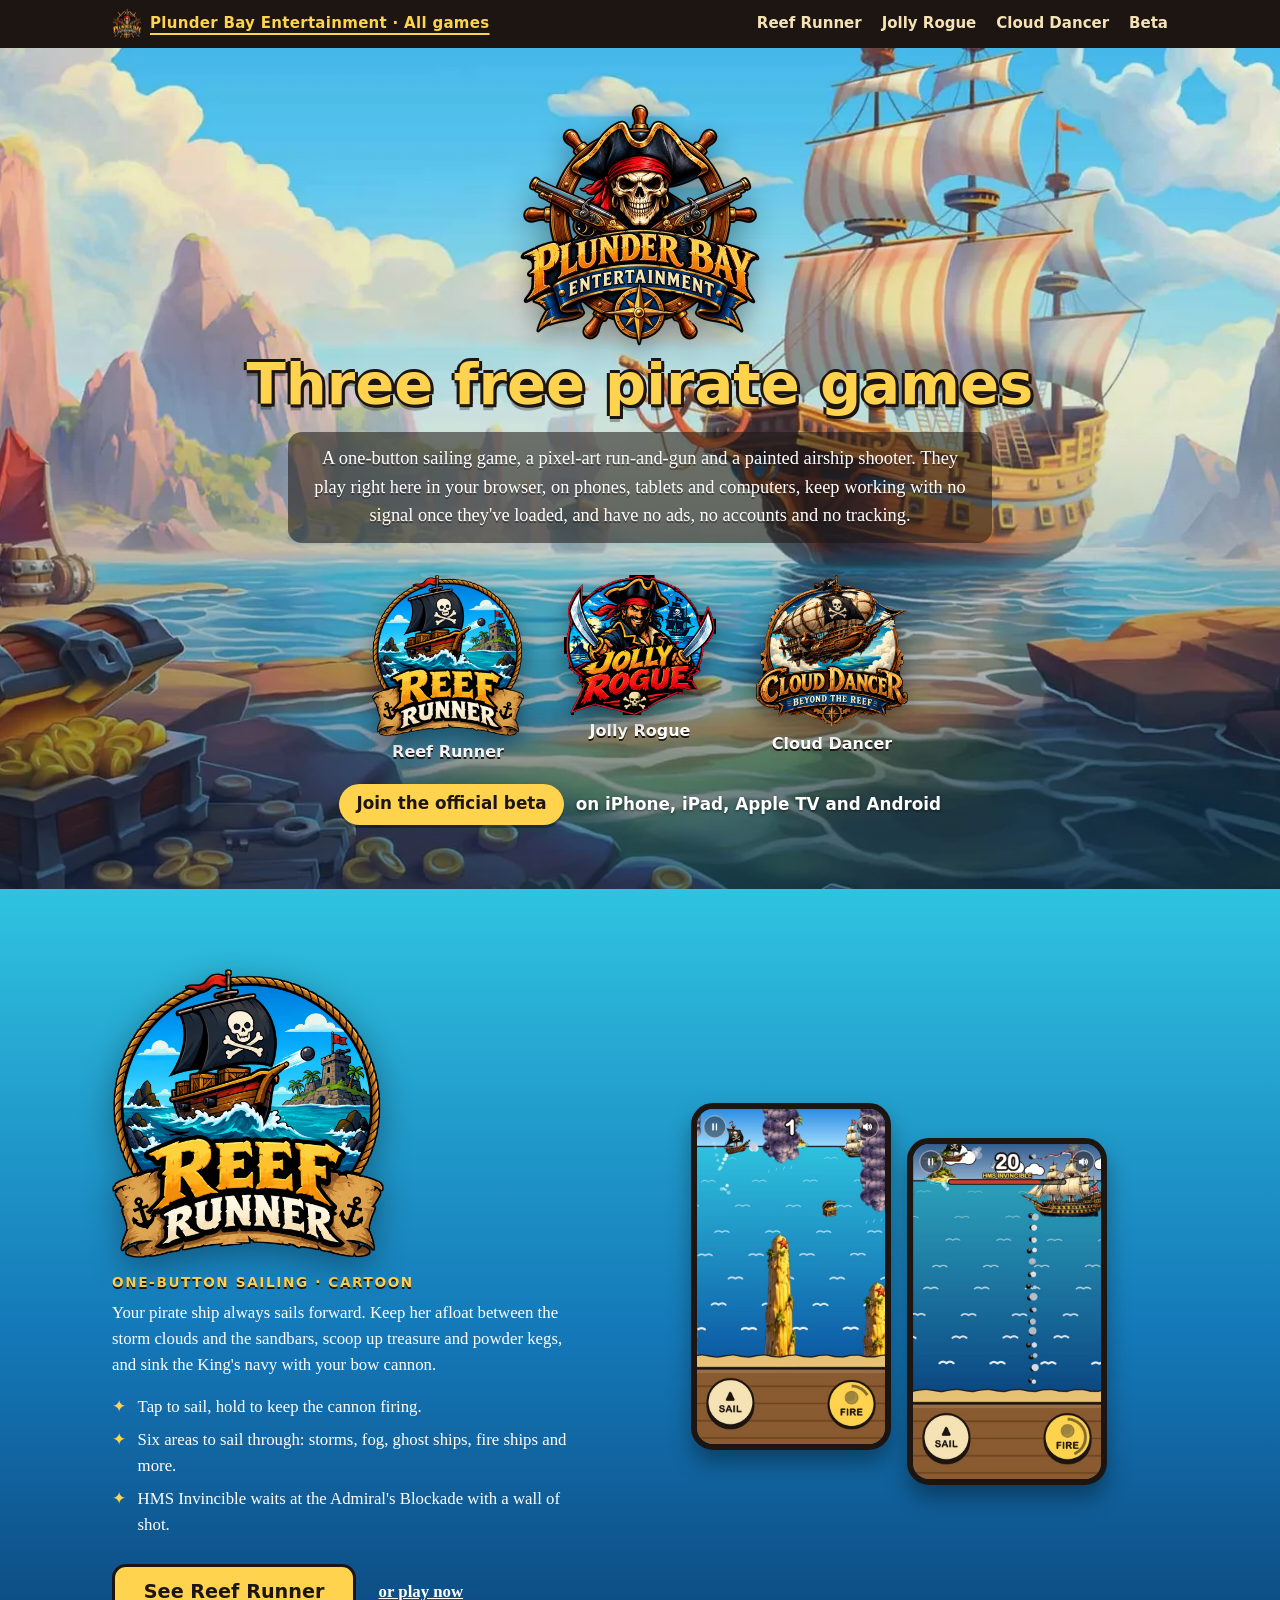
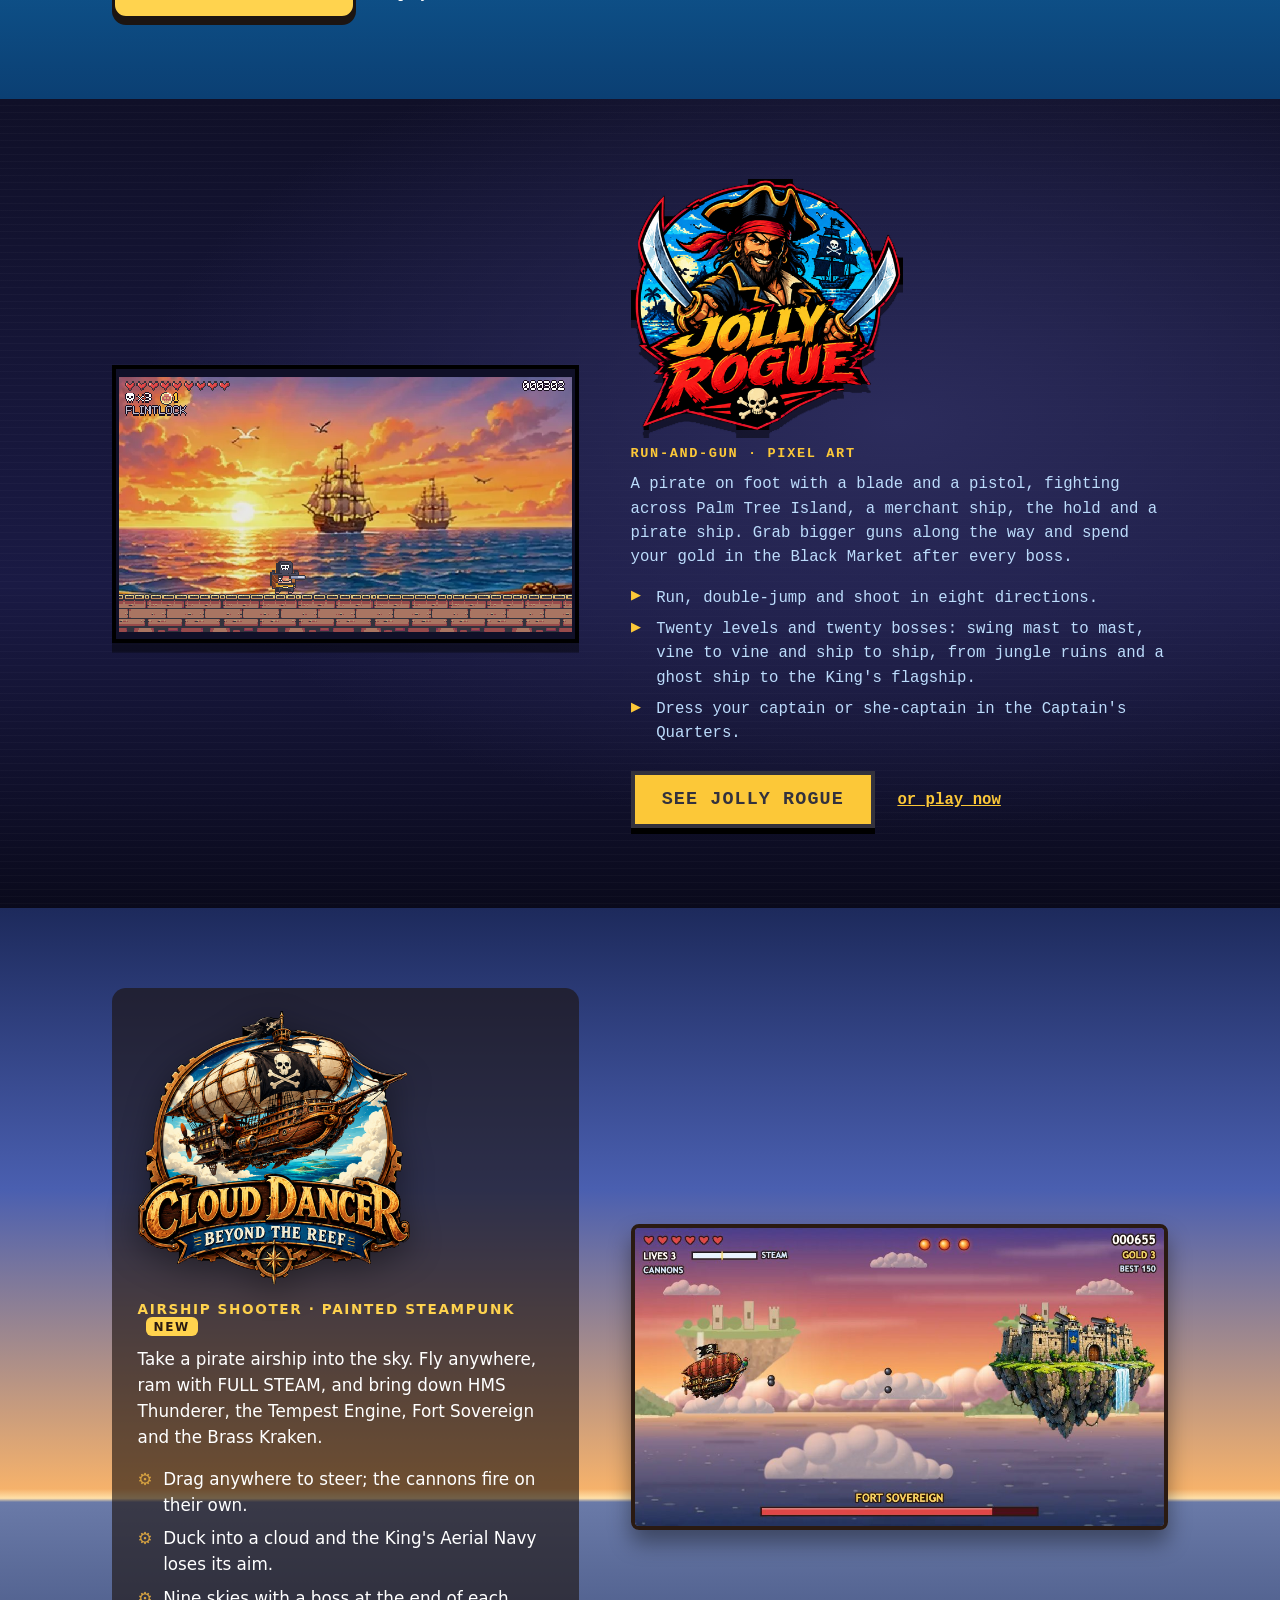
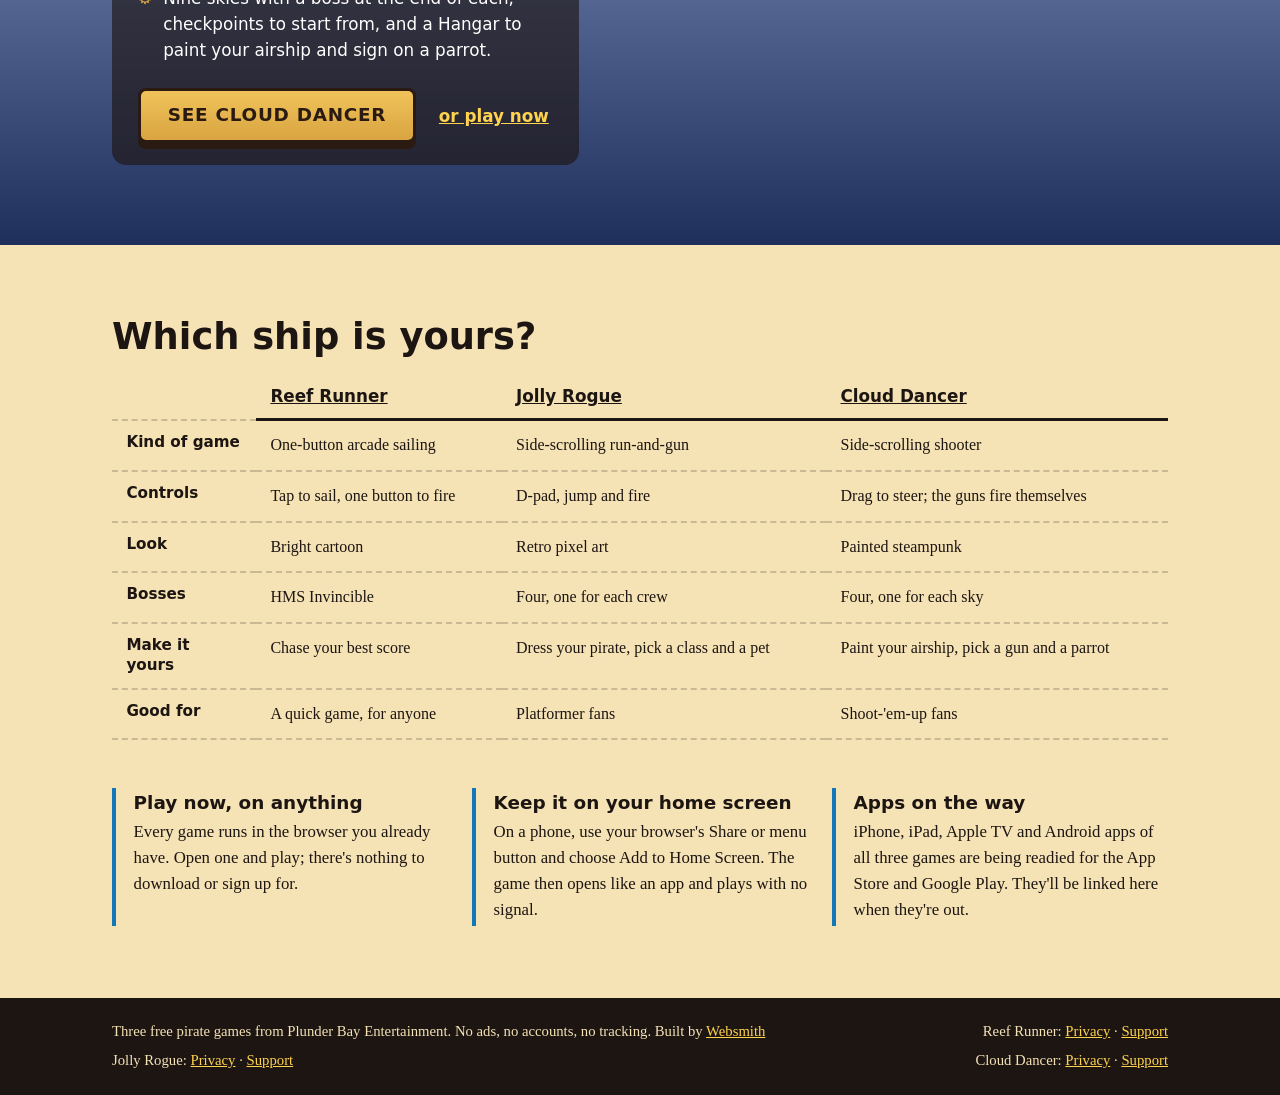
<file: index.html>
<!doctype html>
<html lang="en">
<head>
<meta charset="utf-8">
<meta name="viewport" content="width=device-width,initial-scale=1,viewport-fit=cover">
<title>Plunder Bay Entertainment: Reef Runner, Jolly Rogue &amp; Cloud Dancer, free pirate games</title>
<meta name="description" content="Three free pirate games from Plunder Bay Entertainment that play right in your browser: Reef Runner, one-button cartoon sailing; Jolly Rogue, a pixel-art run-and-gun; and Cloud Dancer, a painted steampunk airship shooter. No ads, no accounts, no tracking.">
<meta name="theme-color" content="#0b3f73">
<link rel="icon" type="image/png" sizes="32x32" href="plunder-bay-icon-32.png">
<link rel="apple-touch-icon" href="plunder-bay-icon-180.png">
<meta property="og:type" content="website">
<meta property="og:title" content="Plunder Bay Entertainment: Reef Runner, Jolly Rogue &amp; Cloud Dancer">
<meta property="og:site_name" content="Plunder Bay Entertainment">
<meta property="og:description" content="Three free pirate games. Pick your ship and set sail, right in your browser.">
<meta property="og:image" content="https://reefrunner.us/og-card.jpg">
<meta property="og:url" content="https://reefrunner.us/">
<link rel="canonical" href="https://reefrunner.us/">
<meta name="twitter:card" content="summary_large_image">
<style>
  /* The harbour: an introduction, then a section for each game in that game's own look (Reef
     Runner's sunny cartoon sea, Jolly Rogue's night-blue pixel art, Cloud Dancer's painted brass
     sky). Each section leads to the game's own page, where the details are and play begins. */
  :root {
    --ink: #1c1512;
    --gold: #ffd34e;
    --parch: #f5e2b5;
    --reef-sky: #2e8fe6; --reef-lagoon: #2fc3e0; --reef-sea: #1478b8; --reef-deep: #0b3f73;
    --jr-night: #101028; --jr-panel: #1c1c3c; --jr-gold: #fcc838; --jr-ink: #33323d; --jr-muted: #bcdcfc;
    --cd-brass: #d9a441; --cd-wood: #2a1a12;
    --display: "Arial Rounded MT Bold", "Trebuchet MS", "Verdana", system-ui, sans-serif;
    --body: "Iowan Old Style", "Palatino Linotype", Palatino, "Book Antiqua", Georgia, serif;
    --pixel: ui-monospace, "SF Mono", Menlo, Consolas, monospace;
    --sans: "Trebuchet MS", "Verdana", system-ui, sans-serif;
  }
  * { box-sizing: border-box; }
  html { -webkit-text-size-adjust: 100%; }
  body { margin: 0; background: var(--ink); color: #fff; font: 1.05rem/1.55 var(--body); }
  img { max-width: 100%; height: auto; display: block; }
  a:focus-visible { outline: 3px solid var(--gold); outline-offset: 4px; }
  .wrap { width: min(100% - 2rem, 66rem); margin-inline: auto; }
  .sr-only { position: absolute; width: 1px; height: 1px; overflow: hidden; clip: rect(0 0 0 0); white-space: nowrap; }

  /* ---------- the bar across the top (the same one is on every game's page) ---------- */
  .fleet { display: flex; flex-wrap: wrap; align-items: center; gap: 6px 20px; padding: 10px max(16px, calc((100% - 66rem) / 2));
    background: var(--ink); font: 600 15px/1.3 system-ui, -apple-system, "Segoe UI", sans-serif; }
  .fleet a { color: var(--parch); text-decoration: none; padding: 4px 0; }
  .fleet a:hover { color: var(--gold); }
  .fleet a[aria-current="page"] { color: var(--gold); text-decoration: underline; text-decoration-thickness: 2px; text-underline-offset: 5px; }
  .fleet .fleet-home { margin-right: auto; font-weight: 800; color: var(--gold); letter-spacing: .02em; display: inline-flex; align-items: center; gap: 8px; }
  .fleet .fleet-home img { width: 30px; height: auto; margin: -6px 0; }

  /* ---------- welcome ---------- */
  .beta-call { margin: 1.4rem 0 0; font: 700 1.05rem/1.4 var(--sans); color: #fff; text-shadow: 0 1px 3px rgba(0,0,0,.6); }
  .beta-call a { display: inline-block; margin-right: .35rem; padding: .55rem 1.1rem; border-radius: 999px; background: var(--gold); color: var(--ink);
    text-decoration: none; font-weight: 800; text-shadow: none; box-shadow: 0 3px 0 rgba(0,0,0,.3); }
  .beta-call a:hover { background: #fff; }
  .welcome {
    text-align: center; padding: clamp(2.5rem, 7vw, 4.5rem) 0 clamp(2.5rem, 6vw, 4rem);
    /* the painted harbour of Plunder Bay, darkened toward the bottom so the game logos stand out */
    background: linear-gradient(to bottom, rgba(11,40,80,.05) 0, rgba(11,40,80,.1) 45%, rgba(8,30,60,.55) 100%),
      var(--reef-deep) url(harbour.webp) center 40% / cover no-repeat;
  }
  .welcome .studio { width: clamp(9rem, 26vw, 15rem); margin: -1rem auto .6rem; filter: drop-shadow(0 .5rem .8rem rgba(0,0,0,.35)); }
  .welcome h1 { margin: 0; font: 900 clamp(2.2rem, 6vw, 3.6rem)/1.05 var(--display); color: var(--gold);
    text-shadow: 3px 0 var(--ink), -3px 0 var(--ink), 0 3px var(--ink), 0 -3px var(--ink), 3px 3px var(--ink), 0 6px 0 rgba(0,0,0,.3); }
  .welcome .lede { max-width: 44rem; margin: 1rem auto 0; padding: .7em 1.1em; border-radius: 14px;
    font-size: 1.15rem; background: rgba(28, 21, 18, .55); text-shadow: 0 2px 0 rgba(28, 21, 18, .5); }
  .ports { list-style: none; padding: 0; margin: 2rem auto 0; display: flex; justify-content: center; gap: clamp(.8rem, 4vw, 2.5rem); flex-wrap: wrap; }
  .ports a { display: grid; justify-items: center; gap: .35rem; color: #fff; text-decoration: none; font: 800 1rem/1.2 var(--display); text-shadow: 0 2px 0 var(--ink); }
  .ports img { width: clamp(6.5rem, 18vw, 9.5rem); filter: drop-shadow(0 .5rem .7rem rgba(0,0,0,.4)); transition: transform .15s; }
  .ports a:hover img { transform: translateY(-.3rem) rotate(-2deg); }

  /* ---------- a game ---------- */
  .game { padding: clamp(3rem, 7vw, 5rem) 0; scroll-margin-top: 1rem; }
  .game .wrap { display: grid; grid-template-columns: minmax(0, 1fr) minmax(0, 1.15fr); gap: clamp(1.5rem, 4vw, 3.5rem); align-items: center; }
  .game.flip .text { order: 2; }
  .game .logo { width: min(100%, 17rem); margin-bottom: 1rem; }
  .kind { margin: 0 0 .4rem; font: 800 .85rem/1.2 var(--sans); letter-spacing: .12em; text-transform: uppercase; }
  .game h2 { margin: 0; }
  .game p { margin: .6rem 0 0; }
  .game ul.facts { margin: 1rem 0 0; padding: 0; list-style: none; display: grid; gap: .45rem; }
  .game ul.facts li { padding-left: 1.6rem; position: relative; }
  .game ul.facts li::before { content: "✦"; position: absolute; left: 0; top: 0; }
  .actions { display: flex; flex-wrap: wrap; align-items: center; gap: .6rem 1.4rem; margin-top: 1.6rem; }
  .actions .play { font-weight: 700; }
  .see { display: inline-block; transition: transform .08s, box-shadow .08s; }
  .media img { width: 100%; }

  .reef { color: #fff; background: linear-gradient(to bottom, var(--reef-lagoon), var(--reef-sea) 55%, var(--reef-deep)); }
  .reef .logo { filter: drop-shadow(0 .6rem 1rem rgba(0,0,0,.35)); }
  .reef .kind { color: var(--gold); text-shadow: 0 2px 0 var(--ink); }
  .reef ul.facts li::before { color: var(--gold); }
  .reef .see { font: 900 1.2rem/1 var(--display); color: var(--ink); text-decoration: none; padding: .95rem 1.8rem;
    border: 3px solid var(--ink); border-radius: 14px; background: var(--gold); box-shadow: 0 6px 0 var(--ink); }
  .reef .play { color: #fff; }
  .reef .phones { display: grid; grid-template-columns: 1fr 1fr; gap: 1rem; max-width: 26rem; margin-inline: auto; }
  .reef .phones img { border: 6px solid var(--ink); border-radius: 22px; box-shadow: 0 .8rem 1.4rem rgba(0,0,0,.35); }
  .reef .phones img:last-child { margin-top: 2.2rem; }

  .jolly { color: #fcfcfc; font-family: var(--pixel); font-size: .98rem;
    background: radial-gradient(ellipse at 70% 40%, #2c2c5c 0, transparent 60%),
      repeating-linear-gradient(to bottom, transparent 0 6px, rgba(255,255,255,.025) 6px 7px),
      linear-gradient(to bottom, var(--jr-night), #1a1a44 60%, #0a0a1c); }
  .jolly .logo { filter: drop-shadow(0 .5rem 0 rgba(0,0,0,.45)); }
  .jolly .kind { color: var(--jr-gold); font-family: var(--pixel); }
  .jolly p, .jolly li { color: var(--jr-muted); }
  .jolly ul.facts li::before { color: var(--jr-gold); content: "▶"; font-size: .8em; top: .15em; }
  .jolly .see { font: 800 1.15rem/1 var(--pixel); letter-spacing: .06em; color: var(--jr-ink); text-decoration: none;
    padding: .95rem 1.7rem; border: 4px solid var(--jr-ink); background: var(--jr-gold); box-shadow: 0 6px 0 #000; }
  .jolly .play { color: var(--jr-gold); }
  /* the screenshot has dark bars at its sides; the frame crops them */
  .jolly .media img { aspect-ratio: 768 / 457; object-fit: cover; image-rendering: pixelated; border: 4px solid #000; box-shadow: 0 .6rem 0 rgba(0,0,0,.45); }

  .cloud { color: #fff; font-family: var(--sans);
    background: linear-gradient(to bottom, #1d2a5c 0, #4a5fb0 30%, #f6b26b 62%, #ffe0a8 63%, #6a7aa8 63.4%, #1f2f5c 100%); }
  .cloud .logo { filter: drop-shadow(0 .6rem 1rem rgba(0,0,0,.4)); }
  .cloud .kind { color: var(--gold); }
  .cloud .text { padding: 1.4rem 1.6rem; border-radius: 14px; background: rgba(28, 18, 14, .62); }
  .cloud ul.facts li::before { color: var(--cd-brass); content: "⚙"; }
  .cloud .see { font: 800 1.15rem/1 var(--sans); letter-spacing: .04em; color: var(--cd-wood); text-decoration: none;
    padding: .95rem 1.7rem; border: 3px solid var(--cd-wood); border-radius: 8px; background: linear-gradient(#f0c35a, var(--cd-brass)); box-shadow: 0 6px 0 var(--cd-wood); }
  .cloud .play { color: var(--gold); }
  .cloud .media img { border: 4px solid var(--cd-wood); border-radius: 8px; box-shadow: 0 .8rem 1.4rem rgba(0,0,0,.4); }
  .new { display: inline-block; margin-left: .5rem; padding: .15rem .5rem; border-radius: 6px; background: var(--gold); color: var(--cd-wood); font-size: .75rem; }
  .see:active { transform: translateY(4px); }

  /* ---------- comparison and phones ---------- */
  .parch { background: var(--parch); color: var(--ink); padding: clamp(3rem, 6vw, 4.5rem) 0; }
  .parch h2 { margin: 0 0 1rem; font: 900 clamp(1.7rem, 4vw, 2.3rem)/1.1 var(--display); }
  .compare { overflow-x: auto; }
  table { width: 100%; min-width: 40rem; border-collapse: collapse; font-size: 1rem; }
  th, td { text-align: left; padding: .75rem .9rem; vertical-align: top; border-bottom: 2px dashed rgba(28,21,18,.2); }
  thead th { font: 800 1.05rem/1.2 var(--display); border-bottom: 3px solid var(--ink); }
  thead th a { color: var(--ink); }
  tbody th { font: 800 .95rem/1.3 var(--display); width: 9rem; }
  .phone-play { display: grid; grid-template-columns: repeat(auto-fit, minmax(16rem, 1fr)); gap: 1.5rem; margin-top: 3rem; }
  .phone-play div { border-left: 4px solid var(--reef-sea); padding: .2rem 0 .2rem 1.1rem; }
  .phone-play h3 { margin: 0 0 .3rem; font: 800 1.15rem/1.2 var(--display); }
  .phone-play p { margin: 0; }

  footer { background: var(--ink); color: var(--parch); font-size: .92rem; padding: 1.4rem 0 calc(1.4rem + env(safe-area-inset-bottom)); }
  footer .wrap { display: flex; flex-wrap: wrap; justify-content: space-between; gap: .4rem 1.6rem; }
  footer p { margin: 0; }
  footer a { color: var(--gold); }

  @media (max-width: 760px) {
    .game .wrap { grid-template-columns: 1fr; }
    .game.flip .text { order: 0; }
    .game .logo { width: min(70%, 14rem); margin-inline: auto; }
    .reef .phones { max-width: 20rem; }
    /* a smaller harbour picture, framed on the ship, and the comparison fits the screen */
    .welcome { background: linear-gradient(to bottom, rgba(11,40,80,.05) 0, rgba(8,30,60,.6) 100%),
      var(--reef-deep) url(harbour-900.webp) 62% 40% / cover no-repeat; }
    table { min-width: 0; font-size: .85rem; }
    th, td { padding: .55rem .4rem; }
    tbody th { width: 5.4rem; font-size: .8rem; }
    thead th { font-size: .85rem; }
  }
  @media (prefers-reduced-motion: reduce) { .ports img, .see { transition: none; } }
</style>
</head>
<body>
<nav class="fleet" aria-label="All the games">
  <a class="fleet-home" href="./" aria-current="page"><img src="plunder-bay.webp" width="480" height="484" alt="">Plunder Bay Entertainment · All games</a>
  <a href="reef-runner/">Reef Runner</a>
  <a href="jolly-rogue/">Jolly Rogue</a>
  <a href="cloud-dancer/">Cloud Dancer</a>
  <a href="beta/">Beta</a>
</nav>

<header class="welcome">
  <div class="wrap">
    <img class="studio" src="plunder-bay.webp" width="480" height="484" alt="Plunder Bay Entertainment">
    <h1>Three free pirate games</h1>
    <p class="lede">A one-button sailing game, a pixel-art run-and-gun and a painted airship shooter.
      They play right here in your browser, on phones, tablets and computers, keep working with no
      signal once they've loaded, and have no ads, no accounts and no tracking.</p>
    <ul class="ports" aria-label="Jump to a game">
      <li><a href="#reef"><img src="logo-1024.webp" width="1024" height="1088" alt="">Reef Runner</a></li>
      <li><a href="#jolly"><img src="jolly-rogue/logo.png" width="480" height="443" alt="">Jolly Rogue</a></li>
      <li><a href="#cloud"><img src="cloud-dancer/logo.png" width="480" height="484" alt="">Cloud Dancer</a></li>
    </ul>
    <p class="beta-call"><a href="beta/">Join the official beta</a> on iPhone, iPad, Apple TV and Android</p>
  </div>
</header>

<main>
  <section class="game reef" id="reef" aria-labelledby="reef-title">
    <div class="wrap">
      <div class="text">
        <img class="logo" src="logo-1024.webp" width="1024" height="1088" alt="">
        <p class="kind">One-button sailing · Cartoon</p>
        <h2 id="reef-title" class="sr-only">Reef Runner</h2>
        <p>Your pirate ship always sails forward. Keep her afloat between the storm clouds and the
          sandbars, scoop up treasure and powder kegs, and sink the King's navy with your bow cannon.</p>
        <ul class="facts">
          <li>Tap to sail, hold to keep the cannon firing.</li>
          <li>Six areas to sail through: storms, fog, ghost ships, fire ships and more.</li>
          <li>HMS Invincible waits at the Admiral's Blockade with a wall of shot.</li>
        </ul>
        <div class="actions">
          <a class="see" href="reef-runner/">See Reef Runner</a>
          <a class="play" href="play/">or play now</a>
        </div>
      </div>
      <div class="media phones">
        <img src="reef-runner/img/frigate.jpg" width="540" height="960" loading="lazy" alt="Reef Runner on a phone: the pirate ship sailing between sandbars toward a British frigate.">
        <img src="reef-runner/img/broadside.jpg" width="540" height="960" loading="lazy" alt="HMS Invincible firing a wall of cannonballs at the pirate ship.">
      </div>
    </div>
  </section>

  <section class="game jolly flip" id="jolly" aria-labelledby="jolly-title">
    <div class="wrap">
      <div class="text">
        <img class="logo" src="jolly-rogue/logo.png" width="480" height="443" alt="">
        <p class="kind">Run-and-gun · Pixel art</p>
        <h2 id="jolly-title" class="sr-only">Jolly Rogue</h2>
        <p>A pirate on foot with a blade and a pistol, fighting across Palm Tree Island, a merchant
          ship, the hold and a pirate ship. Grab bigger guns along the way and spend your gold in the
          Black Market after every boss.</p>
        <ul class="facts">
          <li>Run, double-jump and shoot in eight directions.</li>
          <li>Twenty levels and twenty bosses: swing mast to mast, vine to vine and ship to ship, from jungle ruins and a ghost ship to the King's flagship.</li>
          <li>Dress your captain or she-captain in the Captain's Quarters.</li>
        </ul>
        <div class="actions">
          <a class="see" href="jolly-rogue/">SEE JOLLY ROGUE</a>
          <a class="play" href="jolly-rogue/play/">or play now</a>
        </div>
      </div>
      <div class="media">
        <img src="jolly-rogue/img/town.png" width="960" height="457" loading="lazy" alt="Jolly Rogue: the captain on a merchant ship's deck facing the Red Hands crew, with gun pickups overhead.">
      </div>
    </div>
  </section>

  <section class="game cloud" id="cloud" aria-labelledby="cloud-title">
    <div class="wrap">
      <div class="text">
        <img class="logo" src="cloud-dancer/logo.png" width="480" height="484" alt="">
        <p class="kind">Airship shooter · Painted steampunk <span class="new">NEW</span></p>
        <h2 id="cloud-title" class="sr-only">Cloud Dancer: Beyond the Reef</h2>
        <p>Take a pirate airship into the sky. Fly anywhere, ram with FULL STEAM, and bring down HMS
          Thunderer, the Tempest Engine, Fort Sovereign and the Brass Kraken.</p>
        <ul class="facts">
          <li>Drag anywhere to steer; the cannons fire on their own.</li>
          <li>Duck into a cloud and the King's Aerial Navy loses its aim.</li>
          <li>Nine skies with a boss at the end of each, checkpoints to start from, and a Hangar to paint your airship and sign on a parrot.</li>
        </ul>
        <div class="actions">
          <a class="see" href="cloud-dancer/">SEE CLOUD DANCER</a>
          <a class="play" href="cloud-dancer/play/">or play now</a>
        </div>
      </div>
      <div class="media">
        <img src="cloud-dancer/img/forts.jpg" width="960" height="540" loading="lazy" alt="Cloud Dancer: the painted pirate airship facing Fort Sovereign, a stone fortress on a floating rock with a waterfall, in a sunset sky.">
      </div>
    </div>
  </section>

  <section class="parch" aria-labelledby="compare">
    <div class="wrap">
      <h2 id="compare">Which ship is yours?</h2>
      <div class="compare">
        <table>
          <thead>
            <tr><td></td><th scope="col"><a href="reef-runner/">Reef Runner</a></th><th scope="col"><a href="jolly-rogue/">Jolly Rogue</a></th><th scope="col"><a href="cloud-dancer/">Cloud Dancer</a></th></tr>
          </thead>
          <tbody>
            <tr><th scope="row">Kind of game</th><td>One-button arcade sailing</td><td>Side-scrolling run-and-gun</td><td>Side-scrolling shooter</td></tr>
            <tr><th scope="row">Controls</th><td>Tap to sail, one button to fire</td><td>D-pad, jump and fire</td><td>Drag to steer; the guns fire themselves</td></tr>
            <tr><th scope="row">Look</th><td>Bright cartoon</td><td>Retro pixel art</td><td>Painted steampunk</td></tr>
            <tr><th scope="row">Bosses</th><td>HMS Invincible</td><td>Four, one for each crew</td><td>Four, one for each sky</td></tr>
            <tr><th scope="row">Make it yours</th><td>Chase your best score</td><td>Dress your pirate, pick a class and a pet</td><td>Paint your airship, pick a gun and a parrot</td></tr>
            <tr><th scope="row">Good for</th><td>A quick game, for anyone</td><td>Platformer fans</td><td>Shoot-'em-up fans</td></tr>
          </tbody>
        </table>
      </div>

      <div class="phone-play">
        <div>
          <h3>Play now, on anything</h3>
          <p>Every game runs in the browser you already have. Open one and play; there's nothing to
            download or sign up for.</p>
        </div>
        <div>
          <h3>Keep it on your home screen</h3>
          <p>On a phone, use your browser's Share or menu button and choose Add to Home Screen. The
            game then opens like an app and plays with no signal.</p>
        </div>
        <div>
          <h3>Apps on the way</h3>
          <p>iPhone, iPad, Apple TV and Android apps of all three games are being readied for the App Store
            and Google Play. They'll be linked here when they're out.</p>
        </div>
      </div>
    </div>
  </section>
</main>

<footer>
  <div class="wrap">
    <p>Three free pirate games from Plunder Bay Entertainment. No ads, no accounts, no tracking. Built by <a href="https://websmithtx.com/">Websmith</a></p>
    <p>Reef Runner: <a href="privacy/">Privacy</a> · <a href="support/">Support</a></p>
    <p>Jolly Rogue: <a href="jolly-rogue/privacy/">Privacy</a> · <a href="jolly-rogue/support/">Support</a></p>
    <p>Cloud Dancer: <a href="cloud-dancer/privacy/">Privacy</a> · <a href="cloud-dancer/support/">Support</a></p>
  </div>
</footer>
</body>
</html>
</file>
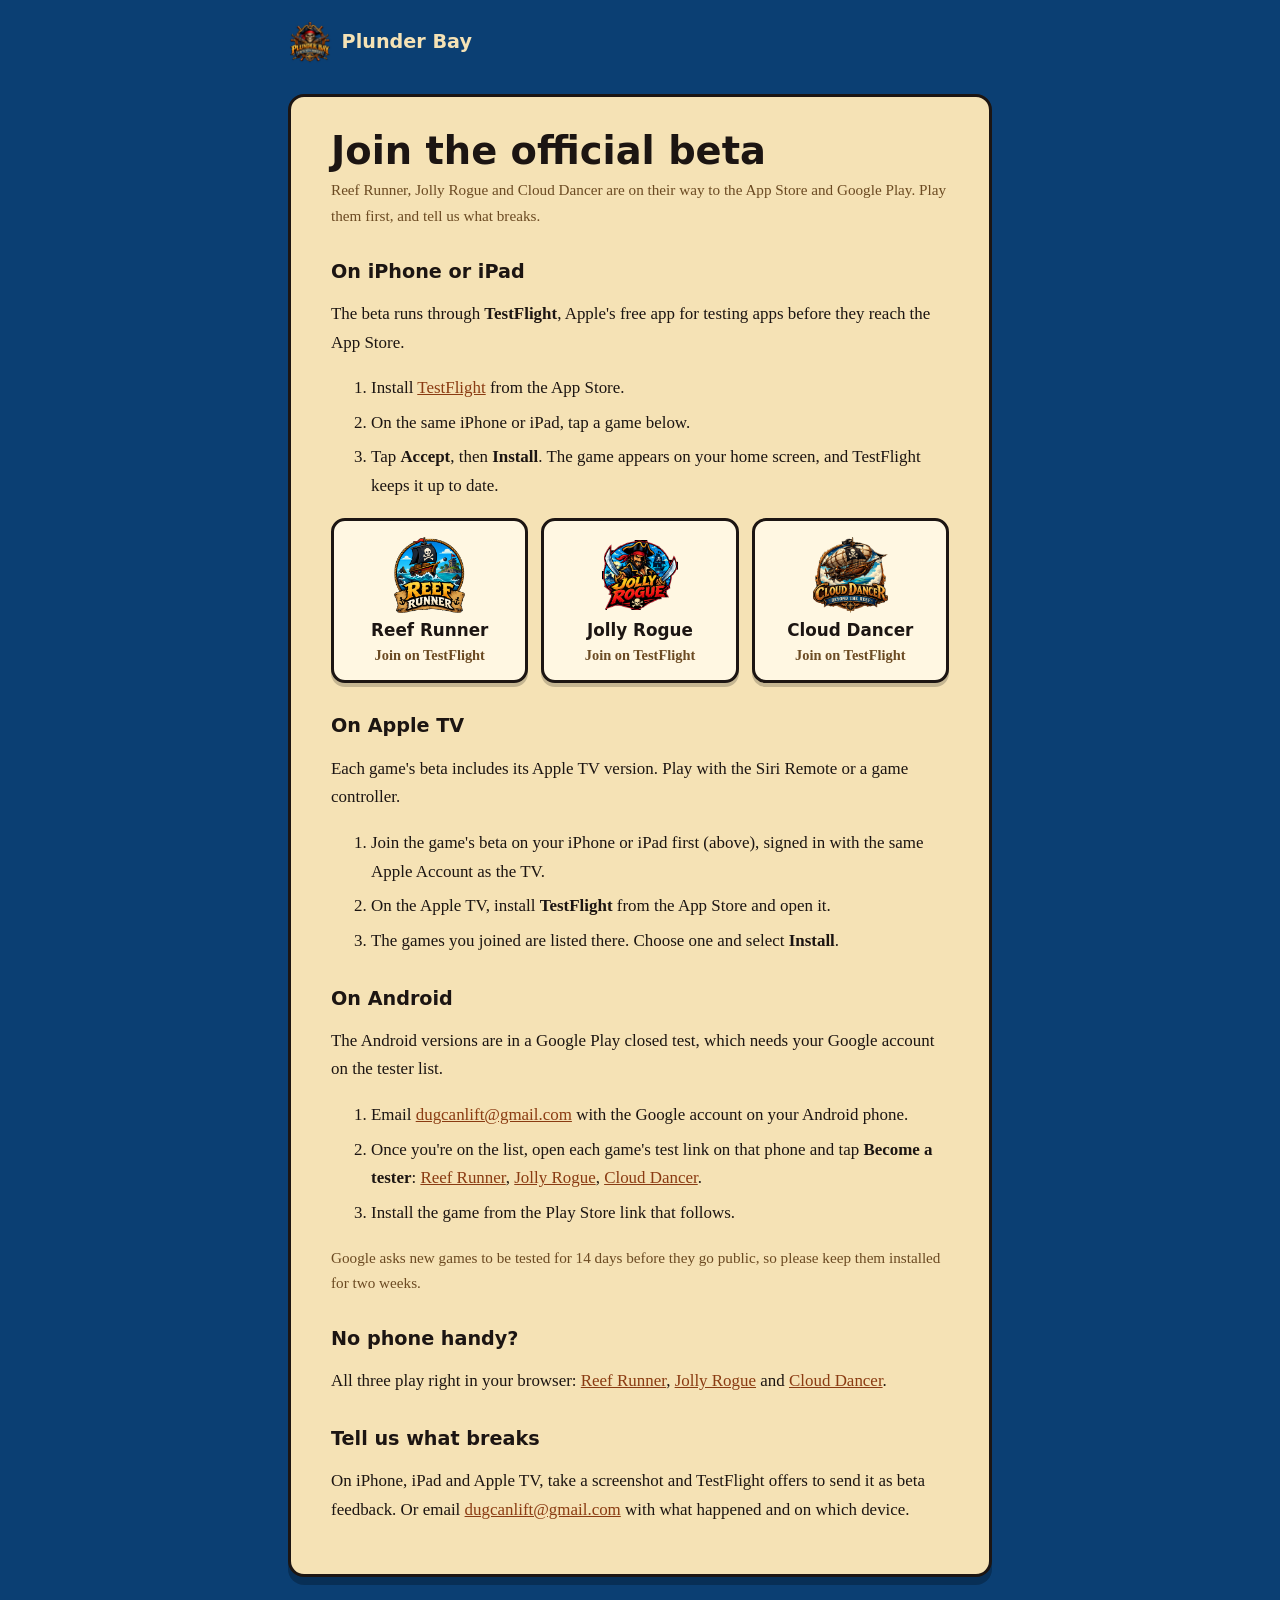
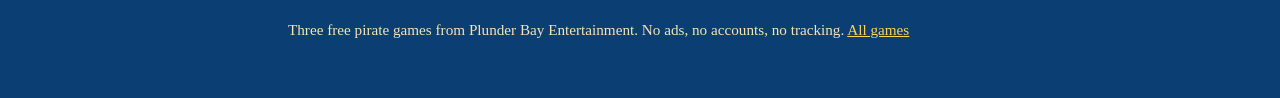
<file: beta/index.html>
<!doctype html>
<html lang="en">
<head>
<meta charset="utf-8">
<meta name="viewport" content="width=device-width,initial-scale=1">
<title>Join the official beta: Reef Runner, Jolly Rogue &amp; Cloud Dancer</title>
<meta name="description" content="Join the official beta of the three Plunder Bay games on iPhone, iPad and Apple TV through Apple's free TestFlight app, or on Android through the Google Play test.">
<link rel="icon" type="image/png" sizes="32x32" href="../plunder-bay-icon-32.png">
<link rel="canonical" href="https://reefrunner.us/beta/">
<link rel="stylesheet" href="../doc.css">
<style>
  /* The beta page: doc.css's parchment card, with a row of game buttons. */
  .games { list-style: none; padding: 0; margin: 1rem 0 0; display: grid; grid-template-columns: repeat(auto-fit, minmax(11rem, 1fr)); gap: .8rem; }
  .games a { display: flex; flex-direction: column; align-items: center; gap: .45rem; padding: 1rem .6rem; border: 3px solid var(--ink); border-radius: 14px;
    background: #fff7e2; color: var(--ink); text-decoration: none; text-align: center; font: 900 1.05rem/1.2 var(--display); box-shadow: 0 4px 0 rgba(0,0,0,.2); }
  .games a:hover { background: var(--gold); }
  .games img { width: 76px; height: 76px; object-fit: contain; }
  .games span { font: 600 .9rem/1.2 var(--body); color: #6b4a22; }
  .games a:hover span { color: var(--ink); }
  ol li { margin-bottom: .35rem; }
  .note { font-size: .95rem; color: #6b4a22; }
</style>
</head>
<body>
<header><div class="wrap"><a href="../"><img src="../plunder-bay-icon-180.png" alt="">Plunder Bay</a></div></header>
<div class="wrap">
<main>
  <h1>Join the official beta</h1>
  <p class="updated">Reef Runner, Jolly Rogue and Cloud Dancer are on their way to the App Store and Google Play. Play them first, and tell us what breaks.</p>

  <h2>On iPhone or iPad</h2>
  <p>The beta runs through <b>TestFlight</b>, Apple's free app for testing apps before they reach the App Store.</p>
  <ol>
    <li>Install <a href="https://apps.apple.com/app/testflight/id899247664">TestFlight</a> from the App Store.</li>
    <li>On the same iPhone or iPad, tap a game below.</li>
    <li>Tap <b>Accept</b>, then <b>Install</b>. The game appears on your home screen, and TestFlight keeps it up to date.</li>
  </ol>
  <ul class="games" aria-label="Join a game's beta on TestFlight">
    <li><a href="https://testflight.apple.com/join/yEwfWzbc"><img src="../logo-1024.webp" width="1024" height="1088" alt="">Reef Runner<span>Join on TestFlight</span></a></li>
    <li><a href="https://testflight.apple.com/join/Ynyfr7bS"><img src="../jolly-rogue/logo.png" width="480" height="443" alt="">Jolly Rogue<span>Join on TestFlight</span></a></li>
    <li><a href="https://testflight.apple.com/join/rZFkVMvg"><img src="../cloud-dancer/logo.png" width="480" height="484" alt="">Cloud Dancer<span>Join on TestFlight</span></a></li>
  </ul>

  <h2>On Apple TV</h2>
  <p>Each game's beta includes its Apple TV version. Play with the Siri Remote or a game controller.</p>
  <ol>
    <li>Join the game's beta on your iPhone or iPad first (above), signed in with the same Apple Account as the TV.</li>
    <li>On the Apple TV, install <b>TestFlight</b> from the App Store and open it.</li>
    <li>The games you joined are listed there. Choose one and select <b>Install</b>.</li>
  </ol>

  <h2>On Android</h2>
  <p>The Android versions are in a Google Play closed test, which needs your Google account on the tester list.</p>
  <ol>
    <li>Email <a href="mailto:dugcanlift@gmail.com?subject=Plunder%20Bay%20Android%20beta">dugcanlift@gmail.com</a> with the Google account on your Android phone.</li>
    <li>Once you're on the list, open each game's test link on that phone and tap <b>Become a tester</b>:
      <a href="https://play.google.com/apps/testing/us.reefrunner.game">Reef Runner</a>,
      <a href="https://play.google.com/apps/testing/us.reefrunner.jollyrogue">Jolly Rogue</a>,
      <a href="https://play.google.com/apps/testing/us.reefrunner.clouddancer">Cloud Dancer</a>.</li>
    <li>Install the game from the Play Store link that follows.</li>
  </ol>
  <p class="note">Google asks new games to be tested for 14 days before they go public, so please keep them installed for two weeks.</p>

  <h2>No phone handy?</h2>
  <p>All three play right in your browser: <a href="../play/">Reef Runner</a>, <a href="../jolly-rogue/play/">Jolly Rogue</a> and <a href="../cloud-dancer/play/">Cloud Dancer</a>.</p>

  <h2>Tell us what breaks</h2>
  <p>On iPhone, iPad and Apple TV, take a screenshot and TestFlight offers to send it as beta feedback. Or email <a href="mailto:dugcanlift@gmail.com">dugcanlift@gmail.com</a> with what happened and on which device.</p>
</main>
</div>
<footer><div class="wrap"><p>Three free pirate games from Plunder Bay Entertainment. No ads, no accounts, no tracking. <a href="../">All games</a></p></div></footer>
</body>
</html>
</file>
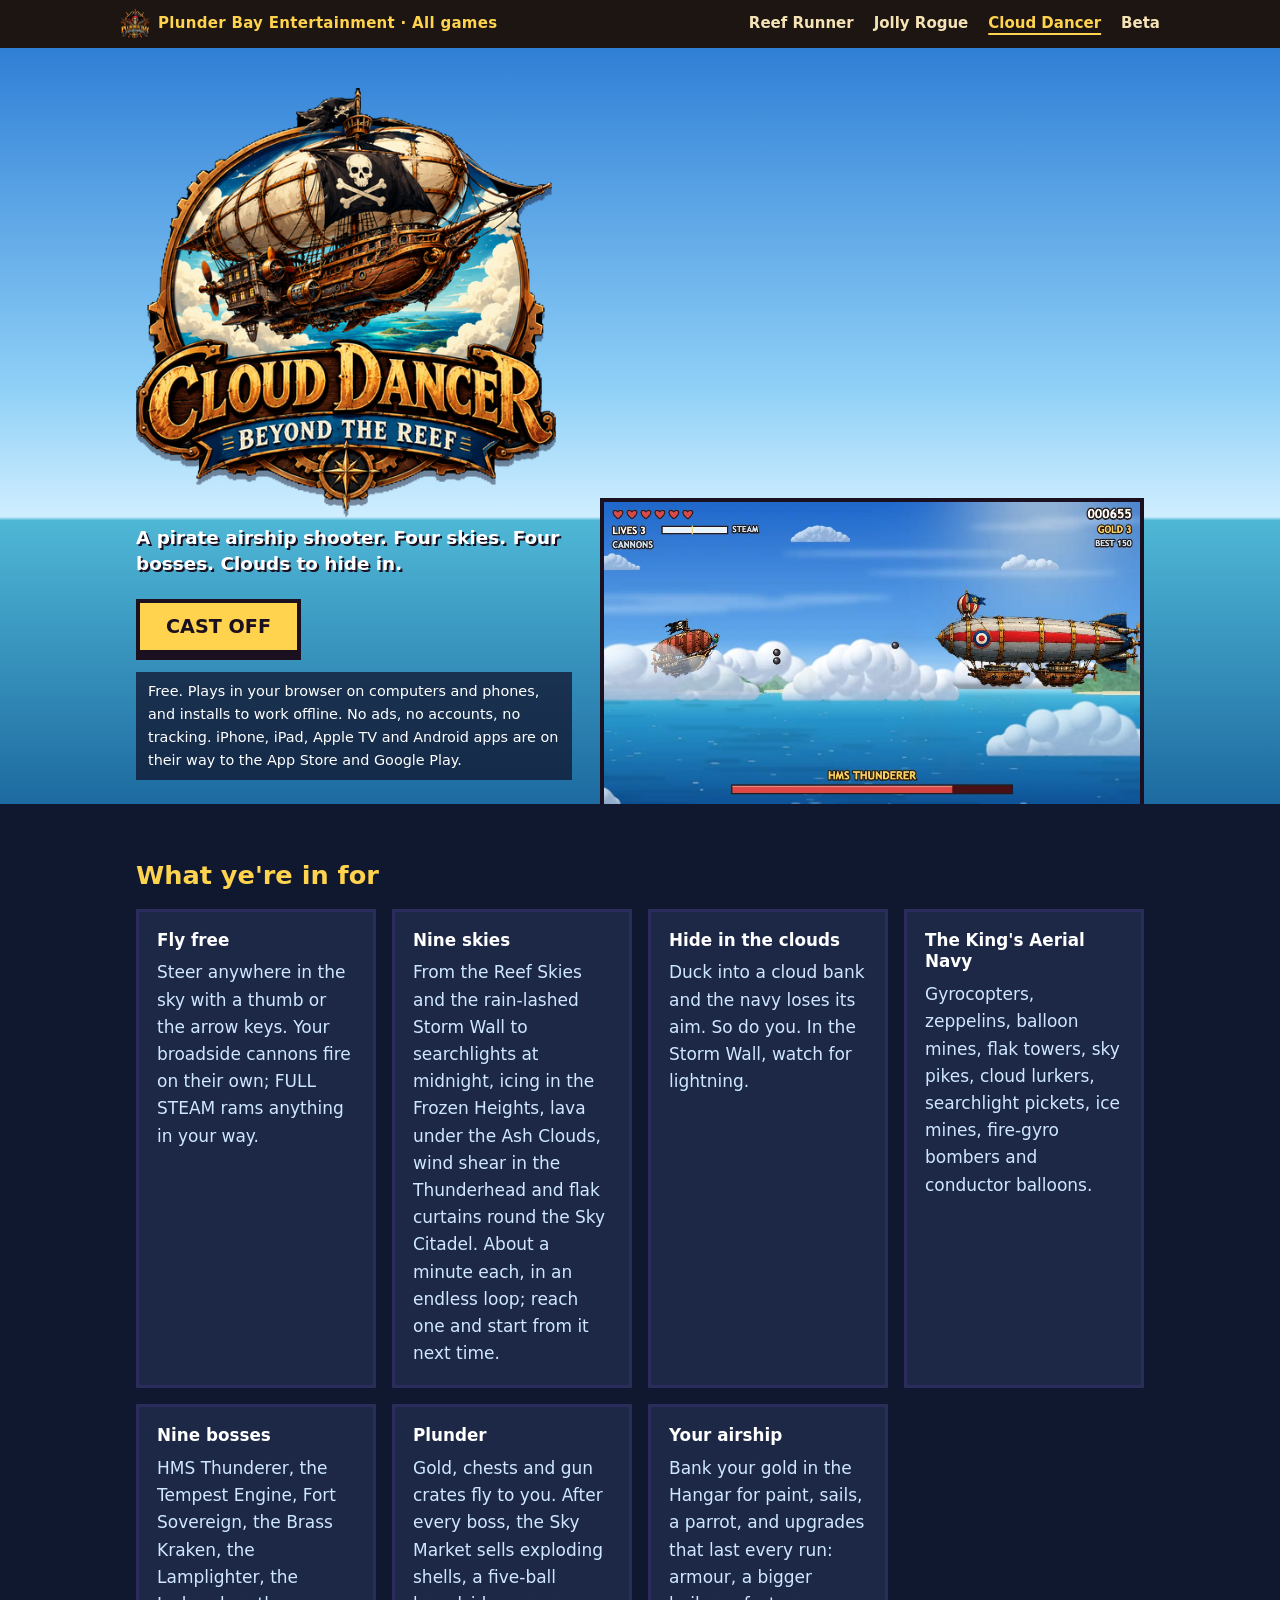
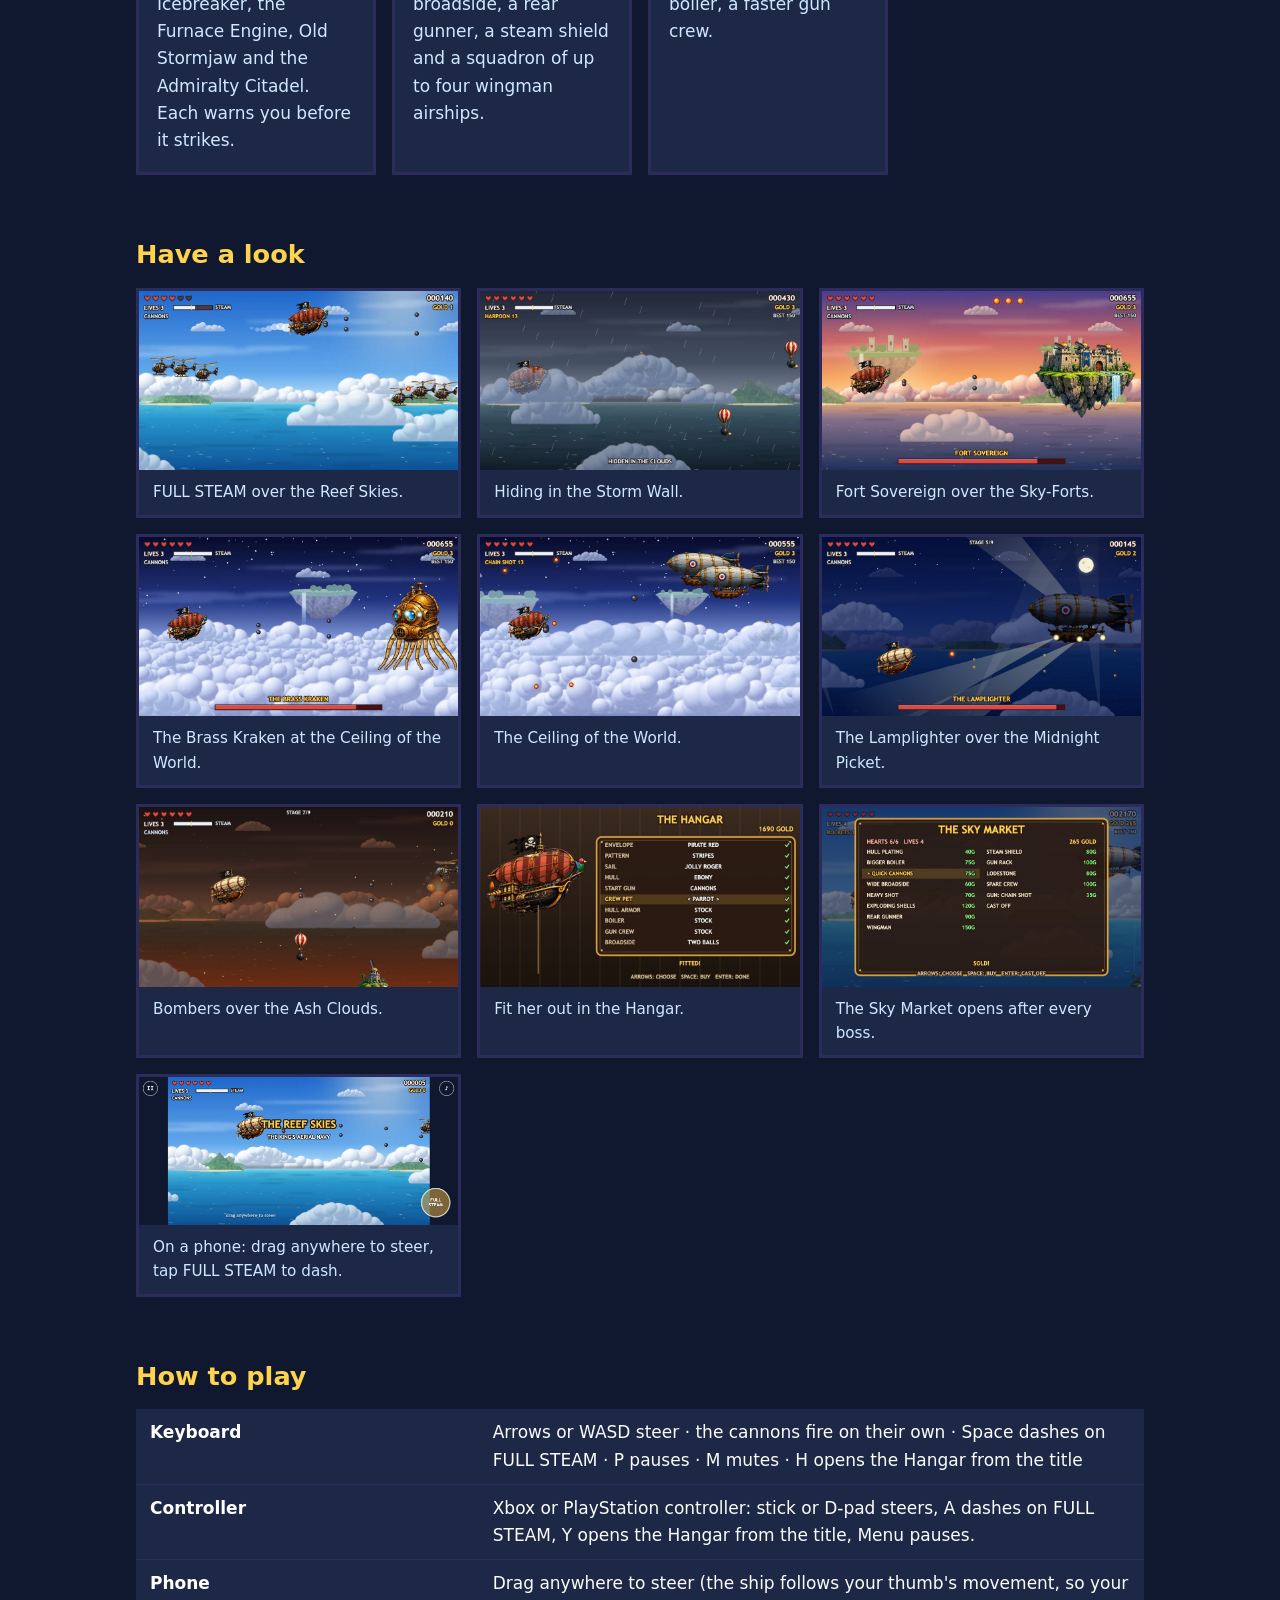
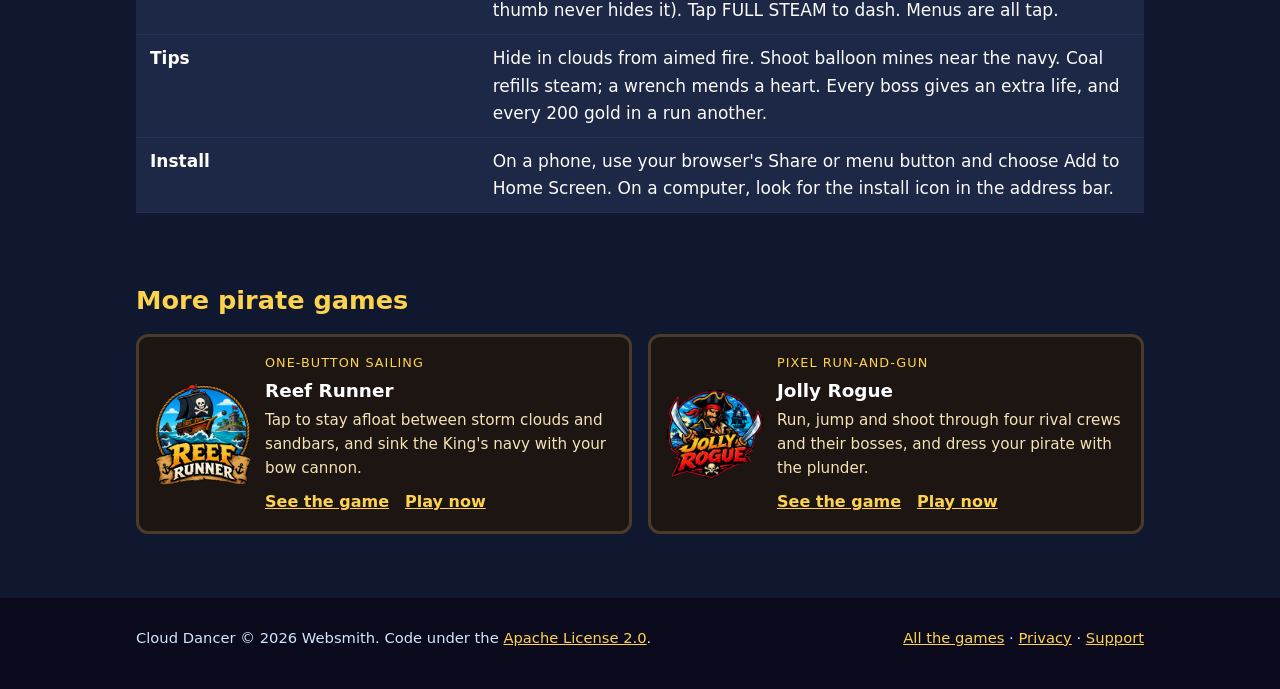
<file: cloud-dancer/index.html>
<!doctype html>
<html lang="en">
<head>
<meta charset="utf-8">
<meta name="viewport" content="width=device-width, initial-scale=1">
<title>Cloud Dancer: a pirate airship shooter</title>
<meta name="description" content="Steer the Cloud Dancer, a steampunk pirate airship, through nine skies and broadside the King's Aerial Navy. Free; plays in your browser, on your phone, and offline.">
<meta name="theme-color" content="#2f7fd6">
<link rel="icon" type="image/png" href="favicon-32.png">
<link rel="apple-touch-icon" href="apple-touch-icon.png">
<meta property="og:title" content="Cloud Dancer: Beyond the Reef">
<meta property="og:description" content="A free steampunk pirate airship shooter. Nine skies, nine bosses, one cloud to hide in.">
<meta property="og:image" content="https://reefrunner.us/cloud-dancer/img/boss.jpg">
<style>
  :root {
    --bg: #10182f; --panel: #1c2846; --ink: #fcfcfc; --muted: #cfe8ff; --gold: #ffd34e;
    --red: #d82838; --sea: #3c8cec; --wood: #4a2e14;
    --pixel: "Trebuchet MS", "Verdana", system-ui, sans-serif;
  }
  * { box-sizing: border-box; }
  html, body { margin: 0; background: var(--bg); color: var(--ink); }
  body { font: 17px/1.6 system-ui, -apple-system, "Segoe UI", sans-serif; }
  a { color: var(--gold); }
  a:focus-visible, .btn:focus-visible { outline: 3px solid var(--gold); outline-offset: 3px; }
  .wrap { max-width: 1040px; margin: 0 auto; padding: 0 16px; }
  img { max-width: 100%; height: auto; display: block; }

  header { background: linear-gradient(#2f7fd6 0, #8fd0f7 45%, #cfeeff 62%, #4fb7d6 62.5%, #1d6aa0 100%); padding: 40px 0 0; }
  .hero { display: grid; grid-template-columns: 1fr 1.25fr; gap: 28px; align-items: end; }
  .logo { image-rendering: auto; width: min(100%, 420px); filter: drop-shadow(0 6px 0 rgba(16,16,40,.45)); }
  h1 { font: 900 clamp(2.6rem, 7vw, 4.4rem)/1 var(--pixel); margin: 0; letter-spacing: .04em;
    color: var(--gold); text-shadow: 4px 0 #1b1020, -4px 0 #1b1020, 0 4px #1b1020, 0 -4px #1b1020, 4px 4px #1b1020; }
  .tag { font: 700 1.15rem/1.4 var(--pixel); margin: 14px 0 22px; color: #fff; text-shadow: 2px 2px #1b1020; }
  .btn { display: inline-block; font: 800 1.2rem/1 var(--pixel); text-decoration: none; color: #1b1020;
    background: var(--gold); border: 4px solid #1b1020; padding: 14px 26px; box-shadow: 0 6px 0 #1b1020; }
  .btn:hover { filter: brightness(1.08); }
  .btn:active { transform: translateY(4px); box-shadow: 0 2px 0 #1b1020; }
  .note { font-size: .9rem; color: #fff; margin: 18px 0 24px; padding: 8px 12px; background: rgba(16,16,40,.72); max-width: 34rem; }
  .hero figure { margin: 0; }
  .hero figure img { border: 4px solid #1b1020; border-bottom: 0; width: 100%; }

  section.wrap { padding-top: 56px; padding-bottom: 8px; }
  h2 { font: 800 1.6rem/1.2 var(--pixel); color: var(--gold); margin: 0 0 18px; }
  .grid { display: grid; grid-template-columns: repeat(auto-fit, minmax(220px, 1fr)); gap: 16px; }
  .card { background: var(--panel); border: 3px solid #2c2c5c; padding: 18px; }
  .card h3 { font: 800 1.05rem/1.3 var(--pixel); margin: 0 0 8px; color: #fff; }
  .card p { margin: 0; color: var(--muted); }
  .shots { display: grid; grid-template-columns: repeat(auto-fit, minmax(300px, 1fr)); gap: 16px; }
  .shots figure { margin: 0; background: var(--panel); border: 3px solid #2c2c5c; }
  .shots figcaption { padding: 10px 14px; color: var(--muted); font-size: .95rem; }
  table { border-collapse: collapse; width: 100%; background: var(--panel); }
  th, td { text-align: left; padding: 10px 14px; border-bottom: 1px solid #2c2c5c; vertical-align: top; }
  th { font-family: var(--pixel); color: #fff; width: 34%; }
  footer { margin-top: 64px; padding: 28px 0 40px; background: #0a0a1c; color: var(--muted); font-size: .92rem; }
  footer .wrap { display: flex; flex-wrap: wrap; gap: 8px 28px; justify-content: space-between; }
  footer p { margin: 0; }
  @media (max-width: 760px) {
    .hero { grid-template-columns: 1fr; }
    header { padding-top: 28px; }
  }

  /* reefrunner.us: the bar across every game page, and the other games at the bottom */
  .fleet { display: flex; flex-wrap: wrap; align-items: center; gap: 6px 20px; padding: 10px max(16px, calc((100% - 1040px) / 2));
    background: #1c1512; font: 600 15px/1.3 system-ui, -apple-system, "Segoe UI", sans-serif; position: relative; z-index: 5; }
  .fleet a { color: #f5e2b5; text-decoration: none; padding: 4px 0; }
  .fleet a:hover { color: #ffd34e; }
  .fleet a[aria-current="page"] { color: #ffd34e; text-decoration: underline; text-decoration-thickness: 2px; text-underline-offset: 5px; }
  .fleet .fleet-home { margin-right: auto; font-weight: 800; color: #ffd34e; letter-spacing: .02em; display: inline-flex; align-items: center; gap: 8px; }
  .fleet .fleet-home img { width: 30px; height: auto; margin: -6px 0; }
  .fleet-more { max-width: 1040px; margin: 64px auto 0; padding: 0 16px; font: 16px/1.55 system-ui, -apple-system, "Segoe UI", sans-serif; }
  .fleet-more h2 { font: 800 1.6rem/1.2 system-ui, -apple-system, "Segoe UI", sans-serif; color: #ffd34e; margin: 0 0 18px; }
  .fleet-more .fleet-cards { display: grid; grid-template-columns: repeat(auto-fit, minmax(260px, 1fr)); gap: 16px; }
  .fleet-more .fleet-card { display: grid; grid-template-columns: 96px 1fr; gap: 14px; align-items: center; padding: 16px;
    background: #1c1512; border: 3px solid #4a3a2c; border-radius: 12px; color: #f5e2b5; }
  .fleet-more .fleet-card img { width: 96px; height: auto; display: block; }
  .fleet-more .fleet-card h3 { margin: 0; font-size: 1.15rem; color: #fff; }
  .fleet-more .fleet-card .fleet-kind { margin: 0 0 4px; font-size: .8rem; letter-spacing: .08em; text-transform: uppercase; color: #ffd34e; }
  .fleet-more .fleet-card p { margin: 4px 0 10px; font-size: .95rem; }
  .fleet-more .fleet-card a { color: #ffd34e; font-weight: 700; margin-right: 16px; }
</style>
</head>
<body>
<nav class="fleet" aria-label="All the games">
  <a class="fleet-home" href="../"><img src="../plunder-bay.webp" width="480" height="484" alt="">Plunder Bay Entertainment · All games</a>
  <a href="../reef-runner/">Reef Runner</a>
  <a href="../jolly-rogue/">Jolly Rogue</a>
  <a href="../cloud-dancer/" aria-current="page">Cloud Dancer</a>
  <a href="../beta/">Beta</a>
</nav>
<header>
  <div class="wrap hero">
    <div>
      <h1><img class="logo" src="logo.png" alt="Cloud Dancer: Beyond the Reef" width="480" height="484"></h1>
      <p class="tag">A pirate airship shooter. Four skies. Four bosses. Clouds to hide in.</p>
      <a class="btn" href="play/">CAST OFF</a>
      <p class="note">Free. Plays in your browser on computers and phones, and installs to work offline.
        No ads, no accounts, no tracking. iPhone, iPad, Apple TV and Android apps are on their way to the App Store and Google Play.</p>
    </div>
    <figure><img src="img/boss.jpg" width="960" height="540" alt="The painted Cloud Dancer airship facing HMS Thunderer, a huge navy dreadnought zeppelin with a red war stripe, over a tropical sea."></figure>
  </div>
</header>

<main>
  <section class="wrap" aria-labelledby="what">
    <h2 id="what">What ye're in for</h2>
    <div class="grid">
      <div class="card"><h3>Fly free</h3><p>Steer anywhere in the sky with a thumb or the arrow keys. Your broadside cannons fire on their own; FULL STEAM rams anything in your way.</p></div>
      <div class="card"><h3>Nine skies</h3><p>From the Reef Skies and the rain-lashed Storm Wall to searchlights at midnight, icing in the Frozen Heights, lava under the Ash Clouds, wind shear in the Thunderhead and flak curtains round the Sky Citadel. About a minute each, in an endless loop; reach one and start from it next time.</p></div>
      <div class="card"><h3>Hide in the clouds</h3><p>Duck into a cloud bank and the navy loses its aim. So do you. In the Storm Wall, watch for lightning.</p></div>
      <div class="card"><h3>The King's Aerial Navy</h3><p>Gyrocopters, zeppelins, balloon mines, flak towers, sky pikes, cloud lurkers, searchlight pickets, ice mines, fire-gyro bombers and conductor balloons.</p></div>
      <div class="card"><h3>Nine bosses</h3><p>HMS Thunderer, the Tempest Engine, Fort Sovereign, the Brass Kraken, the Lamplighter, the Icebreaker, the Furnace Engine, Old Stormjaw and the Admiralty Citadel. Each warns you before it strikes.</p></div>
      <div class="card"><h3>Plunder</h3><p>Gold, chests and gun crates fly to you. After every boss, the Sky Market sells exploding shells, a five-ball broadside, a rear gunner, a steam shield and a squadron of up to four wingman airships.</p></div>
      <div class="card"><h3>Your airship</h3><p>Bank your gold in the Hangar for paint, sails, a parrot, and upgrades that last every run: armour, a bigger boiler, a faster gun crew.</p></div>
    </div>
  </section>

  <section class="wrap" aria-labelledby="look">
    <h2 id="look">Have a look</h2>
    <div class="shots">
      <figure><img src="img/fight.jpg" width="960" height="540" loading="lazy" alt="The airship on FULL STEAM, trailing steam over the Reef Skies, with a flak tower on an islet below."><figcaption>FULL STEAM over the Reef Skies.</figcaption></figure>
      <figure><img src="img/storm.jpg" width="960" height="540" loading="lazy" alt="The airship tucked into a grey storm cloud in the rain, with HIDDEN IN THE CLOUDS at the bottom of the screen."><figcaption>Hiding in the Storm Wall.</figcaption></figure>
      <figure><img src="img/forts.jpg" width="960" height="540" loading="lazy" alt="Fort Sovereign, a stone fortress with brass gun turrets on a floating rock with a waterfall, in a sunset sky."><figcaption>Fort Sovereign over the Sky-Forts.</figcaption></figure>
      <figure><img src="img/kraken.jpg" width="960" height="540" loading="lazy" alt="The Brass Kraken, a riveted brass dome with glowing eyes and clockwork tentacles, over a sea of cloud under the stars."><figcaption>The Brass Kraken at the Ceiling of the World.</figcaption></figure>
      <figure><img src="img/ceiling.jpg" width="960" height="540" loading="lazy" alt="Gyrocopters flying in a line over a sea of cloud, with floating islands under a starry sky."><figcaption>The Ceiling of the World.</figcaption></figure>
      <figure><img src="img/night.jpg" width="960" height="540" loading="lazy" alt="The Lamplighter, a blacked-out navy zeppelin, sweeping three searchlight beams across a moonlit night sky."><figcaption>The Lamplighter over the Midnight Picket.</figcaption></figure>
      <figure><img src="img/ash.jpg" width="960" height="540" loading="lazy" alt="Fire-gyro bombers dropping firebombs over a smoky orange sky, embers rising from a volcano below."><figcaption>Bombers over the Ash Clouds.</figcaption></figure>
      <figure><img src="img/hangar.jpg" width="960" height="540" loading="lazy" alt="The Hangar: the airship with a blue striped envelope and a parrot, beside the list of choices."><figcaption>Fit her out in the Hangar.</figcaption></figure>
      <figure><img src="img/market.jpg" width="960" height="540" loading="lazy" alt="The Sky Market listing upgrades and their prices."><figcaption>The Sky Market opens after every boss.</figcaption></figure>
      <figure><img src="img/phone.jpg" width="1200" height="555" loading="lazy" alt="The game on a phone held sideways, with pause and mute in the corners and a FULL STEAM button at the bottom right."><figcaption>On a phone: drag anywhere to steer, tap FULL STEAM to dash.</figcaption></figure>
    </div>
  </section>

  <section class="wrap" aria-labelledby="how">
    <h2 id="how">How to play</h2>
    <table>
      <tr><th scope="row">Keyboard</th><td>Arrows or WASD steer · the cannons fire on their own · Space dashes on FULL STEAM · P pauses · M mutes · H opens the Hangar from the title</td></tr>
      <tr><th scope="row">Controller</th><td>Xbox or PlayStation controller: stick or D-pad steers, A dashes on FULL STEAM, Y opens the Hangar from the title, Menu pauses.</td></tr>
      <tr><th scope="row">Phone</th><td>Drag anywhere to steer (the ship follows your thumb's movement, so your thumb never hides it). Tap FULL STEAM to dash. Menus are all tap.</td></tr>
      <tr><th scope="row">Tips</th><td>Hide in clouds from aimed fire. Shoot balloon mines near the navy. Coal refills steam; a wrench mends a heart. Every boss gives an extra life, and every 200 gold in a run another.</td></tr>
      <tr><th scope="row">Install</th><td>On a phone, use your browser's Share or menu button and choose Add to Home Screen. On a computer, look for the install icon in the address bar.</td></tr>
    </table>
  </section>
</main>

<section class="fleet-more" aria-labelledby="fleet-more">
  <h2 id="fleet-more">More pirate games</h2>
  <div class="fleet-cards">
    <div class="fleet-card">
      <img src="../logo-1024.webp" width="1024" height="1088" alt="" loading="lazy">
      <div>
        <p class="fleet-kind">One-button sailing</p>
        <h3>Reef Runner</h3>
        <p>Tap to stay afloat between storm clouds and sandbars, and sink the King's navy with your bow cannon.</p>
        <a href="../reef-runner/">See the game</a><a href="../play/">Play now</a>
      </div>
    </div>
    <div class="fleet-card">
      <img src="../jolly-rogue/logo.png" width="480" height="443" alt="" loading="lazy">
      <div>
        <p class="fleet-kind">Pixel run-and-gun</p>
        <h3>Jolly Rogue</h3>
        <p>Run, jump and shoot through four rival crews and their bosses, and dress your pirate with the plunder.</p>
        <a href="../jolly-rogue/">See the game</a><a href="../jolly-rogue/play/">Play now</a>
      </div>
    </div>
  </div>
</section>

<footer>
  <div class="wrap">
    <p>Cloud Dancer © 2026 Websmith. Code under the <a href="LICENSE">Apache License 2.0</a>.</p>
    <p><a href="../">All the games</a> · <a href="privacy/">Privacy</a> · <a href="support/">Support</a></p>
  </div>
</footer>
</body>
</html>
</file>
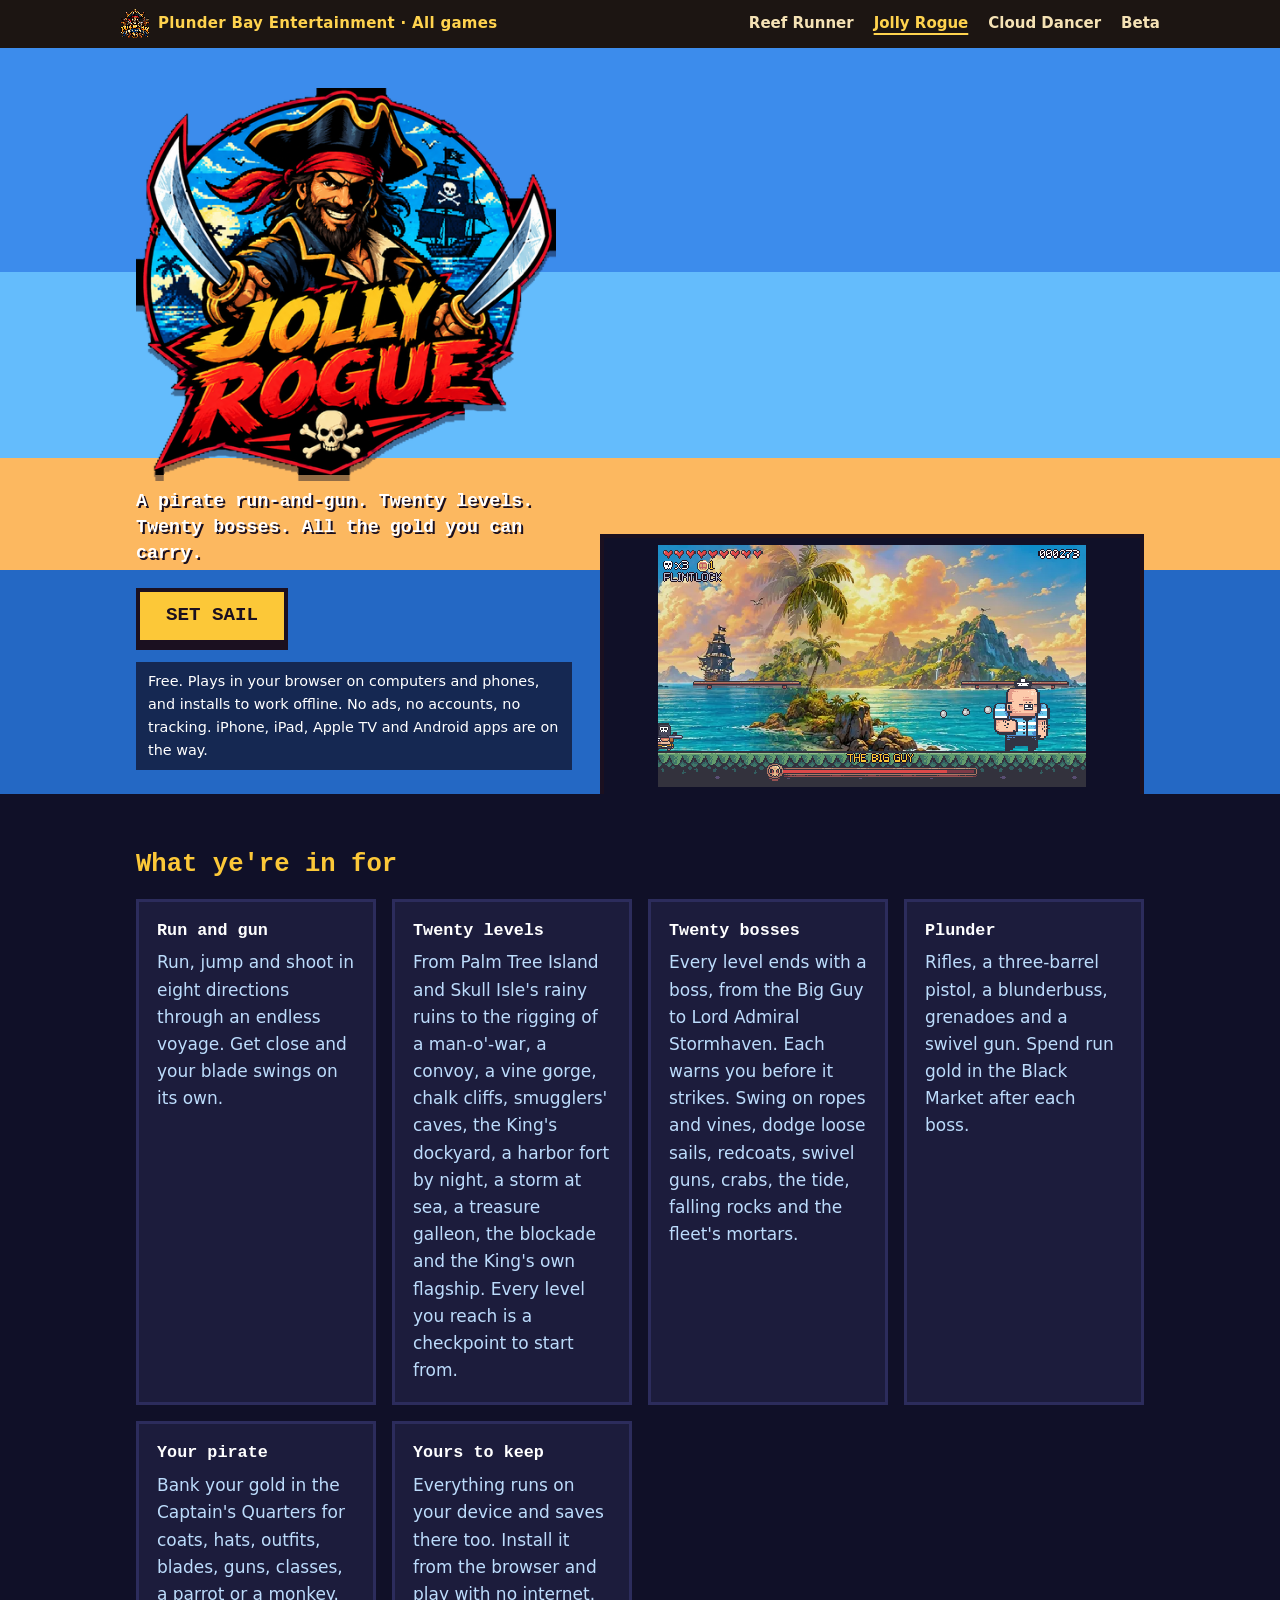
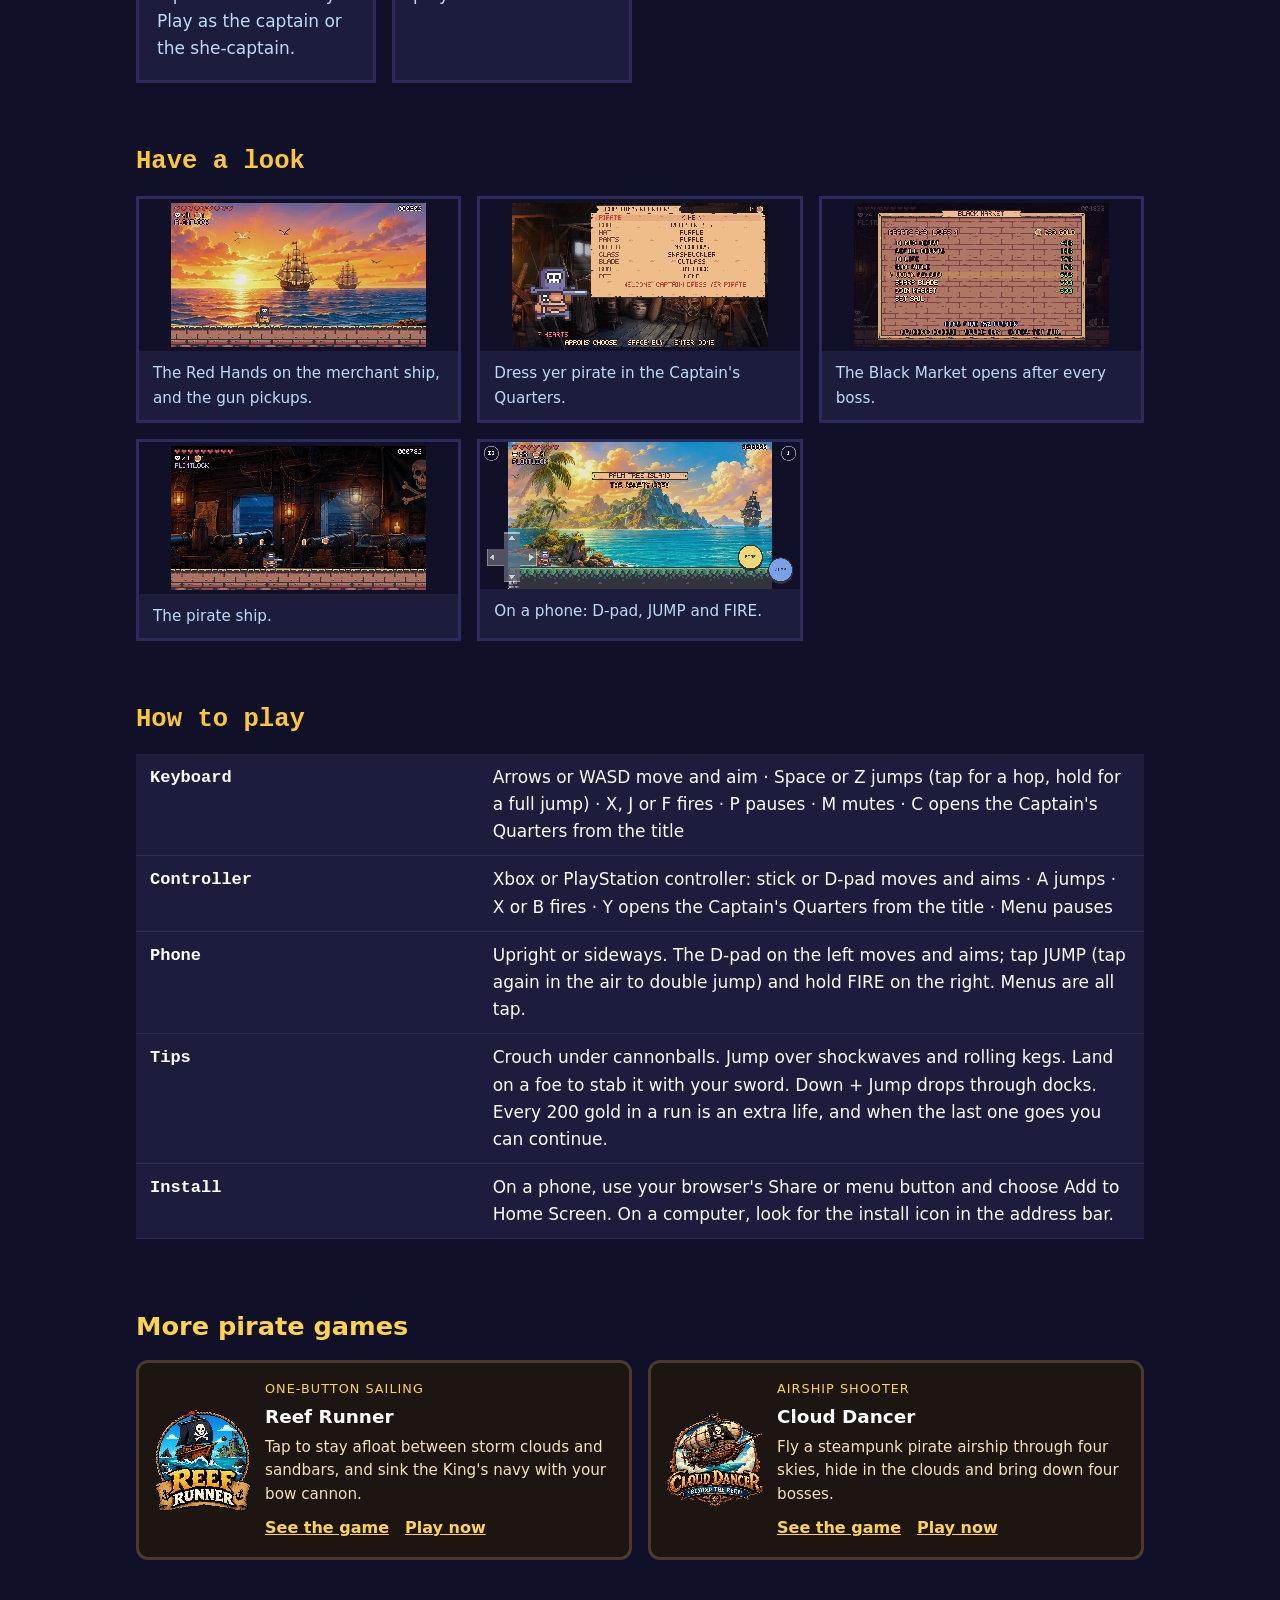
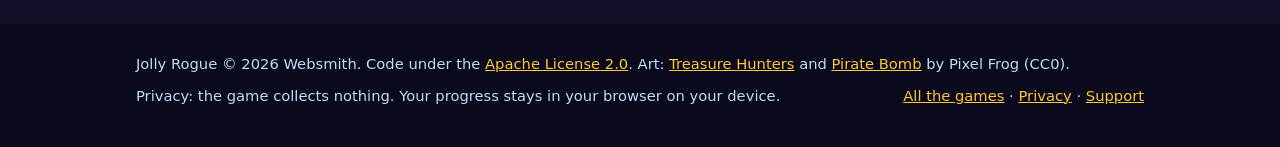
<file: jolly-rogue/index.html>
<!doctype html>
<html lang="en">
<head>
<meta charset="utf-8">
<meta name="viewport" content="width=device-width, initial-scale=1">
<title>Jolly Rogue: a pirate run-and-gun</title>
<meta name="description" content="Fight through twenty levels, twenty rival crews and their bosses, swing mast to mast, grab gold, and dress your pirate. A free NES-style run-and-gun that plays in your browser, on your phone, and offline.">
<meta name="theme-color" content="#101028">
<link rel="icon" type="image/png" href="favicon-32.png">
<link rel="apple-touch-icon" href="apple-touch-icon.png">
<meta property="og:title" content="Jolly Rogue">
<meta property="og:description" content="A free pirate run-and-gun. Twenty levels, twenty bosses, five guns, one very well-dressed captain.">
<meta property="og:image" content="https://reefrunner.us/jolly-rogue/img/boss.png">
<style>
  :root {
    --bg: #101028; --panel: #1c1c3c; --ink: #fcfcfc; --muted: #bcdcfc; --gold: #fcc838;
    --red: #d82838; --sea: #3c8cec; --wood: #4a2e14;
    --pixel: ui-monospace, "SF Mono", Menlo, Consolas, monospace;
  }
  * { box-sizing: border-box; }
  html, body { margin: 0; background: var(--bg); color: var(--ink); }
  body { font: 17px/1.6 system-ui, -apple-system, "Segoe UI", sans-serif; }
  a { color: var(--gold); }
  a:focus-visible, .btn:focus-visible { outline: 3px solid var(--gold); outline-offset: 3px; }
  .wrap { max-width: 1040px; margin: 0 auto; padding: 0 16px; }
  img { image-rendering: pixelated; max-width: 100%; height: auto; display: block; }

  header { background: linear-gradient(#3c8cec 0 30%, #64bcfc 30% 55%, #fcb860 55% 70%, #2468c4 70%); padding: 40px 0 0; }
  .hero { display: grid; grid-template-columns: 1fr 1.25fr; gap: 28px; align-items: end; }
  .logo { image-rendering: auto; width: min(100%, 420px); filter: drop-shadow(0 6px 0 rgba(16,16,40,.45)); }
  h1 { font: 900 clamp(2.6rem, 7vw, 4.4rem)/1 var(--pixel); margin: 0; letter-spacing: .04em;
    color: var(--gold); text-shadow: 4px 0 #1b1020, -4px 0 #1b1020, 0 4px #1b1020, 0 -4px #1b1020, 4px 4px #1b1020; }
  .tag { font: 700 1.15rem/1.4 var(--pixel); margin: 14px 0 22px; color: #fff; text-shadow: 2px 2px #1b1020; }
  .btn { display: inline-block; font: 800 1.2rem/1 var(--pixel); text-decoration: none; color: #1b1020;
    background: var(--gold); border: 4px solid #1b1020; padding: 14px 26px; box-shadow: 0 6px 0 #1b1020; }
  .btn:hover { filter: brightness(1.08); }
  .btn:active { transform: translateY(4px); box-shadow: 0 2px 0 #1b1020; }
  .note { font-size: .9rem; color: #fff; margin: 18px 0 24px; padding: 8px 12px; background: rgba(16,16,40,.72); max-width: 34rem; }
  .hero figure { margin: 0; }
  .hero figure img { border: 4px solid #1b1020; border-bottom: 0; width: 100%; }

  section.wrap { padding-top: 56px; padding-bottom: 8px; }
  h2 { font: 800 1.6rem/1.2 var(--pixel); color: var(--gold); margin: 0 0 18px; }
  .grid { display: grid; grid-template-columns: repeat(auto-fit, minmax(220px, 1fr)); gap: 16px; }
  .card { background: var(--panel); border: 3px solid #2c2c5c; padding: 18px; }
  .card h3 { font: 800 1.05rem/1.3 var(--pixel); margin: 0 0 8px; color: #fff; }
  .card p { margin: 0; color: var(--muted); }
  .shots { display: grid; grid-template-columns: repeat(auto-fit, minmax(300px, 1fr)); gap: 16px; }
  .shots figure { margin: 0; background: var(--panel); border: 3px solid #2c2c5c; }
  .shots figcaption { padding: 10px 14px; color: var(--muted); font-size: .95rem; }
  table { border-collapse: collapse; width: 100%; background: var(--panel); }
  th, td { text-align: left; padding: 10px 14px; border-bottom: 1px solid #2c2c5c; vertical-align: top; }
  th { font-family: var(--pixel); color: #fff; width: 34%; }
  footer { margin-top: 64px; padding: 28px 0 40px; background: #0a0a1c; color: var(--muted); font-size: .92rem; }
  footer .wrap { display: flex; flex-wrap: wrap; gap: 8px 28px; justify-content: space-between; }
  footer p { margin: 0; }
  @media (max-width: 760px) {
    .hero { grid-template-columns: 1fr; }
    header { padding-top: 28px; }
  }

  /* reefrunner.us: the bar across every game page, and the other games at the bottom */
  .fleet { display: flex; flex-wrap: wrap; align-items: center; gap: 6px 20px; padding: 10px max(16px, calc((100% - 1040px) / 2));
    background: #1c1512; font: 600 15px/1.3 system-ui, -apple-system, "Segoe UI", sans-serif; position: relative; z-index: 5; }
  .fleet a { color: #f5e2b5; text-decoration: none; padding: 4px 0; }
  .fleet a:hover { color: #ffd34e; }
  .fleet a[aria-current="page"] { color: #ffd34e; text-decoration: underline; text-decoration-thickness: 2px; text-underline-offset: 5px; }
  .fleet .fleet-home { margin-right: auto; font-weight: 800; color: #ffd34e; letter-spacing: .02em; display: inline-flex; align-items: center; gap: 8px; }
  .fleet .fleet-home img { width: 30px; height: auto; margin: -6px 0; }
  .fleet-more { max-width: 1040px; margin: 64px auto 0; padding: 0 16px; font: 16px/1.55 system-ui, -apple-system, "Segoe UI", sans-serif; }
  .fleet-more h2 { font: 800 1.6rem/1.2 system-ui, -apple-system, "Segoe UI", sans-serif; color: #ffd34e; margin: 0 0 18px; }
  .fleet-more .fleet-cards { display: grid; grid-template-columns: repeat(auto-fit, minmax(260px, 1fr)); gap: 16px; }
  .fleet-more .fleet-card { display: grid; grid-template-columns: 96px 1fr; gap: 14px; align-items: center; padding: 16px;
    background: #1c1512; border: 3px solid #4a3a2c; border-radius: 12px; color: #f5e2b5; }
  .fleet-more .fleet-card img { width: 96px; height: auto; display: block; }
  .fleet-more .fleet-card h3 { margin: 0; font-size: 1.15rem; color: #fff; }
  .fleet-more .fleet-card .fleet-kind { margin: 0 0 4px; font-size: .8rem; letter-spacing: .08em; text-transform: uppercase; color: #ffd34e; }
  .fleet-more .fleet-card p { margin: 4px 0 10px; font-size: .95rem; }
  .fleet-more .fleet-card a { color: #ffd34e; font-weight: 700; margin-right: 16px; }
</style>
</head>
<body>
<nav class="fleet" aria-label="All the games">
  <a class="fleet-home" href="../"><img src="../plunder-bay.webp" width="480" height="484" alt="">Plunder Bay Entertainment · All games</a>
  <a href="../reef-runner/">Reef Runner</a>
  <a href="../jolly-rogue/" aria-current="page">Jolly Rogue</a>
  <a href="../cloud-dancer/">Cloud Dancer</a>
  <a href="../beta/">Beta</a>
</nav>
<header>
  <div class="wrap hero">
    <div>
      <h1><img class="logo" src="logo.png" alt="Jolly Rogue" width="480" height="443"></h1>
      <p class="tag">A pirate run-and-gun. Twenty levels. Twenty bosses. All the gold you can carry.</p>
      <a class="btn" href="play/">SET SAIL</a>
      <p class="note">Free. Plays in your browser on computers and phones, and installs to work offline.
        No ads, no accounts, no tracking. iPhone, iPad, Apple TV and Android apps are on the way.</p>
    </div>
    <figure><img src="img/boss.png" width="960" height="457" alt="The captain faces the Big Guy, a huge bald sailor, on Palm Tree Island."></figure>
  </div>
</header>

<main>
  <section class="wrap" aria-labelledby="what">
    <h2 id="what">What ye're in for</h2>
    <div class="grid">
      <div class="card"><h3>Run and gun</h3><p>Run, jump and shoot in eight directions through an endless voyage. Get close and your blade swings on its own.</p></div>
      <div class="card"><h3>Twenty levels</h3><p>From Palm Tree Island and Skull Isle's rainy ruins to the rigging of a man-o'-war, a convoy, a vine gorge, chalk cliffs, smugglers' caves, the King's dockyard, a harbor fort by night, a storm at sea, a treasure galleon, the blockade and the King's own flagship. Every level you reach is a checkpoint to start from.</p></div>
      <div class="card"><h3>Twenty bosses</h3><p>Every level ends with a boss, from the Big Guy to Lord Admiral Stormhaven. Each warns you before it strikes. Swing on ropes and vines, dodge loose sails, redcoats, swivel guns, crabs, the tide, falling rocks and the fleet's mortars.</p></div>
      <div class="card"><h3>Plunder</h3><p>Rifles, a three-barrel pistol, a blunderbuss, grenadoes and a swivel gun. Spend run gold in the Black Market after each boss.</p></div>
      <div class="card"><h3>Your pirate</h3><p>Bank your gold in the Captain's Quarters for coats, hats, outfits, blades, guns, classes, a parrot or a monkey. Play as the captain or the she-captain.</p></div>
      <div class="card"><h3>Yours to keep</h3><p>Everything runs on your device and saves there too. Install it from the browser and play with no internet.</p></div>
    </div>
  </section>

  <section class="wrap" aria-labelledby="look">
    <h2 id="look">Have a look</h2>
    <div class="shots">
      <figure><img src="img/town.png" width="960" height="457" loading="lazy" alt="The merchant ship's deck with the whole crew lined up: a crab, a fish, a seashell, a starfish, a bald officer and a cannon, under floating gun badges."><figcaption>The Red Hands on the merchant ship, and the gun pickups.</figcaption></figure>
      <figure><img src="img/quarters.png" width="960" height="457" loading="lazy" alt="The Captain's Quarters: the she-captain in a green coat and red hat beside a parchment list of choices."><figcaption>Dress yer pirate in the Captain's Quarters.</figcaption></figure>
      <figure><img src="img/market.png" width="960" height="457" loading="lazy" alt="The Black Market shop listing upgrades and prices."><figcaption>The Black Market opens after every boss.</figcaption></figure>
      <figure><img src="img/ship.png" width="960" height="457" loading="lazy" alt="Inside the pirate ship: plank walls, portholes and hanging chains."><figcaption>The pirate ship.</figcaption></figure>
      <figure><img src="img/phone.png" width="1688" height="780" loading="lazy" alt="The game on a phone with a D-pad on the left and Jump and Fire buttons on the right."><figcaption>On a phone: D-pad, JUMP and FIRE.</figcaption></figure>
    </div>
  </section>

  <section class="wrap" aria-labelledby="how">
    <h2 id="how">How to play</h2>
    <table>
      <tr><th scope="row">Keyboard</th><td>Arrows or WASD move and aim · Space or Z jumps (tap for a hop, hold for a full jump) · X, J or F fires · P pauses · M mutes · C opens the Captain's Quarters from the title</td></tr>
      <tr><th scope="row">Controller</th><td>Xbox or PlayStation controller: stick or D-pad moves and aims · A jumps · X or B fires · Y opens the Captain's Quarters from the title · Menu pauses</td></tr>
      <tr><th scope="row">Phone</th><td>Upright or sideways. The D-pad on the left moves and aims; tap JUMP (tap again in the air to double jump) and hold FIRE on the right. Menus are all tap.</td></tr>
      <tr><th scope="row">Tips</th><td>Crouch under cannonballs. Jump over shockwaves and rolling kegs. Land on a foe to stab it with your sword. Down + Jump drops through docks. Every 200 gold in a run is an extra life, and when the last one goes you can continue.</td></tr>
      <tr><th scope="row">Install</th><td>On a phone, use your browser's Share or menu button and choose Add to Home Screen. On a computer, look for the install icon in the address bar.</td></tr>
    </table>
  </section>
</main>

<section class="fleet-more" aria-labelledby="fleet-more">
  <h2 id="fleet-more">More pirate games</h2>
  <div class="fleet-cards">
    <div class="fleet-card">
      <img src="../logo-1024.webp" width="1024" height="1088" alt="" loading="lazy">
      <div>
        <p class="fleet-kind">One-button sailing</p>
        <h3>Reef Runner</h3>
        <p>Tap to stay afloat between storm clouds and sandbars, and sink the King's navy with your bow cannon.</p>
        <a href="../reef-runner/">See the game</a><a href="../play/">Play now</a>
      </div>
    </div>
    <div class="fleet-card">
      <img src="../cloud-dancer/logo.png" width="480" height="484" alt="" loading="lazy">
      <div>
        <p class="fleet-kind">Airship shooter</p>
        <h3>Cloud Dancer</h3>
        <p>Fly a steampunk pirate airship through four skies, hide in the clouds and bring down four bosses.</p>
        <a href="../cloud-dancer/">See the game</a><a href="../cloud-dancer/play/">Play now</a>
      </div>
    </div>
  </div>
</section>

<footer>
  <div class="wrap">
    <p>Jolly Rogue © 2026 Websmith. Code under the <a href="LICENSE">Apache License 2.0</a>. Art: <a href="https://pixelfrog-assets.itch.io/treasure-hunters">Treasure Hunters</a> and <a href="https://pixelfrog-assets.itch.io/pirate-bomb">Pirate Bomb</a> by Pixel Frog (CC0).</p>
    <p>Privacy: the game collects nothing. Your progress stays in your browser on your device.</p>
    <p><a href="../">All the games</a> · <a href="privacy/">Privacy</a> · <a href="support/">Support</a></p>
  </div>
</footer>
</body>
</html>
</file>
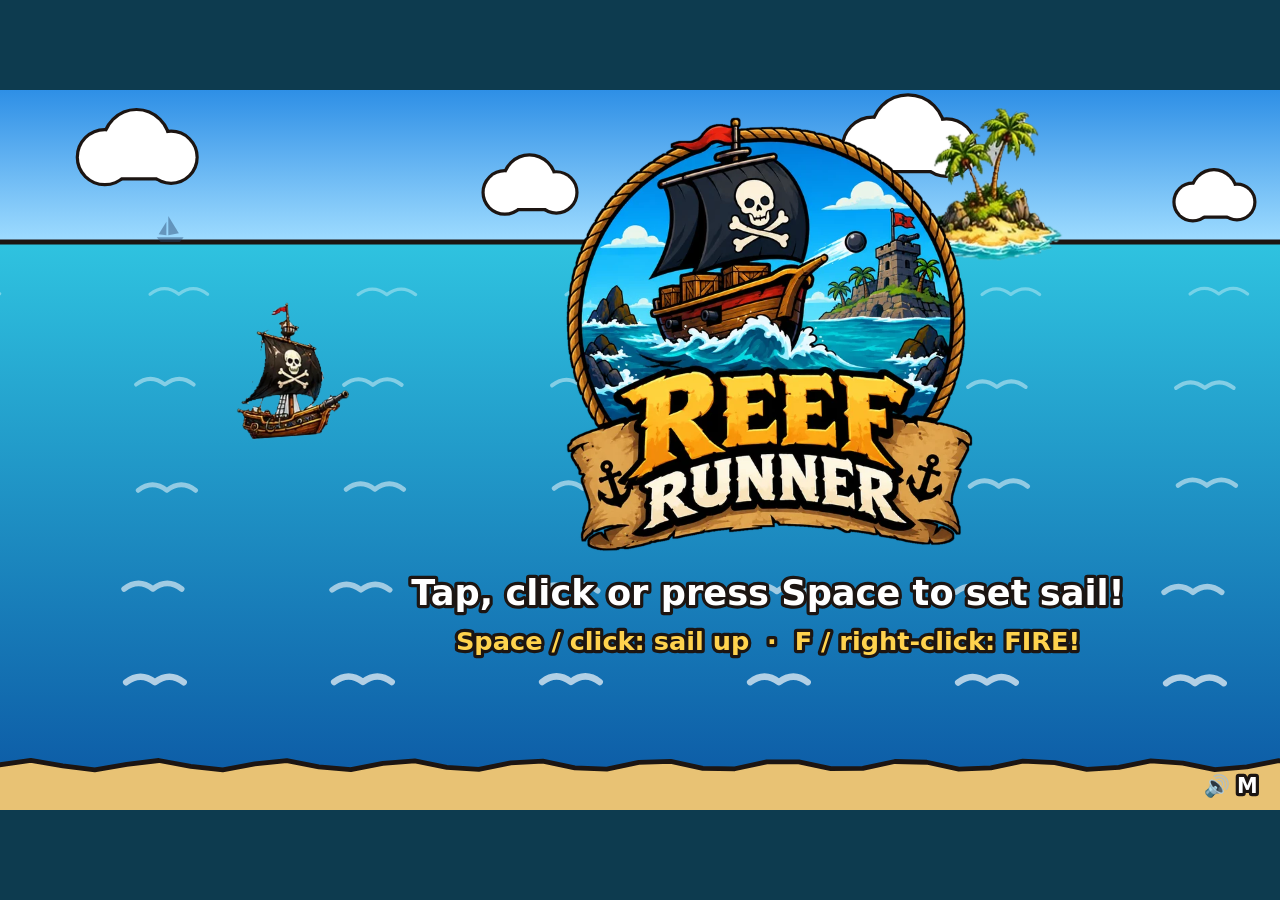
<file: play/index.html>
<!doctype html>
<html lang="en">
<head>
<meta charset="utf-8">
<meta name="viewport" content="width=device-width,initial-scale=1,viewport-fit=cover,user-scalable=no">
<meta name="theme-color" content="#137a9a">
<meta name="description" content="Steer your pirate ship between storm clouds and sandbars and sink the King's navy. Plays entirely on your device.">
<meta name="mobile-web-app-capable" content="yes">
<meta name="apple-mobile-web-app-capable" content="yes">
<meta name="apple-mobile-web-app-status-bar-style" content="black-translucent">
<meta name="apple-mobile-web-app-title" content="Reef Runner">
<title>Reef Runner</title>
<link rel="icon" type="image/png" sizes="32x32" href="assets/icons/favicon-32.png">
<link rel="icon" type="image/png" sizes="64x64" href="assets/icons/favicon-64.png">
<link rel="apple-touch-icon" href="assets/icons/apple-touch-icon.png">
<link rel="manifest" href="manifest.json">
<script>
  // Phones and tablets get on-screen SAIL / FIRE buttons. Decided before first paint;
  // a touch on a device that didn't report a coarse pointer switches them on later.
  // A TV's web view claims a coarse pointer but has no touch points.
  if (window.matchMedia('(pointer: coarse)').matches && navigator.maxTouchPoints !== 0) document.documentElement.classList.add('touch');
</script>
<style>
  html, body {
    margin: 0; height: 100%; overflow: hidden;
    background: #0d3b4f;
    touch-action: none; -webkit-user-select: none; user-select: none;
    -webkit-tap-highlight-color: transparent;
  }
  canvas { display: block; }
  #rotate {
    display: none; position: fixed; top: 16px; left: 0; right: 0;
    text-align: center; color: #bfe9ef; pointer-events: none;
    font: 600 15px "Trebuchet MS", system-ui, sans-serif;
  }
  @media (orientation: portrait) { html:not(.touch) #rotate { display: block; } }

  /* ---------- phone controls ---------- */
  #pad, .corner { display: none; }
  html.touch #pad { display: flex; }
  html.touch .corner { display: grid; }
  .pbtn {
    -webkit-appearance: none; appearance: none; margin: 0;
    touch-action: none; -webkit-touch-callout: none; -webkit-user-select: none; user-select: none;
    font: 900 18px/1 "Arial Rounded MT Bold", "Trebuchet MS", system-ui, sans-serif;
    color: #1c1512; letter-spacing: .04em;
    border: 4px solid #1c1512; box-shadow: 0 6px 0 #1c1512;
    display: grid; place-items: center; align-content: center; gap: 6px;
    position: relative; cursor: pointer;
    transition: transform .06s, box-shadow .06s;
  }
  .pbtn.down { transform: translateY(4px); box-shadow: 0 2px 0 #1c1512; }
  .pbtn:focus-visible { outline: 3px solid #ffd34e; outline-offset: 3px; }
  #pad {
    position: fixed; left: 0; right: 0; bottom: 0; z-index: 5;
    justify-content: space-between; align-items: flex-end; pointer-events: none;
    padding: 0 max(18px, env(safe-area-inset-right)) max(18px, env(safe-area-inset-bottom)) max(18px, env(safe-area-inset-left));
  }
  #pad .pbtn { pointer-events: auto; width: 92px; height: 92px; border-radius: 50%; }
  #btn-sail { background: rgba(245, 226, 181, .88); }
  #btn-fire { background: rgba(255, 211, 78, .9); }
  #btn-fire.keg { background: rgba(255, 110, 70, .92); }
  .glyph { font-size: 26px; line-height: .8; }
  .ball { width: 22px; height: 22px; border-radius: 50%; background: #26262b; box-shadow: inset -4px -4px 0 #3d3d45; border: 2px solid #1c1512; }
  /* Reload ring: fills clockwise as the cannon reloads. */
  #btn-fire::before {
    content: ""; position: absolute; inset: 5px; border-radius: inherit;
    background: conic-gradient(#1c1512 calc(var(--ready, 1) * 1turn), transparent 0);
    -webkit-mask: radial-gradient(closest-side, transparent calc(100% - 6px), #000 calc(100% - 5px));
            mask: radial-gradient(closest-side, transparent calc(100% - 6px), #000 calc(100% - 5px));
    opacity: .55; pointer-events: none;
  }
  #btn-fire:not(.ready) .ball { opacity: .45; }

  /* Portrait: the same round buttons as landscape, on a slim wooden deck below the sea. */
  @media (orientation: portrait) {
    #pad {
      height: calc(124px + env(safe-area-inset-bottom));
      align-items: center; padding-top: 0; pointer-events: auto;
      background:
        repeating-linear-gradient(to bottom, #8a5a30 0 30px, #6e4522 30px 33px),
        #8a5a30;
      border-top: 5px solid #1c1512;
      box-shadow: inset 0 6px 0 rgba(255, 255, 255, .12);
    }
    #btn-sail { background: #f5e2b5; }
    #btn-fire { background: #ffd34e; }
    #btn-fire.keg { background: #ff6e46; }
  }

  .corner {
    position: fixed; z-index: 6; width: 44px; height: 44px; border-radius: 50%;
    place-items: center; font-size: 18px; line-height: 1;
    background: rgba(28, 21, 18, .45); color: #fff; border: 2px solid rgba(255, 255, 255, .5);
    top: max(12px, env(safe-area-inset-top));
    -webkit-appearance: none; appearance: none; padding: 0; touch-action: none;
  }
  .corner svg { display: block; }
  /* 44px disc, 48px touch target (Android's 48dp minimum): the ring of hit-slop is invisible. */
  .corner::after { content: ""; position: absolute; inset: -4px; border-radius: 50%; }
  .corner:focus-visible { outline: 3px solid #ffd34e; outline-offset: 3px; }
  #btn-pause { left: max(12px, env(safe-area-inset-left)); }
  #btn-mute { right: max(12px, env(safe-area-inset-right)); }
  #btn-pause[hidden] { display: none; }

  #splash {
    position: fixed; inset: 0; z-index: 10;
    display: flex; flex-direction: column; align-items: center; justify-content: center; gap: 4vmin;
    background: radial-gradient(circle at 50% 42%, #1d7fb8 0%, #0d3b4f 70%);
    transition: opacity 0.5s ease;
  }
  #splash.gone { opacity: 0; pointer-events: none; }
  #splash img {
    width: min(70vmin, 520px); height: auto;
    filter: drop-shadow(0 1.5vmin 2vmin rgba(0, 0, 0, 0.45));
    animation: bob 2.4s ease-in-out infinite;
  }
  #splash .bar {
    width: min(40vmin, 260px); height: 12px; border-radius: 6px;
    background: #0a2a38; border: 3px solid #1c1512; overflow: hidden;
  }
  #splash .bar i {
    display: block; height: 100%; width: 0; background: #ffd34e;
    animation: fill 1.2s ease-out forwards;
  }
  @keyframes bob { 50% { transform: translateY(-1.5vmin) rotate(-1deg); } }
  @keyframes fill { to { width: 100%; } }
  @media (prefers-reduced-motion: reduce) {
    #splash img { animation: none; }
    .pbtn { transition: none; }
  }
  .sr-only {
    position: absolute; width: 1px; height: 1px; margin: -1px; padding: 0; border: 0;
    overflow: hidden; clip: rect(0 0 0 0); clip-path: inset(50%); white-space: nowrap;
  }
</style>
</head>
<body>
<canvas id="game" role="img" aria-label="Reef Runner, a pirate arcade game" aria-describedby="game-help"></canvas>
<p id="game-help" class="sr-only">Steer your pirate ship between storm clouds and sandbars and sink enemy warships.
  Sail up with Space, Up arrow, W or a tap on the sea. Fire with F, X, Right arrow or Enter, or the Fire button.
  P or Escape pauses, M mutes. On the title screen, Left and Right arrows pick which unlocked area to set sail from.
  Game events, each new area and your score at the end of each run are announced.</p>
<div id="status" class="sr-only" role="status" aria-live="polite"></div>
<div id="splash"><img src="assets/logo-600.webp" alt="Reef Runner"><div class="bar"><i></i></div></div>
<div id="rotate">Turn your phone sideways for a bigger sea ↻</div>
<div id="pad">
  <button class="pbtn" id="btn-sail" aria-label="Sail up"><span class="glyph" aria-hidden="true">▲</span>SAIL</button>
  <button class="pbtn ready" id="btn-fire" aria-label="Fire"><span class="ball" aria-hidden="true"></span><span class="label">FIRE</span></button>
</div>
<button class="corner" id="btn-pause" aria-label="Pause" hidden></button>
<button class="corner" id="btn-mute" aria-label="Mute sound"></button>
<script>
  // Loading screen: shows the logo until everything has loaded (at least 1.2 s),
  // then fades. A tap or key skips it without also starting the game;
  // registered before game.js so it always sees input first.
  (() => {
    const splash = document.getElementById('splash');
    const started = performance.now();
    let up = !!splash;              // the native apps drop it: they have their own launch screen
    const hide = () => { if (up) { up = false; splash.classList.add('gone'); } };
    const swallow = e => { if (up) { e.stopImmediatePropagation(); e.preventDefault(); hide(); } };
    window.addEventListener('pointerdown', swallow, true);
    // First real touch on a device that didn't advertise touch: bring up the buttons.
    window.addEventListener('pointerdown', e => {
      const root = document.documentElement;
      if (e.pointerType === 'touch' && !root.classList.contains('touch')) {
        root.classList.add('touch');
        window.dispatchEvent(new Event('resize'));
      }
    }, true);
    window.addEventListener('keydown', swallow, true);
    window.addEventListener('load', () => setTimeout(hide, Math.max(0, 1200 - (performance.now() - started))));
  })();
</script>
<!-- Classic scripts (not ES modules) so the game also runs when opened as a local file. -->
<script src="js/painted.js"></script>
<script src="js/art.js"></script>
<script src="js/sfx.js"></script>
<script src="js/pad.js"></script>
<script src="js/voyage.js"></script>
<script src="js/game.js"></script>
<script>
  // Offline support when served over http(s); a double-clicked file doesn't need it.
  if ('serviceWorker' in navigator && location.protocol.startsWith('http')) {
    window.addEventListener('load', () => navigator.serviceWorker.register('sw.js'));
  }
</script>
</body>
</html>
</file>
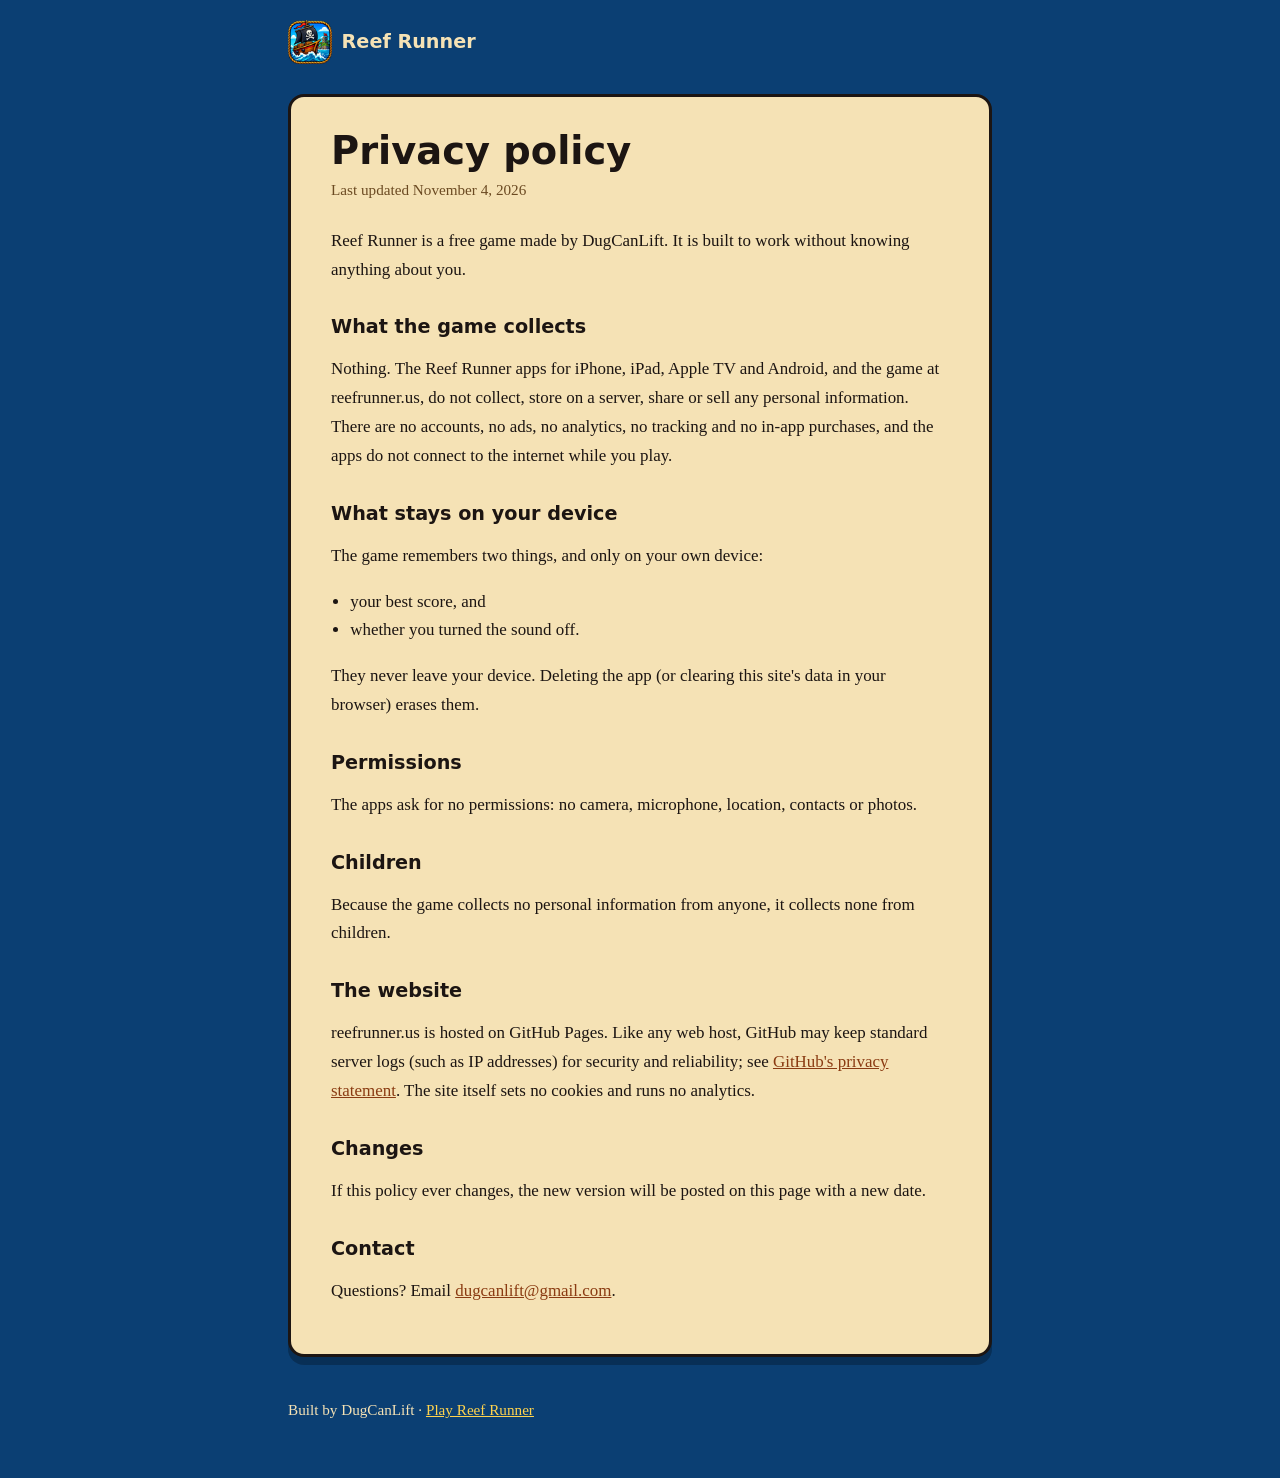
<file: privacy/index.html>
<!doctype html>
<html lang="en">
<head>
<meta charset="utf-8">
<meta name="viewport" content="width=device-width,initial-scale=1">
<title>Privacy policy: Reef Runner</title>
<meta name="description" content="Reef Runner collects no personal data. Your best score and sound setting stay on your device.">
<link rel="icon" type="image/png" sizes="32x32" href="../play/assets/icons/favicon-32.png">
<link rel="stylesheet" href="../doc.css">
</head>
<body>
<header><div class="wrap"><a href="../"><img src="../play/assets/icons/favicon-64.png" alt="">Reef Runner</a></div></header>
<div class="wrap">
<main>
  <h1>Privacy policy</h1>
  <p class="updated">Last updated November 4, 2026</p>

  <p>Reef Runner is a free game made by DugCanLift. It is built to work without
     knowing anything about you.</p>

  <h2>What the game collects</h2>
  <p>Nothing. The Reef Runner apps for iPhone, iPad, Apple TV and Android, and the game at
     reefrunner.us, do not collect, store on a server, share or sell any personal information.
     There are no accounts, no ads, no analytics, no tracking and no in-app purchases, and the
     apps do not connect to the internet while you play.</p>

  <h2>What stays on your device</h2>
  <p>The game remembers two things, and only on your own device:</p>
  <ul>
    <li>your best score, and</li>
    <li>whether you turned the sound off.</li>
  </ul>
  <p>They never leave your device. Deleting the app (or clearing this site's data in your
     browser) erases them.</p>

  <h2>Permissions</h2>
  <p>The apps ask for no permissions: no camera, microphone, location, contacts or photos.</p>

  <h2>Children</h2>
  <p>Because the game collects no personal information from anyone, it collects none from
     children.</p>

  <h2>The website</h2>
  <p>reefrunner.us is hosted on GitHub Pages. Like any web host, GitHub may keep standard
     server logs (such as IP addresses) for security and reliability; see
     <a href="https://docs.github.com/en/site-policy/privacy-policies/github-general-privacy-statement">GitHub's privacy statement</a>.
     The site itself sets no cookies and runs no analytics.</p>

  <h2>Changes</h2>
  <p>If this policy ever changes, the new version will be posted on this page with a new date.</p>

  <h2>Contact</h2>
  <p>Questions? Email <a href="mailto:dugcanlift@gmail.com?subject=Reef%20Runner%20privacy">dugcanlift@gmail.com</a>.</p>
</main>
<footer><p>Built by DugCanLift · <a href="../">Play Reef Runner</a></p></footer>
</div>
</body>
</html>
</file>
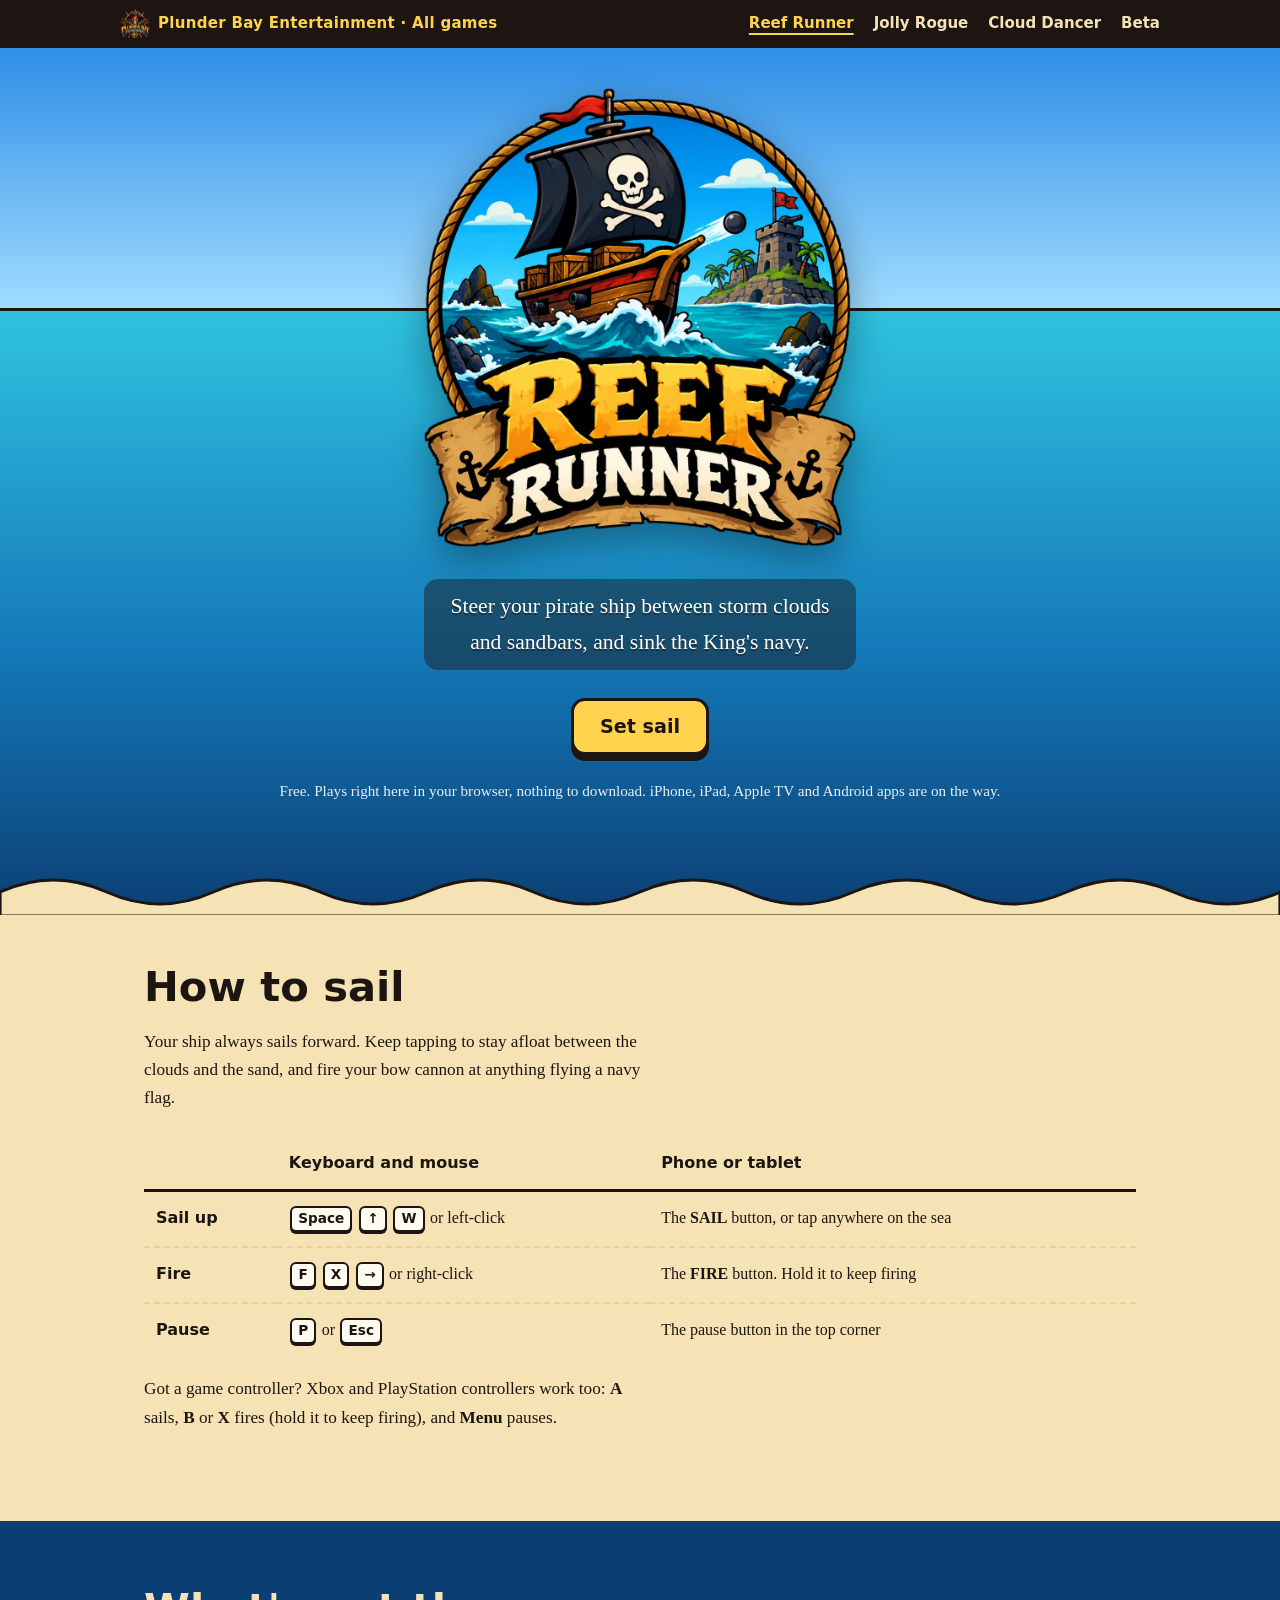
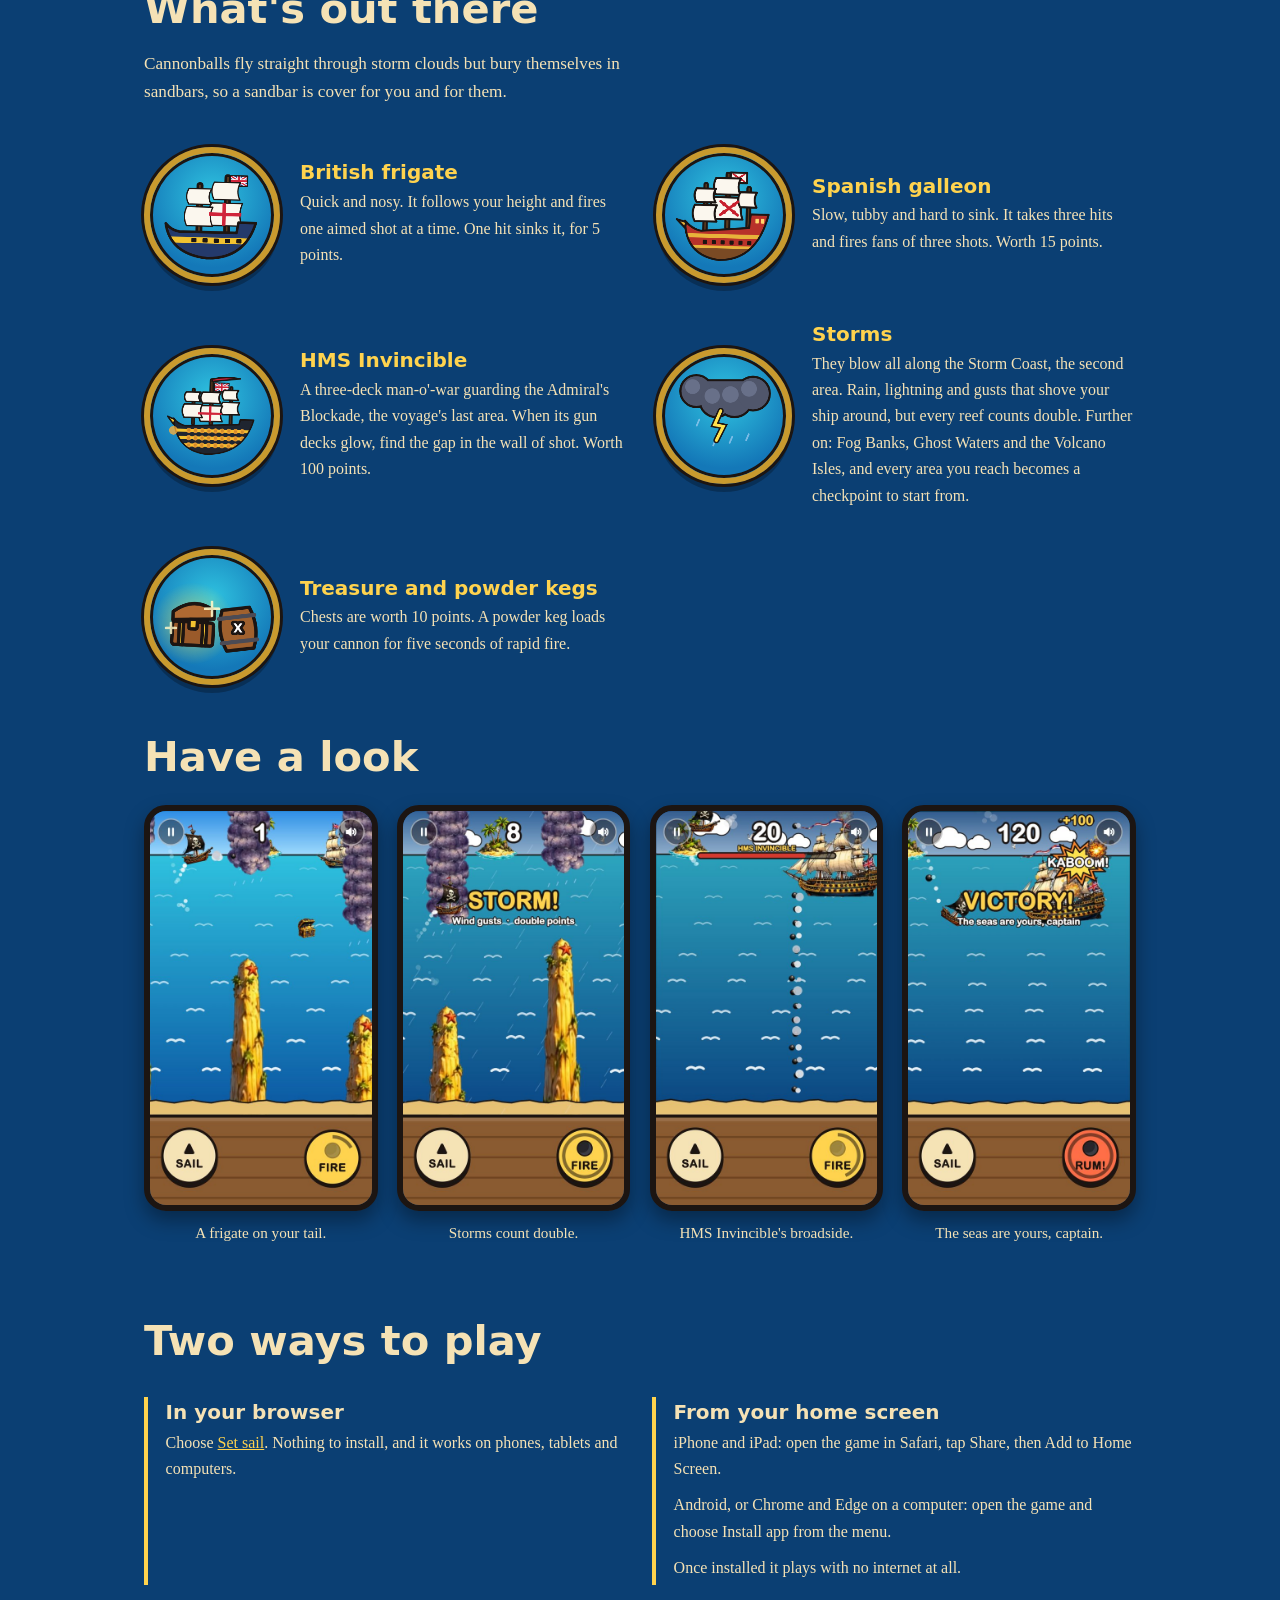
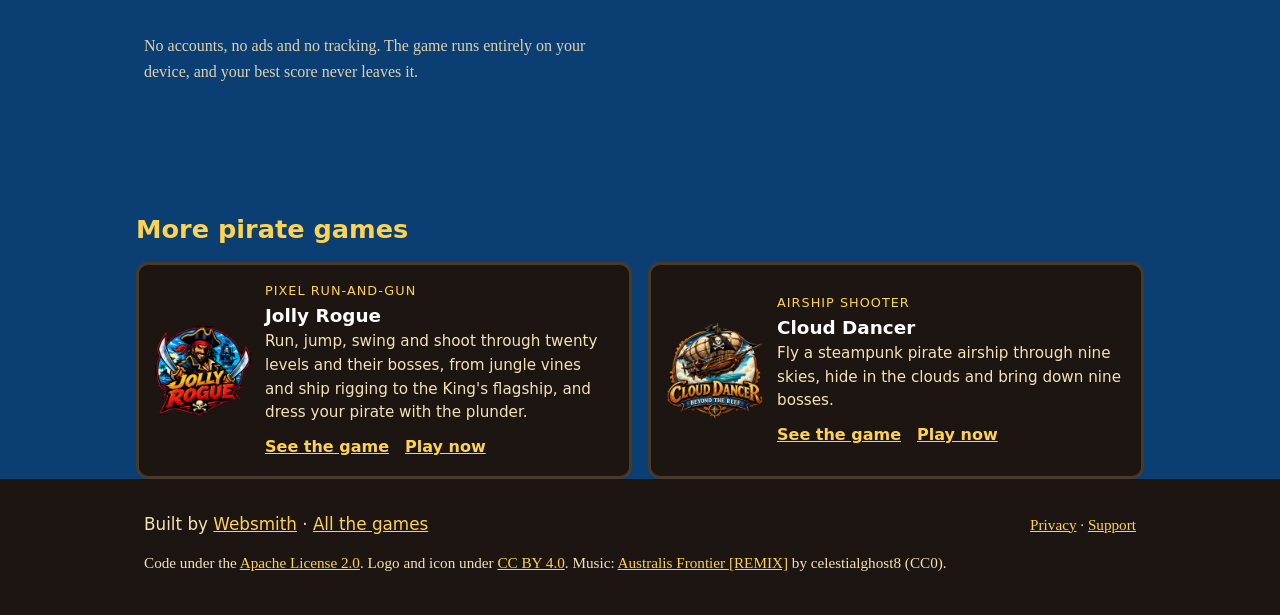
<file: reef-runner/index.html>
<!doctype html>
<html lang="en">
<head>
<meta charset="utf-8">
<meta name="viewport" content="width=device-width,initial-scale=1">
<title>Reef Runner: a free pirate arcade game</title>
<meta name="description" content="Steer your pirate ship between storm clouds and sandbars and sink the King's navy. Free, and it plays right in your browser.">
<meta name="theme-color" content="#0b3f73">
<link rel="icon" type="image/png" sizes="32x32" href="../play/assets/icons/favicon-32.png">
<link rel="apple-touch-icon" href="../play/assets/icons/apple-touch-icon.png">
<!-- Saved to a home screen from this page, it's named "Reef Runner" and opens the game itself. -->
<link rel="manifest" href="../manifest.json">
<meta name="apple-mobile-web-app-title" content="Reef Runner">
<meta name="application-name" content="Reef Runner">
<meta name="mobile-web-app-capable" content="yes">
<meta name="apple-mobile-web-app-capable" content="yes">
<meta name="apple-mobile-web-app-status-bar-style" content="black-translucent">
<meta property="og:type" content="website">
<meta property="og:title" content="Reef Runner">
<meta property="og:description" content="A free cartoon pirate arcade game. Plays in your browser, installs as an app, works offline.">
<meta property="og:image" content="https://reefrunner.us/og-card.jpg">
<meta property="og:url" content="https://reefrunner.us/reef-runner/">
<link rel="canonical" href="https://reefrunner.us/reef-runner/">
<meta name="twitter:card" content="summary_large_image">
<style>
  :root {
    --ink:      #1c1512;
    --deep:     #0b3f73;
    --sea:      #1478b8;
    --lagoon:   #2fc3e0;
    --sky:      #2e8fe6;
    --gold:     #ffd34e;
    --parch:    #f5e2b5;
    --parch-2:  #ead09a;
    --coral:    #d63a2f;
    --display: "Arial Rounded MT Bold", "Trebuchet MS", "Verdana", system-ui, sans-serif;
    --body: "Iowan Old Style", "Palatino Linotype", Palatino, "Book Antiqua", Georgia, serif;
  }
  * { box-sizing: border-box; }
  html { -webkit-text-size-adjust: 100%; }
  body {
    margin: 0;
    background: var(--deep);
    color: var(--parch);
    font: 1.075rem/1.65 var(--body);
  }
  a { color: var(--gold); }
  a:focus-visible, .btn:focus-visible { outline: 3px solid var(--gold); outline-offset: 4px; }
  .wrap { width: min(100% - 2rem, 62rem); margin-inline: auto; }
  h2, h3 { font-family: var(--display); font-weight: 900; line-height: 1.15; margin: 0; }
  h2 { font-size: clamp(1.8rem, 1.2rem + 2.4vw, 2.6rem); }
  h3 { font-size: 1.25rem; }

  /* ---------- hero: the game's own horizon ---------- */
  .hero {
    position: relative;
    text-align: center;
    padding: 2.5rem 0 7rem;
    background:
      linear-gradient(to bottom, var(--sky) 0, #9fdcff 30%, var(--ink) 30%, var(--ink) calc(30% + 3px),
                      var(--lagoon) calc(30% + 3px), var(--sea) 70%, var(--deep) 100%);
    color: #fff;
  }
  .hero img {
    width: min(78vw, 27rem); height: auto;
    filter: drop-shadow(0 .8rem 1.2rem rgba(0, 0, 0, .35));
    animation: bob 3s ease-in-out infinite;
  }
  @keyframes bob { 50% { transform: translateY(-.6rem) rotate(-1deg); } }
  /* The lede lands on the bright lagoon band, so it sits on a soft ink scrim:
     white on it is at least 5.3:1 even over the lightest lagoon (bare lagoon was about 3.2-3.7:1). */
  .hero p.lede {
    font-size: clamp(1.1rem, 1rem + .6vw, 1.35rem);
    width: fit-content; max-width: 40ch; margin: 1rem auto 1.75rem;
    padding: .45em 1em; border-radius: 14px;
    background: rgba(28, 21, 18, .45);
    text-shadow: 0 2px 0 rgba(28, 21, 18, .55);
  }
  .actions { display: flex; flex-wrap: wrap; gap: 1rem; justify-content: center; }
  .btn {
    display: inline-block;
    font: 900 1.2rem/1 var(--display);
    color: var(--ink); text-decoration: none;
    padding: 1rem 1.6rem;
    border: 3px solid var(--ink); border-radius: 14px;
    background: var(--gold);
    box-shadow: 0 6px 0 var(--ink);
    transition: transform .08s, box-shadow .08s;
  }
  .btn:active { transform: translateY(4px); box-shadow: 0 2px 0 var(--ink); }
  .btn.quiet { background: var(--parch); font-size: 1.05rem; }
  .hero small { display: block; margin-top: 1.4rem; font-size: .95rem; opacity: .9; }
  .scallop { position: absolute; left: 0; bottom: -1px; width: 100%; height: 48px; display: block; }

  /* ---------- parchment: how to sail ---------- */
  .parchment { background: var(--parch); color: var(--ink); padding: 3rem 0 4.5rem; position: relative; }
  .parchment p { max-width: 60ch; }
  .controls { width: 100%; border-collapse: collapse; margin-top: 1.5rem; font-size: 1rem; }
  .controls th, .controls td { text-align: left; padding: .8rem .75rem; vertical-align: top; }
  .controls thead th { font-family: var(--display); font-size: 1rem; border-bottom: 3px solid var(--ink); }
  .controls tbody th { font-family: var(--display); white-space: nowrap; }
  .controls tbody tr + tr { border-top: 2px dashed var(--parch-2); }
  kbd {
    display: inline-block; min-width: 1.9em; text-align: center;
    font: 700 .85rem/1 var(--display);
    padding: .3em .45em; margin: .1em .1em;
    border: 2px solid var(--ink); border-radius: 6px;
    background: #fffaf0; box-shadow: 0 2px 0 var(--ink);
  }

  /* ---------- portholes: what's out there ---------- */
  .foes { padding: 4rem 0 3rem; }
  .foes > .wrap > p { max-width: 60ch; }
  .roster { list-style: none; margin: 2.5rem 0 0; padding: 0; display: grid; gap: 2.5rem 2rem; grid-template-columns: repeat(auto-fit, minmax(20rem, 1fr)); }
  .roster li { display: grid; grid-template-columns: 8.5rem 1fr; gap: 1.25rem; align-items: center; }
  .porthole {
    width: 8.5rem; height: 8.5rem; border-radius: 50%;
    background: radial-gradient(circle at 50% 35%, var(--lagoon), var(--sea) 70%);
    border: 6px solid #c99a2e;
    box-shadow: 0 0 0 3px var(--ink), inset 0 0 0 3px var(--ink), 0 8px 0 rgba(0, 0, 0, .25);
  }
  .roster h3 { color: var(--gold); margin-bottom: .3rem; }
  .roster p { margin: 0; font-size: 1rem; }

  /* ---------- three ways to play ---------- */
  .looks { padding: 0 0 3.5rem; }
  .looks ul { list-style: none; padding: 0; margin: 1.5rem 0 0; display: grid; gap: 1.2rem; grid-template-columns: repeat(4, 1fr); }
  .looks figure { margin: 0; }
  .looks img { display: block; width: 100%; height: auto; border: 6px solid var(--ink); border-radius: 22px; box-shadow: 0 .6rem 1.2rem rgba(0,0,0,.35); }
  .looks figcaption { margin-top: .6rem; font-size: .95rem; text-align: center; }
  @media (max-width: 760px) { .looks ul { grid-template-columns: repeat(2, 1fr); } }
  .ways { padding: 1rem 0 4rem; }
  .ways ul { list-style: none; padding: 0; margin: 2rem 0 0; display: grid; gap: 1.5rem; grid-template-columns: repeat(auto-fit, minmax(16rem, 1fr)); }
  .ways li { border-left: 4px solid var(--gold); padding: .25rem 0 .25rem 1.1rem; }
  .ways h3 { margin-bottom: .35rem; }
  .ways p { margin: 0 0 .6rem; font-size: 1rem; }
  .ways p:last-child { margin-bottom: 0; }
  .ways .promise { margin-top: 3rem; font-size: 1rem; opacity: .9; max-width: 60ch; }

  footer {
    background: var(--ink); color: var(--parch);
    padding: 2rem 0 2.5rem; font-size: .95rem;
  }
  footer .wrap { display: flex; flex-wrap: wrap; justify-content: space-between; gap: .75rem 2rem; align-items: baseline; }
  footer .made { font-family: var(--display); font-size: 1.05rem; margin: 0; }
  footer p { margin: 0; }

  @media (max-width: 34rem) {
    .roster li { grid-template-columns: 6.5rem 1fr; }
    .porthole { width: 6.5rem; height: 6.5rem; }
    .controls thead { display: none; }
    .controls tr { display: grid; grid-template-columns: 1fr; }
    .controls td::before { content: attr(data-label) ": "; font-family: var(--display); font-size: .85rem; }
  }
  @media (prefers-reduced-motion: reduce) {
    .hero img { animation: none; }
    .btn { transition: none; }
  }

  /* reefrunner.us: the bar across every game page, and the other games at the bottom */
  .fleet { display: flex; flex-wrap: wrap; align-items: center; gap: 6px 20px; padding: 10px max(16px, calc((100% - 1040px) / 2));
    background: #1c1512; font: 600 15px/1.3 system-ui, -apple-system, "Segoe UI", sans-serif; position: relative; z-index: 5; }
  .fleet a { color: #f5e2b5; text-decoration: none; padding: 4px 0; }
  .fleet a:hover { color: #ffd34e; }
  .fleet a[aria-current="page"] { color: #ffd34e; text-decoration: underline; text-decoration-thickness: 2px; text-underline-offset: 5px; }
  .fleet .fleet-home { margin-right: auto; font-weight: 800; color: #ffd34e; letter-spacing: .02em; display: inline-flex; align-items: center; gap: 8px; }
  .fleet .fleet-home img { width: 30px; height: auto; margin: -6px 0; }
  .fleet-more { max-width: 1040px; margin: 64px auto 0; padding: 0 16px; font: 16px/1.55 system-ui, -apple-system, "Segoe UI", sans-serif; }
  .fleet-more h2 { font: 800 1.6rem/1.2 system-ui, -apple-system, "Segoe UI", sans-serif; color: #ffd34e; margin: 0 0 18px; }
  .fleet-more .fleet-cards { display: grid; grid-template-columns: repeat(auto-fit, minmax(260px, 1fr)); gap: 16px; }
  .fleet-more .fleet-card { display: grid; grid-template-columns: 96px 1fr; gap: 14px; align-items: center; padding: 16px;
    background: #1c1512; border: 3px solid #4a3a2c; border-radius: 12px; color: #f5e2b5; }
  .fleet-more .fleet-card img { width: 96px; height: auto; display: block; }
  .fleet-more .fleet-card h3 { margin: 0; font-size: 1.15rem; color: #fff; }
  .fleet-more .fleet-card .fleet-kind { margin: 0 0 4px; font-size: .8rem; letter-spacing: .08em; text-transform: uppercase; color: #ffd34e; }
  .fleet-more .fleet-card p { margin: 4px 0 10px; font-size: .95rem; }
  .fleet-more .fleet-card a { color: #ffd34e; font-weight: 700; margin-right: 16px; }
</style>
</head>
<body>
<nav class="fleet" aria-label="All the games">
  <a class="fleet-home" href="../"><img src="../plunder-bay.webp" width="480" height="484" alt="">Plunder Bay Entertainment · All games</a>
  <a href="../reef-runner/" aria-current="page">Reef Runner</a>
  <a href="../jolly-rogue/">Jolly Rogue</a>
  <a href="../cloud-dancer/">Cloud Dancer</a>
  <a href="../beta/">Beta</a>
</nav>

<header class="hero">
  <div class="wrap">
    <h1 style="margin:0"><img src="../logo-1024.webp" width="1024" height="1088" alt="Reef Runner"></h1>
    <p class="lede">Steer your pirate ship between storm clouds and sandbars, and sink the King's navy.</p>
    <div class="actions">
      <a class="btn" href="../play/">Set sail</a>
    </div>
    <small>Free. Plays right here in your browser, nothing to download. iPhone, iPad, Apple TV and Android apps are on the way.</small>
  </div>
  <svg class="scallop" viewBox="0 0 1200 48" preserveAspectRatio="none" aria-hidden="true">
    <path d="M0 48 V24 Q50 0 100 24 T200 24 T300 24 T400 24 T500 24 T600 24 T700 24 T800 24 T900 24 T1000 24 T1100 24 T1200 24 V48 Z" fill="#f5e2b5" stroke="#1c1512" stroke-width="3"/>
  </svg>
</header>

<main>
  <section class="parchment" aria-labelledby="how">
    <div class="wrap">
      <h2 id="how">How to sail</h2>
      <p>Your ship always sails forward. Keep tapping to stay afloat between the clouds and the sand,
         and fire your bow cannon at anything flying a navy flag.</p>
      <table class="controls">
        <thead>
          <tr><th scope="col"></th><th scope="col">Keyboard and mouse</th><th scope="col">Phone or tablet</th></tr>
        </thead>
        <tbody>
          <tr>
            <th scope="row">Sail up</th>
            <td data-label="Keyboard"><kbd>Space</kbd> <kbd>↑</kbd> <kbd>W</kbd> or left-click</td>
            <td data-label="Touch">The <b>SAIL</b> button, or tap anywhere on the sea</td>
          </tr>
          <tr>
            <th scope="row">Fire</th>
            <td data-label="Keyboard"><kbd>F</kbd> <kbd>X</kbd> <kbd>→</kbd> or right-click</td>
            <td data-label="Touch">The <b>FIRE</b> button. Hold it to keep firing</td>
          </tr>
          <tr>
            <th scope="row">Pause</th>
            <td data-label="Keyboard"><kbd>P</kbd> or <kbd>Esc</kbd></td>
            <td data-label="Touch">The pause button in the top corner</td>
          </tr>
        </tbody>
      </table>
      <p>Got a game controller? Xbox and PlayStation controllers work too: <b>A</b> sails, <b>B</b> or
         <b>X</b> fires (hold it to keep firing), and <b>Menu</b> pauses.</p>
    </div>
  </section>

  <section class="foes" aria-labelledby="foes">
    <div class="wrap">
      <h2 id="foes">What's out there</h2>
      <p>Cannonballs fly straight through storm clouds but bury themselves in sandbars, so a sandbar
         is cover for you and for them.</p>
      <ul class="roster">
        <li>
          <canvas class="porthole" data-draw="frigate" width="272" height="272" aria-hidden="true"></canvas>
          <div><h3>British frigate</h3>
            <p>Quick and nosy. It follows your height and fires one aimed shot at a time. One hit sinks it, for 5 points.</p></div>
        </li>
        <li>
          <canvas class="porthole" data-draw="galleon" width="272" height="272" aria-hidden="true"></canvas>
          <div><h3>Spanish galleon</h3>
            <p>Slow, tubby and hard to sink. It takes three hits and fires fans of three shots. Worth 15 points.</p></div>
        </li>
        <li>
          <canvas class="porthole" data-draw="boss" width="272" height="272" aria-hidden="true"></canvas>
          <div><h3>HMS Invincible</h3>
            <p>A three-deck man-o'-war guarding the Admiral's Blockade, the voyage's last area. When its gun decks glow, find the gap in the wall of shot. Worth 100 points.</p></div>
        </li>
        <li>
          <canvas class="porthole" data-draw="storm" width="272" height="272" aria-hidden="true"></canvas>
          <div><h3>Storms</h3>
            <p>They blow all along the Storm Coast, the second area. Rain, lightning and gusts that shove your ship around, but every reef counts double. Further on: Fog Banks, Ghost Waters and the Volcano Isles, and every area you reach becomes a checkpoint to start from.</p></div>
        </li>
        <li>
          <canvas class="porthole" data-draw="loot" width="272" height="272" aria-hidden="true"></canvas>
          <div><h3>Treasure and powder kegs</h3>
            <p>Chests are worth 10 points. A powder keg loads your cannon for five seconds of rapid fire.</p></div>
        </li>
      </ul>
    </div>
  </section>

  <section class="foes looks" aria-labelledby="looks">
    <div class="wrap">
      <h2 id="looks">Have a look</h2>
      <ul>
        <li><figure><img src="img/frigate.jpg" width="540" height="960" loading="lazy" alt="The pirate ship sailing between sandbars toward a British frigate, with a treasure chest floating ahead."><figcaption>A frigate on your tail.</figcaption></figure></li>
        <li><figure><img src="img/storm.jpg" width="540" height="960" loading="lazy" alt="STORM! across the screen: wind gusts, double points."><figcaption>Storms count double.</figcaption></figure></li>
        <li><figure><img src="img/broadside.jpg" width="540" height="960" loading="lazy" alt="HMS Invincible firing a wall of cannonballs down at the little pirate ship."><figcaption>HMS Invincible's broadside.</figcaption></figure></li>
        <li><figure><img src="img/victory.jpg" width="540" height="960" loading="lazy" alt="VICTORY! as HMS Invincible goes down in flames."><figcaption>The seas are yours, captain.</figcaption></figure></li>
      </ul>
    </div>
  </section>

  <section class="ways" aria-labelledby="ways">
    <div class="wrap">
      <h2 id="ways">Two ways to play</h2>
      <ul>
        <li>
          <h3>In your browser</h3>
          <p>Choose <a href="../play/">Set sail</a>. Nothing to install, and it works on phones, tablets and computers.</p>
        </li>
        <li>
          <h3>From your home screen</h3>
          <p>iPhone and iPad: open the game in Safari, tap Share, then Add to Home Screen.</p>
          <p>Android, or Chrome and Edge on a computer: open the game and choose Install app from the menu.</p>
          <p>Once installed it plays with no internet at all.</p>
        </li>
      </ul>
      <p class="promise">No accounts, no ads and no tracking. The game runs entirely on your device, and
         your best score never leaves it.</p>
    </div>
  </section>
</main>

<section class="fleet-more" aria-labelledby="fleet-more">
  <h2 id="fleet-more">More pirate games</h2>
  <div class="fleet-cards">
    <div class="fleet-card">
      <img src="../jolly-rogue/logo.png" width="480" height="443" alt="" loading="lazy">
      <div>
        <p class="fleet-kind">Pixel run-and-gun</p>
        <h3>Jolly Rogue</h3>
        <p>Run, jump, swing and shoot through twenty levels and their bosses, from jungle vines and ship rigging to the King's flagship, and dress your pirate with the plunder.</p>
        <a href="../jolly-rogue/">See the game</a><a href="../jolly-rogue/play/">Play now</a>
      </div>
    </div>
    <div class="fleet-card">
      <img src="../cloud-dancer/logo.png" width="480" height="484" alt="" loading="lazy">
      <div>
        <p class="fleet-kind">Airship shooter</p>
        <h3>Cloud Dancer</h3>
        <p>Fly a steampunk pirate airship through nine skies, hide in the clouds and bring down nine bosses.</p>
        <a href="../cloud-dancer/">See the game</a><a href="../cloud-dancer/play/">Play now</a>
      </div>
    </div>
  </div>
</section>

<footer>
  <div class="wrap">
    <p class="made">Built by <a href="https://websmithtx.com/">Websmith</a> · <a href="../">All the games</a></p>
    <p><a href="../privacy/">Privacy</a> · <a href="../support/">Support</a></p>
    <p>Code under the <a href="../LICENSE">Apache License 2.0</a>. Logo and icon under
       <a href="https://creativecommons.org/licenses/by/4.0/">CC BY 4.0</a>.
       Music: <a href="https://opengameart.org/content/cc0-scraps">Australis Frontier [REMIX]</a>
       by celestialghost8 (CC0).</p>
  </div>
</footer>

<!-- The portholes are drawn by the game's own art code, so they always match the game. -->
<script src="../play/js/art.js"></script>
<script>
  (() => {
    const t = 1.2;
    // Each scene draws around the porthole's centre: [scale, draw at (0, dy)].
    const scenes = {
      frigate: [1.9, ctx => Art.frigate(ctx, 0, 30, t, 0, 0)],
      galleon: [1.5, ctx => Art.galleon(ctx, 0, 42, t, 0, 0)],
      boss:    [0.95, ctx => Art.manOWar(ctx, 0, 52, t, 0, 0.6, 0.8)],
      storm:   [1.9, ctx => {
        const look = Art.makeObstacle();
        look.phase = 0;            // with t = 0 the lightning bolt is mid-flash
        look.bolt = 0.45;
        Art.stormCloud(ctx, -38, 0, 76, look, 0);
      }],
      loot:    [3, ctx => { Art.chest(ctx, -14, 10, t); Art.barrel(ctx, 19, 6, t + 1); }],
    };
    for (const c of document.querySelectorAll('canvas[data-draw]')) {
      const ctx = c.getContext('2d');
      ctx.save();
      ctx.beginPath(); ctx.arc(c.width / 2, c.height / 2, c.width / 2, 0, Math.PI * 2); ctx.clip();
      const [k, draw] = scenes[c.dataset.draw];
      ctx.translate(c.width / 2, c.height / 2);
      ctx.scale(k, k);
      draw(ctx);
      ctx.restore();
    }
  })();
</script>
</body>
</html>
</file>
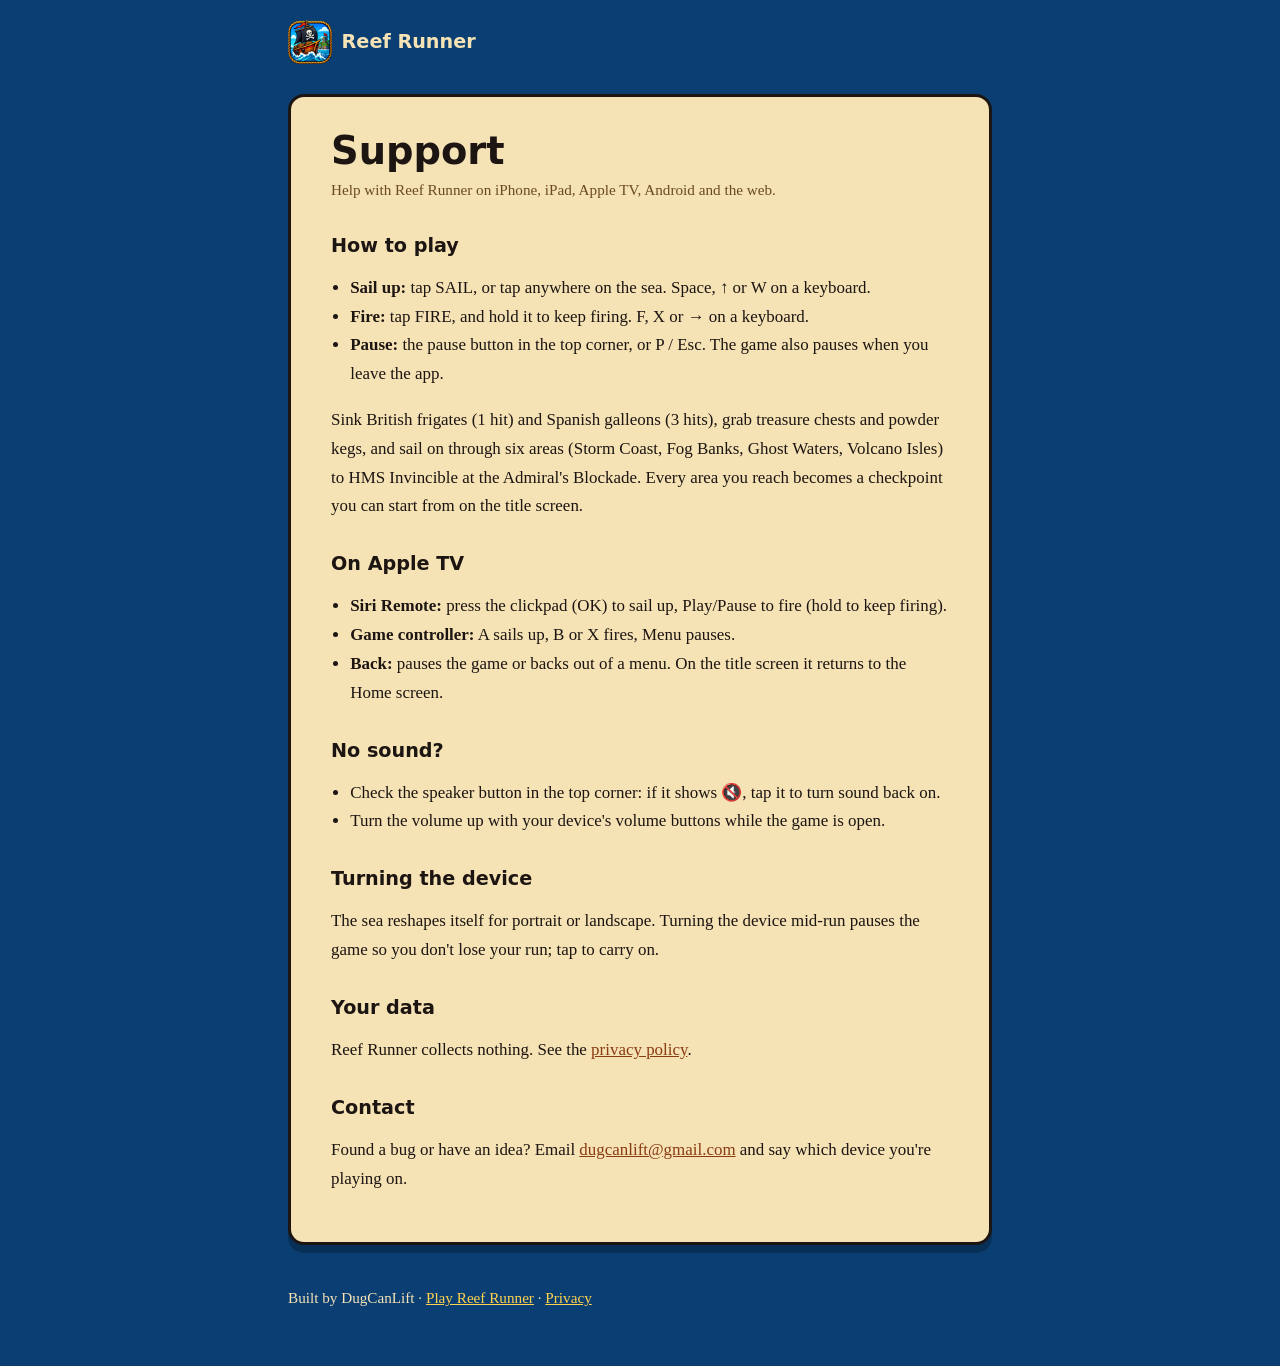
<file: support/index.html>
<!doctype html>
<html lang="en">
<head>
<meta charset="utf-8">
<meta name="viewport" content="width=device-width,initial-scale=1">
<title>Support: Reef Runner</title>
<meta name="description" content="Help with Reef Runner: controls, sound, and how to get in touch.">
<link rel="icon" type="image/png" sizes="32x32" href="../play/assets/icons/favicon-32.png">
<link rel="stylesheet" href="../doc.css">
</head>
<body>
<header><div class="wrap"><a href="../"><img src="../play/assets/icons/favicon-64.png" alt="">Reef Runner</a></div></header>
<div class="wrap">
<main>
  <h1>Support</h1>
  <p class="updated">Help with Reef Runner on iPhone, iPad, Apple TV, Android and the web.</p>

  <h2>How to play</h2>
  <ul>
    <li><b>Sail up:</b> tap SAIL, or tap anywhere on the sea. Space, ↑ or W on a keyboard.</li>
    <li><b>Fire:</b> tap FIRE, and hold it to keep firing. F, X or → on a keyboard.</li>
    <li><b>Pause:</b> the pause button in the top corner, or P / Esc. The game also pauses
        when you leave the app.</li>
  </ul>
  <p>Sink British frigates (1 hit) and Spanish galleons (3 hits), grab treasure chests and powder
     kegs, and sail on through six areas (Storm Coast, Fog Banks, Ghost Waters, Volcano Isles) to HMS Invincible at
     the Admiral's Blockade. Every area you reach becomes a checkpoint you can start from on the title screen.</p>

  <h2>On Apple TV</h2>
  <ul>
    <li><b>Siri Remote:</b> press the clickpad (OK) to sail up, Play/Pause to fire (hold to keep
        firing).</li>
    <li><b>Game controller:</b> A sails up, B or X fires, Menu pauses.</li>
    <li><b>Back:</b> pauses the game or backs out of a menu. On the title screen it returns to the
        Home screen.</li>
  </ul>

  <h2>No sound?</h2>
  <ul>
    <li>Check the speaker button in the top corner: if it shows 🔇, tap it to turn sound back on.</li>
    <li>Turn the volume up with your device's volume buttons while the game is open.</li>
  </ul>

  <h2>Turning the device</h2>
  <p>The sea reshapes itself for portrait or landscape. Turning the device mid-run pauses the
     game so you don't lose your run; tap to carry on.</p>

  <h2>Your data</h2>
  <p>Reef Runner collects nothing. See the <a href="../privacy/">privacy policy</a>.</p>

  <h2>Contact</h2>
  <p>Found a bug or have an idea? Email
     <a href="mailto:dugcanlift@gmail.com?subject=Reef%20Runner%20support">dugcanlift@gmail.com</a>
     and say which device you're playing on.</p>
</main>
<footer><p>Built by DugCanLift · <a href="../">Play Reef Runner</a> · <a href="../privacy/">Privacy</a></p></footer>
</div>
</body>
</html>
</file>
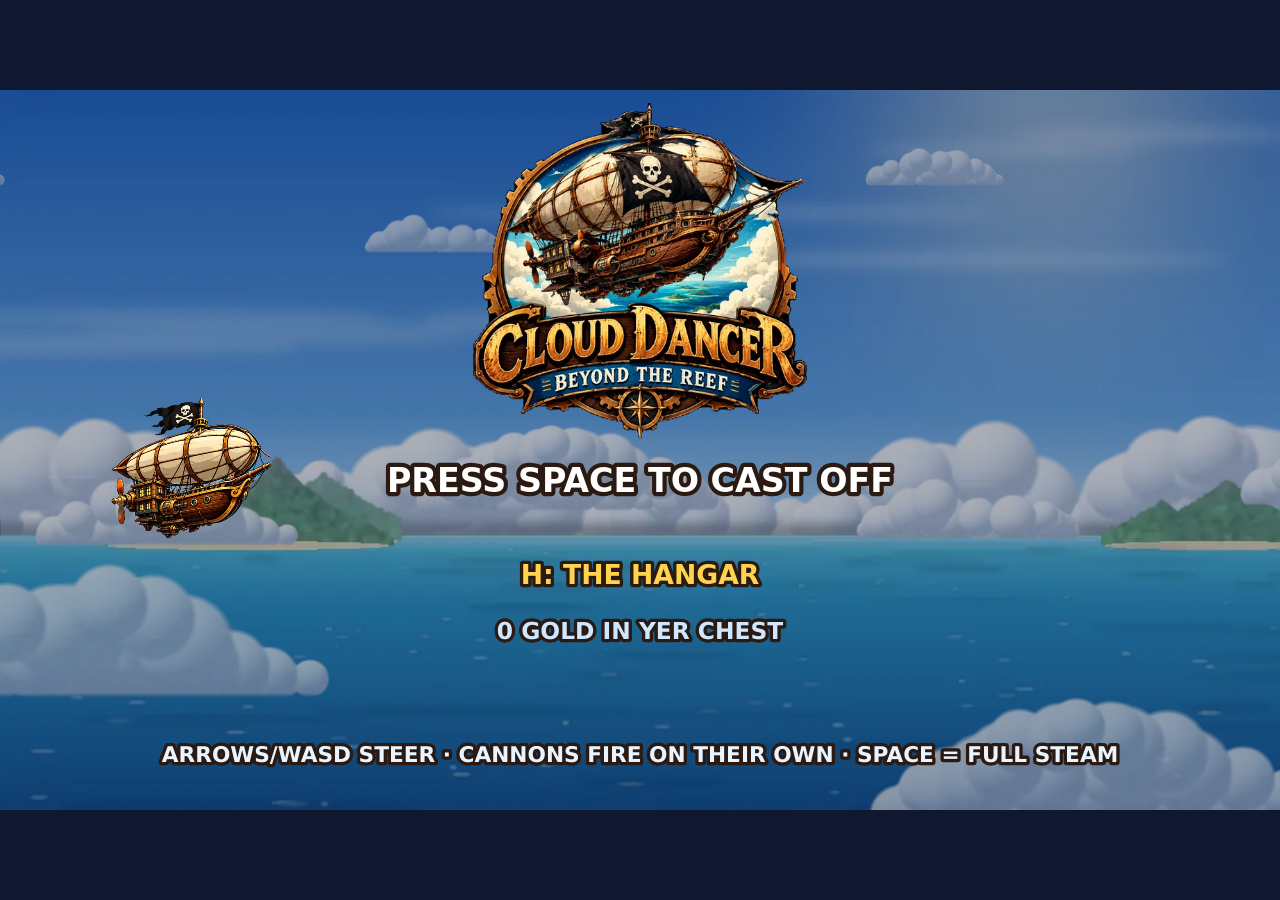
<file: cloud-dancer/play/index.html>
<!doctype html>
<html lang="en">
<head>
<meta charset="utf-8">
<meta name="viewport" content="width=device-width, initial-scale=1, viewport-fit=cover, user-scalable=no">
<title>Cloud Dancer: Beyond the Reef</title>
<meta name="description" content="A steampunk pirate airship shooter: steer the Cloud Dancer through nine skies and broadside the King's Aerial Navy. Runs entirely on your device.">
<meta name="theme-color" content="#2f7fd6">
<link rel="manifest" href="manifest.json">
<link rel="icon" type="image/png" sizes="32x32" href="assets/icons/favicon-32.png">
<link rel="icon" type="image/png" sizes="64x64" href="assets/icons/favicon-64.png">
<link rel="apple-touch-icon" href="assets/icons/apple-touch-icon.png">
<meta name="apple-mobile-web-app-title" content="Cloud Dancer">
<meta name="application-name" content="Cloud Dancer">
<meta name="mobile-web-app-capable" content="yes">
<meta name="apple-mobile-web-app-capable" content="yes">
<meta name="apple-mobile-web-app-status-bar-style" content="black-translucent">
<style>
  html, body { margin: 0; height: 100%; background: #10182f; overflow: hidden; }
  body { display: grid; place-items: center; touch-action: none; user-select: none; -webkit-user-select: none; }
  canvas { display: block; }
  /* ---- phone controls (touch devices, during play) ---- */
  #steer, #btn-steam, .corner { display: none; }
  html.touch[data-state="play"] #steer, html.touch[data-state="play"] #btn-steam { display: block; }
  html.touch .corner { display: grid; }
  #steer { position: fixed; left: 0; top: 0; bottom: 0; width: 70vw; z-index: 4; touch-action: none; }
  #btn-steam { position: fixed; z-index: 5; width: 78px; height: 78px; border-radius: 50%; touch-action: none;
    right: max(20px, env(safe-area-inset-right)); bottom: max(20px, env(safe-area-inset-bottom));
    border: 3px solid rgba(255,255,255,.7); background: rgba(217,164,65,.55); color: #fff;
    font: 800 12px/1.1 "Trebuchet MS", system-ui, sans-serif; text-shadow: 0 1px 0 #2a1a12; -webkit-appearance: none; appearance: none; padding: 0; }
  #btn-steam.down { background: rgba(255,211,78,.8); transform: scale(.95); }
  .corner { position: fixed; z-index: 6; width: 40px; height: 40px; border-radius: 50%; place-items: center;
    top: max(10px, env(safe-area-inset-top)); background: rgba(16,24,48,.5); color: #fff; border: 2px solid rgba(255,255,255,.5);
    font: bold 15px/1 ui-monospace, Menlo, monospace; -webkit-appearance: none; appearance: none; padding: 0; touch-action: none; }
  #btn-pause { left: max(10px, env(safe-area-inset-left)); }
  #btn-mute { right: max(10px, env(safe-area-inset-right)); }
  html.touch:not([data-state="play"]) #btn-pause { display: none; }
  html.muted #btn-mute { background: rgba(120,30,30,.6); }
  html.touch:is([data-state="hangar"], [data-state="market"]) .corner { display: none; }
  /* A sideways hint under the steering zone, shown once per run start (js/game.js fades it). */
  #steer::after { content: "drag anywhere to steer"; position: absolute; left: 50%; bottom: 18px; transform: translateX(-50%);
    color: rgba(255,255,255,.7); font: 700 12px "Trebuchet MS", system-ui, sans-serif; text-shadow: 0 1px 0 #10182f;
    opacity: 0; transition: opacity .6s; pointer-events: none; white-space: nowrap; }
  html.hint #steer::after { opacity: 1; }
  /* An upright phone: the game fills the width at the top; below it, the whole screen steers and
     FULL STEAM sits bottom-right, bigger. */
  @media (orientation: portrait) {
    html.touch body { place-items: start center; padding-top: calc(max(10px, env(safe-area-inset-top)) + 52px); box-sizing: border-box; }
    html.touch #steer { width: 100vw; }
    html.touch #btn-steam { width: 96px; height: 96px; font-size: 14px; bottom: calc(max(20px, env(safe-area-inset-bottom)) + 30px); }
  }
  @media (prefers-reduced-motion: reduce) { #btn-steam.down { transform: none; } }
  /* The logo for the first moment (js/game.js fades it). */
  #splash { position: fixed; inset: 0; margin: auto; width: min(70vw, 70vh, 480px); z-index: 30; pointer-events: none; }
  #splash.gone { opacity: 0; transition: opacity .5s; }
  .sr-only { position: absolute; width: 1px; height: 1px; margin: -1px; padding: 0; border: 0; overflow: hidden; clip: rect(0 0 0 0); }
</style>
</head>
<body>
<img id="splash" src="assets/logo.png" alt="">
<canvas id="game" role="img" aria-label="Cloud Dancer, a pirate airship game" aria-describedby="game-help"></canvas>
<p id="game-help" class="sr-only">A side-scrolling airship game. Steer with the arrow keys or WASD, or drag on the left of a touch
  screen. The cannons fire on their own. Space, or the STEAM button, dashes forward. P pauses, M mutes.</p>
<p id="status" class="sr-only" aria-live="polite"></p>
<div id="steer"></div>
<button id="btn-steam" aria-label="Full steam">FULL<br>STEAM</button>
<button class="corner" id="btn-pause" aria-label="Pause">II</button>
<button class="corner" id="btn-mute" aria-label="Mute sound" aria-pressed="false">&#9834;</button>
<!-- Classic scripts (not ES modules) so the game also runs when opened as a local file. -->
<script>
  // Offline support when served over http(s); a double-clicked file doesn't need it.
  if ('serviceWorker' in navigator && location.protocol.startsWith('http')) {
    window.addEventListener('load', () => navigator.serviceWorker.register('sw.js'));
  }
</script>
<script src="js/core.js"></script>
<script src="js/ship.js"></script>
<script src="js/areas.js"></script>
<script src="js/weapons.js"></script>
<script src="js/enemies.js"></script>
<script src="js/bosses.js"></script>
<script src="js/world.js"></script>
<script src="js/market.js"></script>
<script src="js/save.js"></script>
<script src="js/touch.js"></script>
<script src="js/sfx.js"></script>
<script src="js/music.js"></script>
<script src="js/sprites.js"></script>
<script src="js/art.js"></script>
<script src="js/pad.js"></script>
<script src="js/game.js"></script>
</body>
</html>
</file>
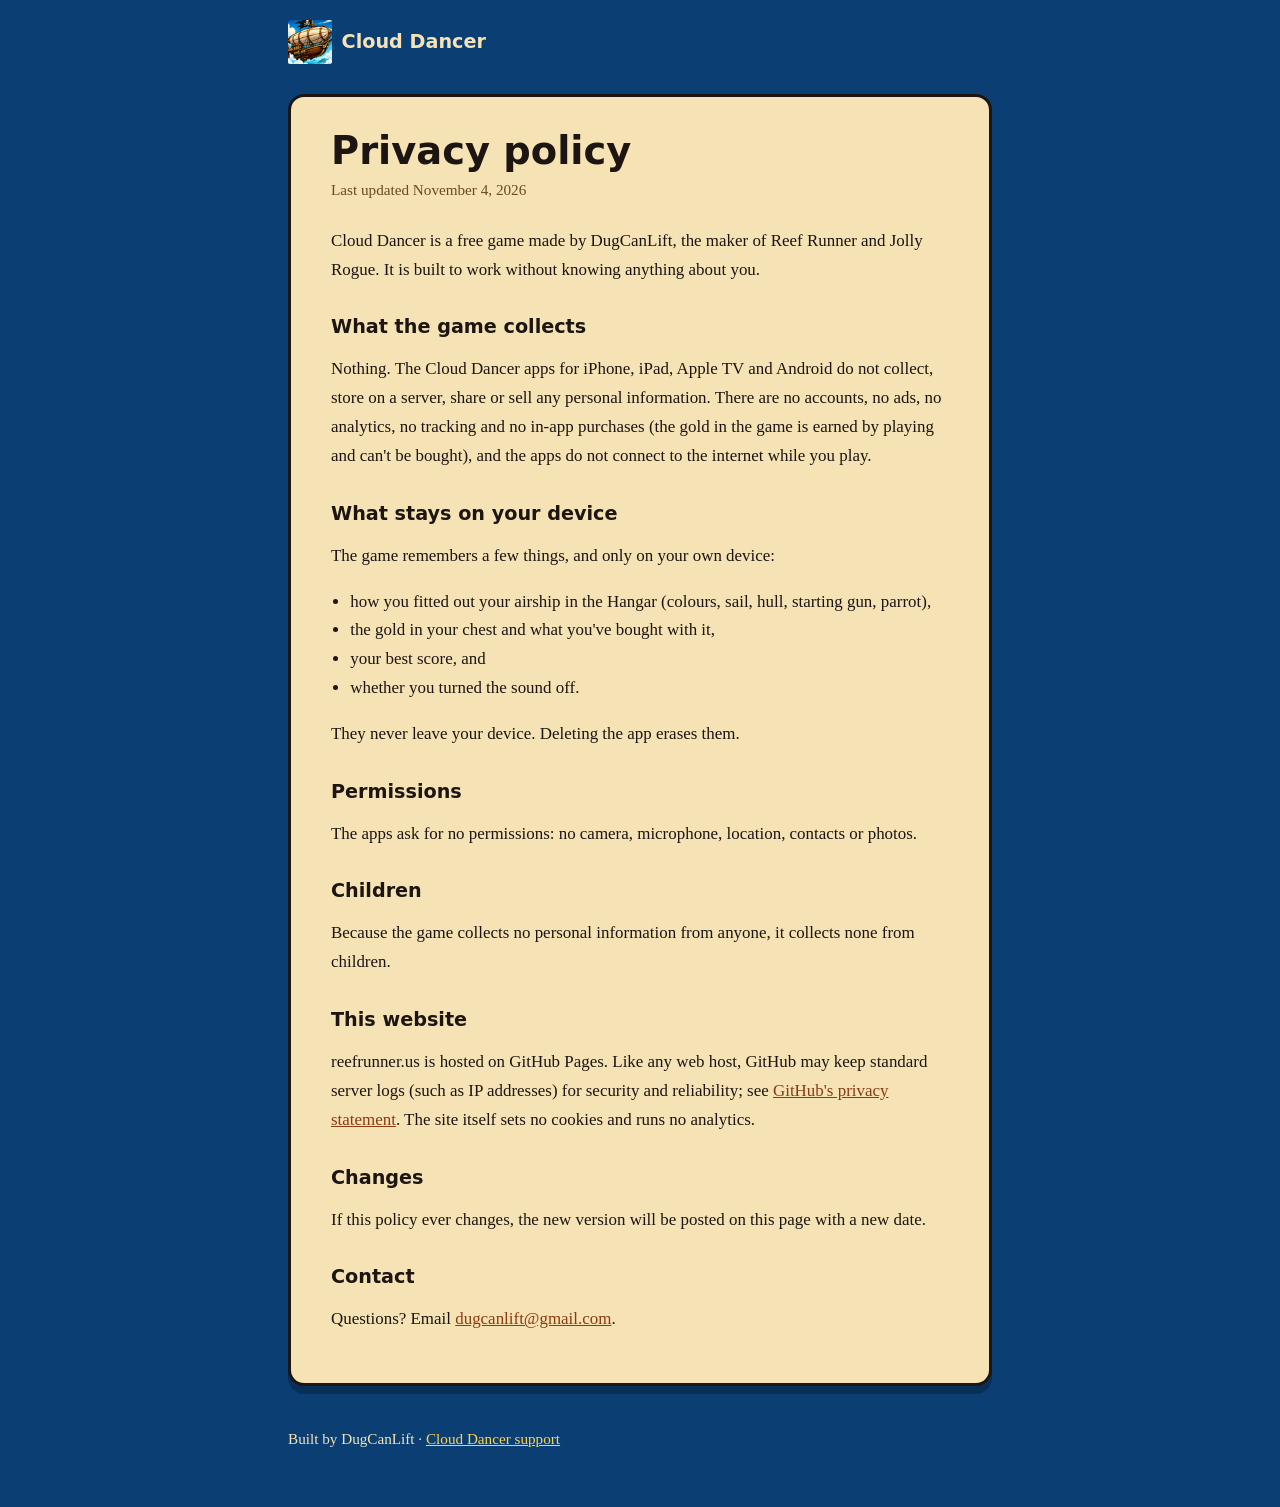
<file: cloud-dancer/privacy/index.html>
<!doctype html>
<html lang="en">
<head>
<meta charset="utf-8">
<meta name="viewport" content="width=device-width,initial-scale=1">
<title>Privacy policy: Cloud Dancer</title>
<meta name="description" content="Cloud Dancer collects no personal data. Your airship, gold and settings stay on your device.">
<link rel="icon" type="image/png" sizes="32x32" href="../favicon-32.png">
<link rel="stylesheet" href="../../doc.css">
</head>
<body>
<header><div class="wrap"><a href="../support/"><img src="../favicon-64.png" alt="">Cloud Dancer</a></div></header>
<div class="wrap">
<main>
  <h1>Privacy policy</h1>
  <p class="updated">Last updated November 4, 2026</p>

  <p>Cloud Dancer is a free game made by DugCanLift, the maker of Reef Runner and Jolly Rogue. It is
     built to work without knowing anything about you.</p>

  <h2>What the game collects</h2>
  <p>Nothing. The Cloud Dancer apps for iPhone, iPad, Apple TV and Android do not collect, store on a server,
     share or sell any personal information. There are no accounts, no ads, no analytics, no
     tracking and no in-app purchases (the gold in the game is earned by playing and can't be
     bought), and the apps do not connect to the internet while you play.</p>

  <h2>What stays on your device</h2>
  <p>The game remembers a few things, and only on your own device:</p>
  <ul>
    <li>how you fitted out your airship in the Hangar (colours, sail, hull, starting gun, parrot),</li>
    <li>the gold in your chest and what you've bought with it,</li>
    <li>your best score, and</li>
    <li>whether you turned the sound off.</li>
  </ul>
  <p>They never leave your device. Deleting the app erases them.</p>

  <h2>Permissions</h2>
  <p>The apps ask for no permissions: no camera, microphone, location, contacts or photos.</p>

  <h2>Children</h2>
  <p>Because the game collects no personal information from anyone, it collects none from
     children.</p>

  <h2>This website</h2>
  <p>reefrunner.us is hosted on GitHub Pages. Like any web host, GitHub may keep standard server
     logs (such as IP addresses) for security and reliability; see
     <a href="https://docs.github.com/en/site-policy/privacy-policies/github-general-privacy-statement">GitHub's privacy statement</a>.
     The site itself sets no cookies and runs no analytics.</p>

  <h2>Changes</h2>
  <p>If this policy ever changes, the new version will be posted on this page with a new date.</p>

  <h2>Contact</h2>
  <p>Questions? Email <a href="mailto:dugcanlift@gmail.com?subject=Cloud%20Dancer%20privacy">dugcanlift@gmail.com</a>.</p>
</main>
<footer><p>Built by DugCanLift · <a href="../support/">Cloud Dancer support</a></p></footer>
</div>
</body>
</html>
</file>
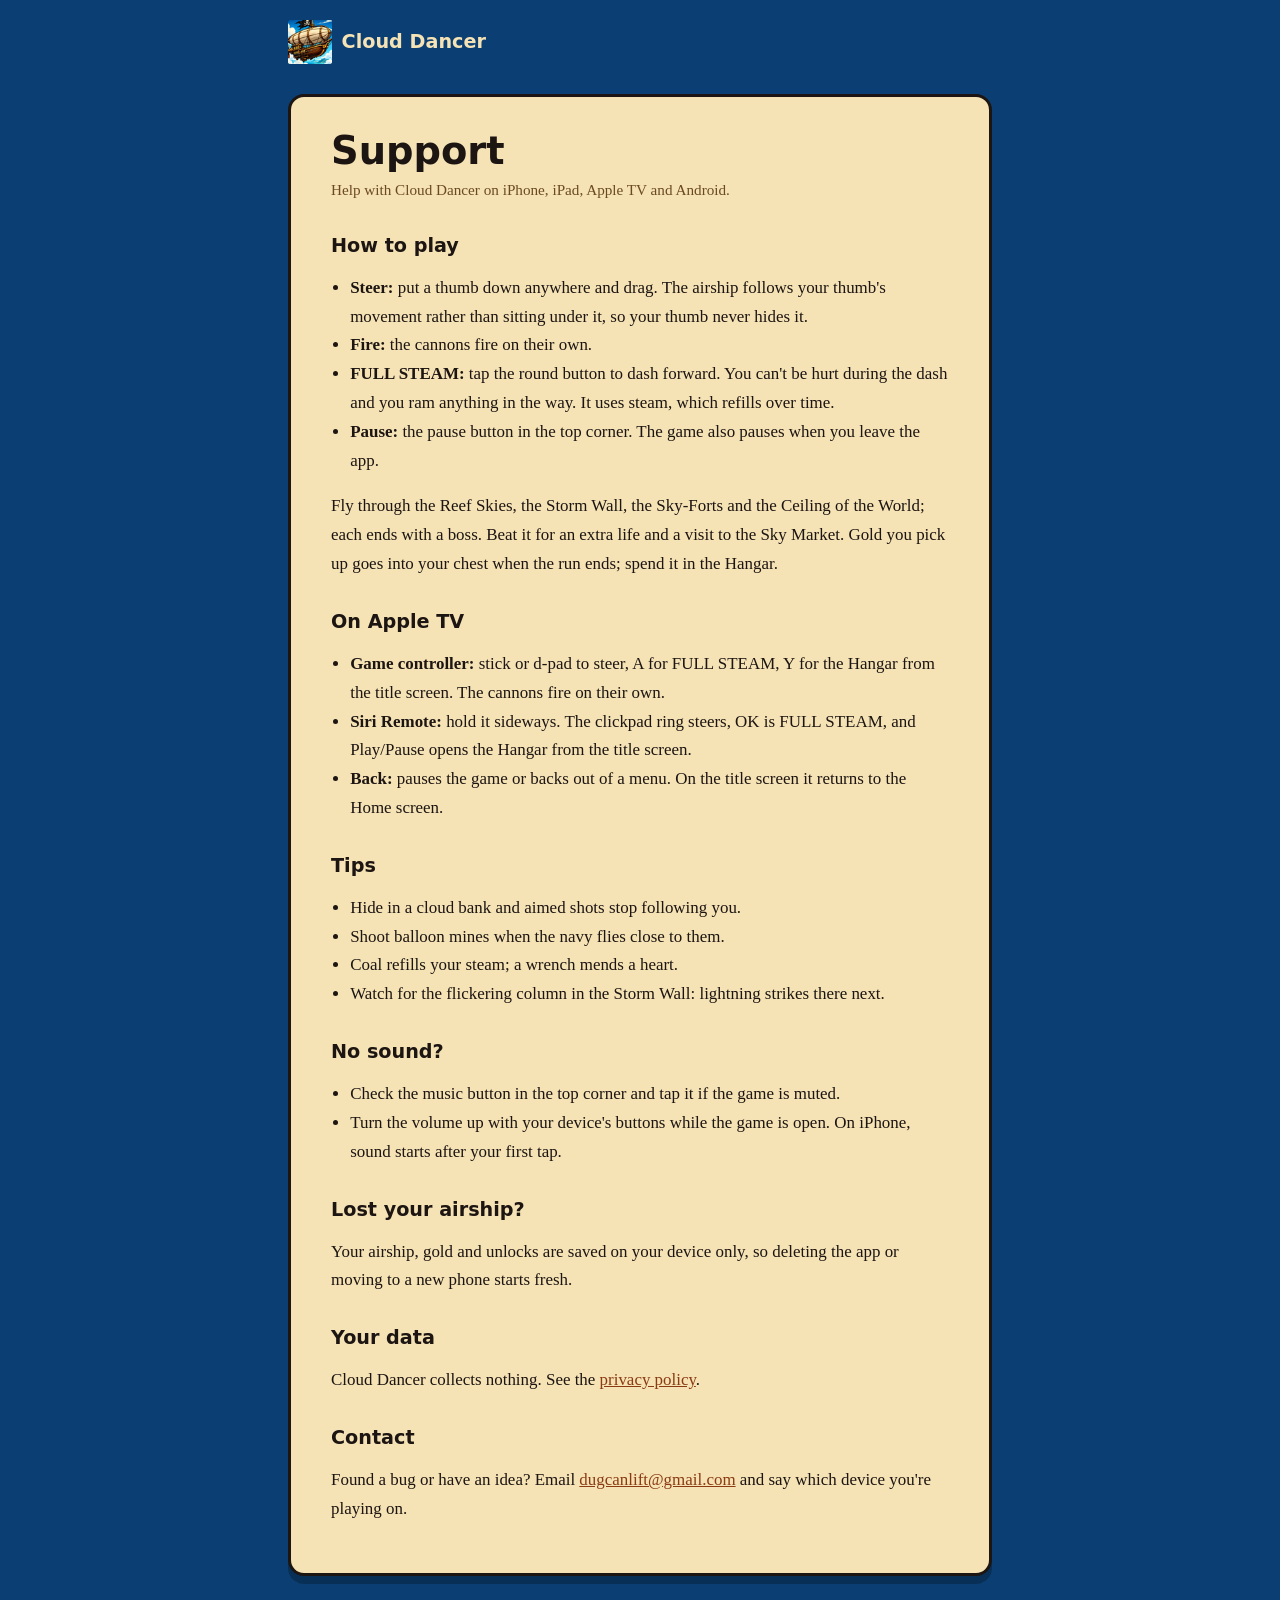
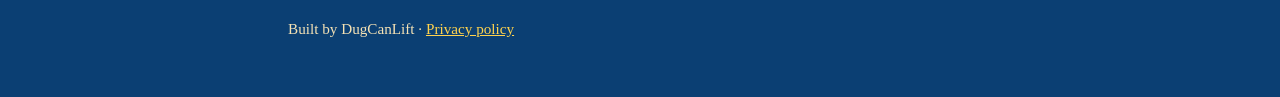
<file: cloud-dancer/support/index.html>
<!doctype html>
<html lang="en">
<head>
<meta charset="utf-8">
<meta name="viewport" content="width=device-width,initial-scale=1">
<title>Support: Cloud Dancer</title>
<meta name="description" content="Help with Cloud Dancer on iPhone, iPad, Apple TV and Android: controls, sound, saving and contact.">
<link rel="icon" type="image/png" sizes="32x32" href="../favicon-32.png">
<link rel="stylesheet" href="../../doc.css">
</head>
<body>
<header><div class="wrap"><a href="./"><img src="../favicon-64.png" alt="">Cloud Dancer</a></div></header>
<div class="wrap">
<main>
  <h1>Support</h1>
  <p class="updated">Help with Cloud Dancer on iPhone, iPad, Apple TV and Android.</p>

  <h2>How to play</h2>
  <ul>
    <li><b>Steer:</b> put a thumb down anywhere and drag. The airship follows your thumb's
        movement rather than sitting under it, so your thumb never hides it.</li>
    <li><b>Fire:</b> the cannons fire on their own.</li>
    <li><b>FULL STEAM:</b> tap the round button to dash forward. You can't be hurt during the
        dash and you ram anything in the way. It uses steam, which refills over time.</li>
    <li><b>Pause:</b> the pause button in the top corner. The game also pauses when you leave
        the app.</li>
  </ul>
  <p>Fly through the Reef Skies, the Storm Wall, the Sky-Forts and the Ceiling of the World; each
     ends with a boss. Beat it for an extra life and a visit to the Sky Market. Gold you pick up
     goes into your chest when the run ends; spend it in the Hangar.</p>

  <h2>On Apple TV</h2>
  <ul>
    <li><b>Game controller:</b> stick or d-pad to steer, A for FULL STEAM, Y for the Hangar from
        the title screen. The cannons fire on their own.</li>
    <li><b>Siri Remote:</b> hold it sideways. The clickpad ring steers, OK is FULL STEAM, and
        Play/Pause opens the Hangar from the title screen.</li>
    <li><b>Back:</b> pauses the game or backs out of a menu. On the title screen it returns to the
        Home screen.</li>
  </ul>

  <h2>Tips</h2>
  <ul>
    <li>Hide in a cloud bank and aimed shots stop following you.</li>
    <li>Shoot balloon mines when the navy flies close to them.</li>
    <li>Coal refills your steam; a wrench mends a heart.</li>
    <li>Watch for the flickering column in the Storm Wall: lightning strikes there next.</li>
  </ul>

  <h2>No sound?</h2>
  <ul>
    <li>Check the music button in the top corner and tap it if the game is muted.</li>
    <li>Turn the volume up with your device's buttons while the game is open. On iPhone, sound
        starts after your first tap.</li>
  </ul>

  <h2>Lost your airship?</h2>
  <p>Your airship, gold and unlocks are saved on your device only, so deleting the app or moving to a
     new phone starts fresh.</p>

  <h2>Your data</h2>
  <p>Cloud Dancer collects nothing. See the <a href="../privacy/">privacy policy</a>.</p>

  <h2>Contact</h2>
  <p>Found a bug or have an idea? Email
     <a href="mailto:dugcanlift@gmail.com?subject=Cloud%20Dancer%20support">dugcanlift@gmail.com</a>
     and say which device you're playing on.</p>
</main>
<footer><p>Built by DugCanLift · <a href="../privacy/">Privacy policy</a></p>
</footer>
</div>
</body>
</html>
</file>
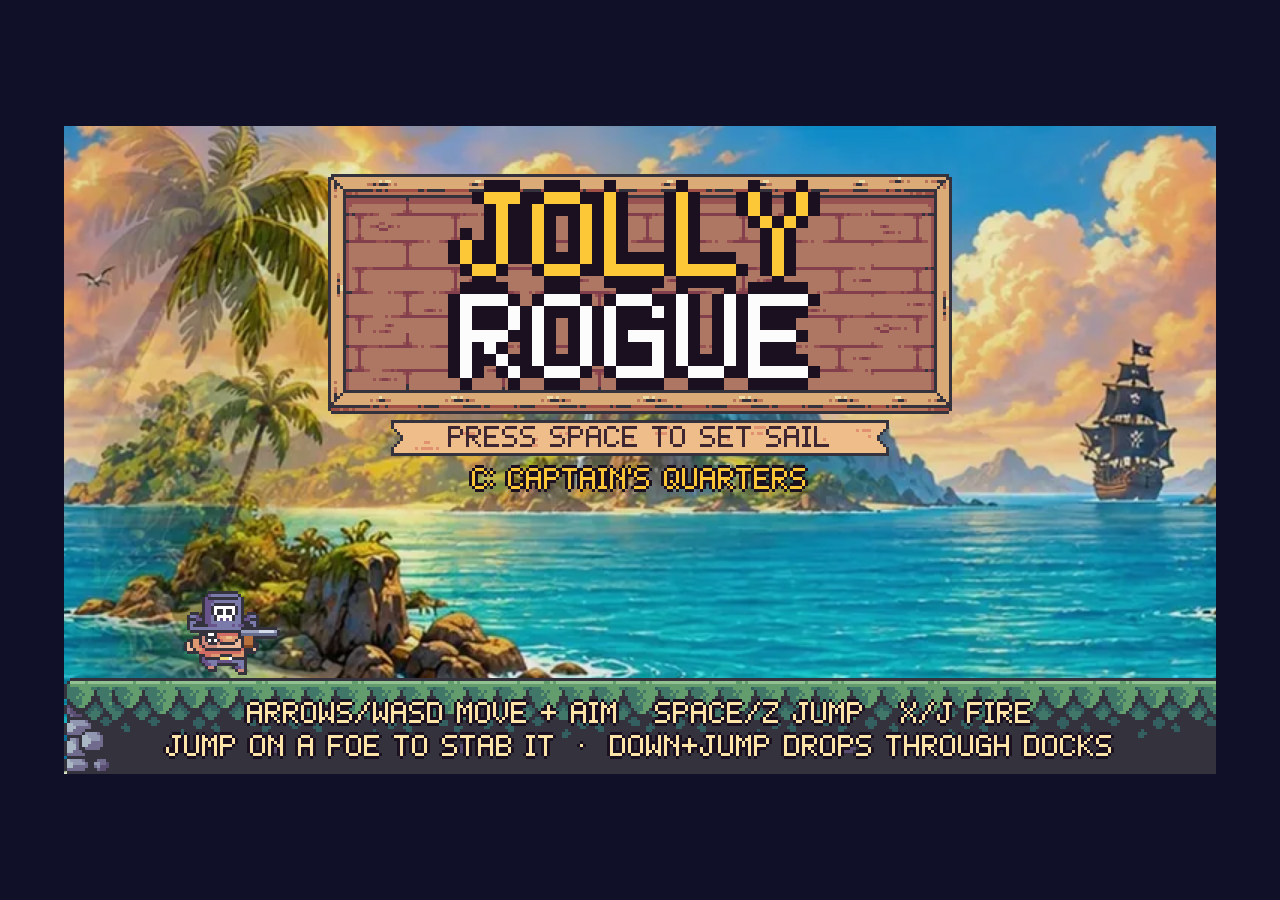
<file: jolly-rogue/play/index.html>
<!doctype html>
<html lang="en">
<head>
<meta charset="utf-8">
<meta name="viewport" content="width=device-width, initial-scale=1, viewport-fit=cover, user-scalable=no">
<meta name="theme-color" content="#3c8cec">
<meta name="description" content="A pirate run-and-gun: twenty levels, twenty rival crews and their bosses. Swing on ropes, grab gold, dress your pirate. Runs entirely on your device.">
<meta name="mobile-web-app-capable" content="yes">
<meta name="apple-mobile-web-app-capable" content="yes">
<meta name="apple-mobile-web-app-status-bar-style" content="black-translucent">
<meta name="apple-mobile-web-app-title" content="Jolly Rogue">
<link rel="manifest" href="manifest.json">
<link rel="icon" type="image/png" sizes="32x32" href="assets/icons/favicon-32.png">
<link rel="icon" type="image/png" sizes="64x64" href="assets/icons/favicon-64.png">
<link rel="apple-touch-icon" href="assets/icons/apple-touch-icon.png">
<title>Jolly Rogue</title>
<style>
  html, body { margin: 0; height: 100%; background: #101028; overflow: hidden; }
  body { display: grid; place-items: center; touch-action: none; user-select: none; -webkit-user-select: none; }
  canvas { display: block; image-rendering: pixelated; image-rendering: crisp-edges; }
  /* ---- phone controls (shown on touch devices, during play) ---- */
  #pad, #dpad, .corner { display: none; }
  html.touch[data-state="play"] #pad, html.touch[data-state="play"] #dpad { display: block; }
  html.touch .corner { display: grid; }
  /* The D-pad: a fixed 8-way cross bottom-left. The touch area is a bit bigger than the cross, and
     a thumb can slide around it (js/touch.js reads the direction from its centre). */
  #dpad { --s: 132px; position: fixed; z-index: 4; touch-action: none; width: calc(var(--s) + 36px); height: calc(var(--s) + 36px);
    left: calc(max(18px, env(safe-area-inset-left)) - 18px); bottom: calc(max(18px, env(safe-area-inset-bottom)) - 18px); }
  /* See-through cross: a thin light outline (.v, the outer plus) around a dark glassy fill (.h). */
  #dpad i { position: absolute; inset: 18px; --a: calc(100% / 3);
    clip-path: polygon(var(--a) 0, calc(100% - var(--a)) 0, calc(100% - var(--a)) var(--a), 100% var(--a), 100% calc(100% - var(--a)),
      calc(100% - var(--a)) calc(100% - var(--a)), calc(100% - var(--a)) 100%, var(--a) 100%, var(--a) calc(100% - var(--a)),
      0 calc(100% - var(--a)), 0 var(--a), var(--a) var(--a)); }
  #dpad .v { background: rgba(255,255,255,.5); z-index: 0; }
  #dpad .h { inset: 21px; background: rgba(16,16,40,.45); z-index: 1; }
  #dpad b { z-index: 2; }
  #dpad .hub { display: none; }
  #dpad b { position: absolute; width: 0; height: 0; border: 9px solid transparent; pointer-events: none; }
  #dpad b.u { left: calc(50% - 9px); top: 26px; border-bottom: 12px solid rgba(255,255,255,.7); border-top: 0; }
  #dpad b.d { left: calc(50% - 9px); bottom: 26px; border-top: 12px solid rgba(255,255,255,.7); border-bottom: 0; }
  #dpad b.l { top: calc(50% - 9px); left: 26px; border-right: 12px solid rgba(255,255,255,.7); border-left: 0; }
  #dpad b.r { top: calc(50% - 9px); right: 26px; border-left: 12px solid rgba(255,255,255,.7); border-right: 0; }
  #dpad b.on { border-bottom-color: #fcc838; border-top-color: #fcc838; border-left-color: #fcc838; border-right-color: #fcc838; }
  #dpad b.u.on { border-left-color: transparent; border-right-color: transparent; }
  #dpad b.d.on { border-left-color: transparent; border-right-color: transparent; }
  #dpad b.l.on, #dpad b.r.on { border-top-color: transparent; border-bottom-color: transparent; }
  #pad { position: fixed; inset: 0; pointer-events: none; z-index: 5; }
  .pbtn { position: fixed; pointer-events: auto; touch-action: none; width: 66px; height: 66px; border-radius: 50%;
    border: 3px solid #33323d; font: bold 12px/1 ui-monospace, Menlo, monospace; color: #33323d;
    box-shadow: 0 4px 0 #33323d; -webkit-appearance: none; appearance: none; padding: 0; user-select: none; -webkit-user-select: none; }
  .pbtn.down { transform: translateY(3px); box-shadow: 0 1px 0 #33323d; filter: brightness(1.15); }
  #btn-jump { right: max(18px, env(safe-area-inset-right)); bottom: max(18px, env(safe-area-inset-bottom)); background: #7aa0e8; }
  #btn-fire { right: calc(max(18px, env(safe-area-inset-right)) + 80px); bottom: calc(max(18px, env(safe-area-inset-bottom)) + 34px); background: #eed878; }
  .corner { position: fixed; z-index: 6; width: 40px; height: 40px; border-radius: 50%; place-items: center;
    top: max(10px, env(safe-area-inset-top)); background: rgba(16,16,40,.5); color: #fff; border: 2px solid rgba(255,255,255,.5);
    font: bold 15px/1 ui-monospace, Menlo, monospace; -webkit-appearance: none; appearance: none; padding: 0; touch-action: none; }
  .corner::after { content: ""; position: absolute; inset: -5px; border-radius: 50%; }
  #btn-pause { left: max(10px, env(safe-area-inset-left)); }
  #btn-mute { right: max(10px, env(safe-area-inset-right)); }
  html.touch:not([data-state="play"]) #btn-pause { display: none; }
  html.touch[data-state="quarters"] .corner, html.touch[data-state="shop"] .corner { display: none; }
  /* An upright phone: the game fills the width at the top (under the corner buttons) and the
     stick and buttons get the open space below it, a little bigger. */
  @media (orientation: portrait) {
    html.touch body { place-items: start center; padding-top: calc(max(10px, env(safe-area-inset-top)) + 50px); box-sizing: border-box; }
    html.touch .pbtn { width: 84px; height: 84px; font-size: 14px; }
    html.touch #dpad { --s: 156px; bottom: calc(max(18px, env(safe-area-inset-bottom)) + 6px); }
    html.touch #btn-jump { bottom: calc(max(18px, env(safe-area-inset-bottom)) + 24px); }
    html.touch #btn-fire { right: calc(max(18px, env(safe-area-inset-right)) + 100px); bottom: calc(max(18px, env(safe-area-inset-bottom)) + 70px); }
  }
  /* The logo while the art loads (js/game.js removes it). */
  #splash { position: fixed; inset: 0; margin: auto; width: min(70vw, 70vh, 480px); z-index: 30; pointer-events: none; }
  #splash.gone { opacity: 0; transition: opacity .4s; }
  @media (prefers-reduced-motion: reduce) { .pbtn.down { transform: none; } }
  .sr-only {
    position: absolute; width: 1px; height: 1px; margin: -1px; padding: 0; border: 0;
    overflow: hidden; clip: rect(0 0 0 0); clip-path: inset(50%); white-space: nowrap;
  }
</style>
</head>
<body>
<img id="splash" src="assets/logo.png" alt="">
<canvas id="game" role="img" aria-label="Jolly Rogue, a pirate run-and-gun game" aria-describedby="game-help"></canvas>
<p id="game-help" class="sr-only">A pirate run-and-gun. Run right through an island, a merchant ship, the hold and a pirate ship, fighting
  rival crews and their bosses and grabbing gold. Keyboard: arrow keys or WASD move and aim, Space or Z jumps,
  X, J or F fires (your blade swings when a sailor is close), P or Escape pauses, M mutes, C opens the
  Captain's Quarters from the title screen. On a phone: drag on the left side to move and aim, and use the JUMP
  and FIRE buttons. Levels, checkpoints, bosses, victories and your final score are announced.</p>
<div id="status" class="sr-only" role="status" aria-live="polite"></div>
<div id="dpad" aria-hidden="true"><i class="h"></i><i class="v"></i><i class="hub"></i><b class="u"></b><b class="r"></b><b class="d"></b><b class="l"></b></div>
<div id="pad">
  <button class="pbtn" id="btn-fire" aria-label="Fire">FIRE</button>
  <button class="pbtn" id="btn-jump" aria-label="Jump">JUMP</button>
</div>
<button class="corner" id="btn-pause" aria-label="Pause">II</button>
<button class="corner" id="btn-mute" aria-label="Mute sound">&#9834;</button>
<!-- Classic scripts (not ES modules) so the game also runs when opened as a local file. -->
<script src="js/core.js"></script>
<script src="js/voyage.js"></script>
<script src="js/chunks.js"></script>
<script src="js/level.js"></script>
<script src="js/ropes.js"></script>
<script src="js/weapons.js"></script>
<script src="js/enemies.js"></script>
<script src="js/bosses.js"></script>
<script src="js/actors.js"></script>
<script src="js/save.js"></script>
<script src="js/pets.js"></script>
<script src="js/quarters.js"></script>
<script src="js/shop.js"></script>
<script src="js/touch.js"></script>
<script src="js/music.js"></script>
<script src="js/pixel.js"></script>
<script src="js/atlas-index.js"></script>
<script src="js/painted.js"></script>
<script src="js/atlas.js"></script>
<script src="js/packart.js"></script>
<script src="js/sprites.js"></script>
<script src="js/art-world.js"></script>
<script src="js/art-areas.js"></script>
<script src="js/art-seas.js"></script>
<script src="js/ui.js"></script>
<script src="js/art.js"></script>
<script src="js/sfx.js"></script>
<script src="js/pad.js"></script>
<script src="js/game.js"></script>
<script>
  // Offline support when served over http(s); a double-clicked file doesn't need it.
  if ('serviceWorker' in navigator && location.protocol.startsWith('http')) {
    window.addEventListener('load', () => navigator.serviceWorker.register('sw.js'));
  }
</script>
</body>
</html>
</file>
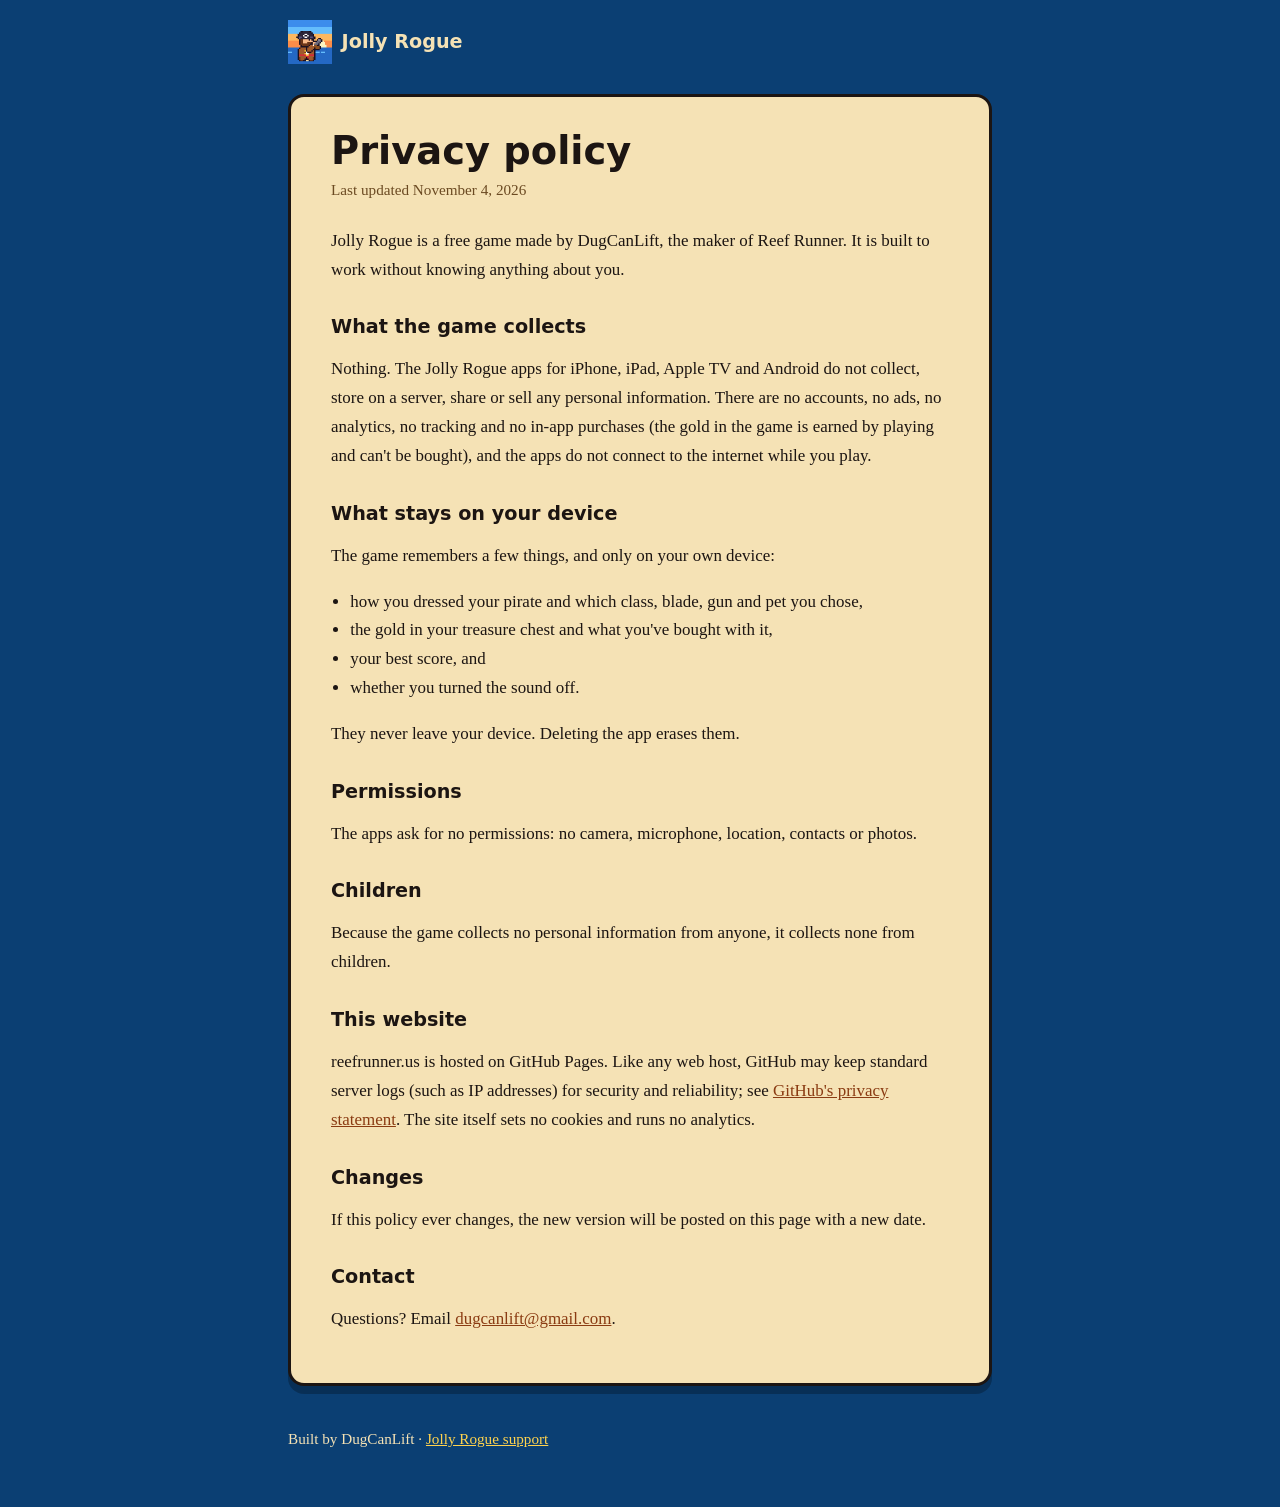
<file: jolly-rogue/privacy/index.html>
<!doctype html>
<html lang="en">
<head>
<meta charset="utf-8">
<meta name="viewport" content="width=device-width,initial-scale=1">
<title>Privacy policy: Jolly Rogue</title>
<meta name="description" content="Jolly Rogue collects no personal data. Your pirate, gold and settings stay on your device.">
<link rel="icon" type="image/png" sizes="32x32" href="../favicon-32.png">
<link rel="stylesheet" href="../../doc.css">
</head>
<body>
<header><div class="wrap"><a href="../support/"><img src="../favicon-64.png" alt="">Jolly Rogue</a></div></header>
<div class="wrap">
<main>
  <h1>Privacy policy</h1>
  <p class="updated">Last updated November 4, 2026</p>

  <p>Jolly Rogue is a free game made by DugCanLift, the maker of Reef Runner. It is
     built to work without knowing anything about you.</p>

  <h2>What the game collects</h2>
  <p>Nothing. The Jolly Rogue apps for iPhone, iPad, Apple TV and Android do not collect, store on a server,
     share or sell any personal information. There are no accounts, no ads, no analytics, no
     tracking and no in-app purchases (the gold in the game is earned by playing and can't be
     bought), and the apps do not connect to the internet while you play.</p>

  <h2>What stays on your device</h2>
  <p>The game remembers a few things, and only on your own device:</p>
  <ul>
    <li>how you dressed your pirate and which class, blade, gun and pet you chose,</li>
    <li>the gold in your treasure chest and what you've bought with it,</li>
    <li>your best score, and</li>
    <li>whether you turned the sound off.</li>
  </ul>
  <p>They never leave your device. Deleting the app erases them.</p>

  <h2>Permissions</h2>
  <p>The apps ask for no permissions: no camera, microphone, location, contacts or photos.</p>

  <h2>Children</h2>
  <p>Because the game collects no personal information from anyone, it collects none from
     children.</p>

  <h2>This website</h2>
  <p>reefrunner.us is hosted on GitHub Pages. Like any web host, GitHub may keep standard server
     logs (such as IP addresses) for security and reliability; see
     <a href="https://docs.github.com/en/site-policy/privacy-policies/github-general-privacy-statement">GitHub's privacy statement</a>.
     The site itself sets no cookies and runs no analytics.</p>

  <h2>Changes</h2>
  <p>If this policy ever changes, the new version will be posted on this page with a new date.</p>

  <h2>Contact</h2>
  <p>Questions? Email <a href="mailto:dugcanlift@gmail.com?subject=Jolly%20Rogue%20privacy">dugcanlift@gmail.com</a>.</p>
</main>
<footer><p>Built by DugCanLift · <a href="../support/">Jolly Rogue support</a></p></footer>
</div>
</body>
</html>
</file>
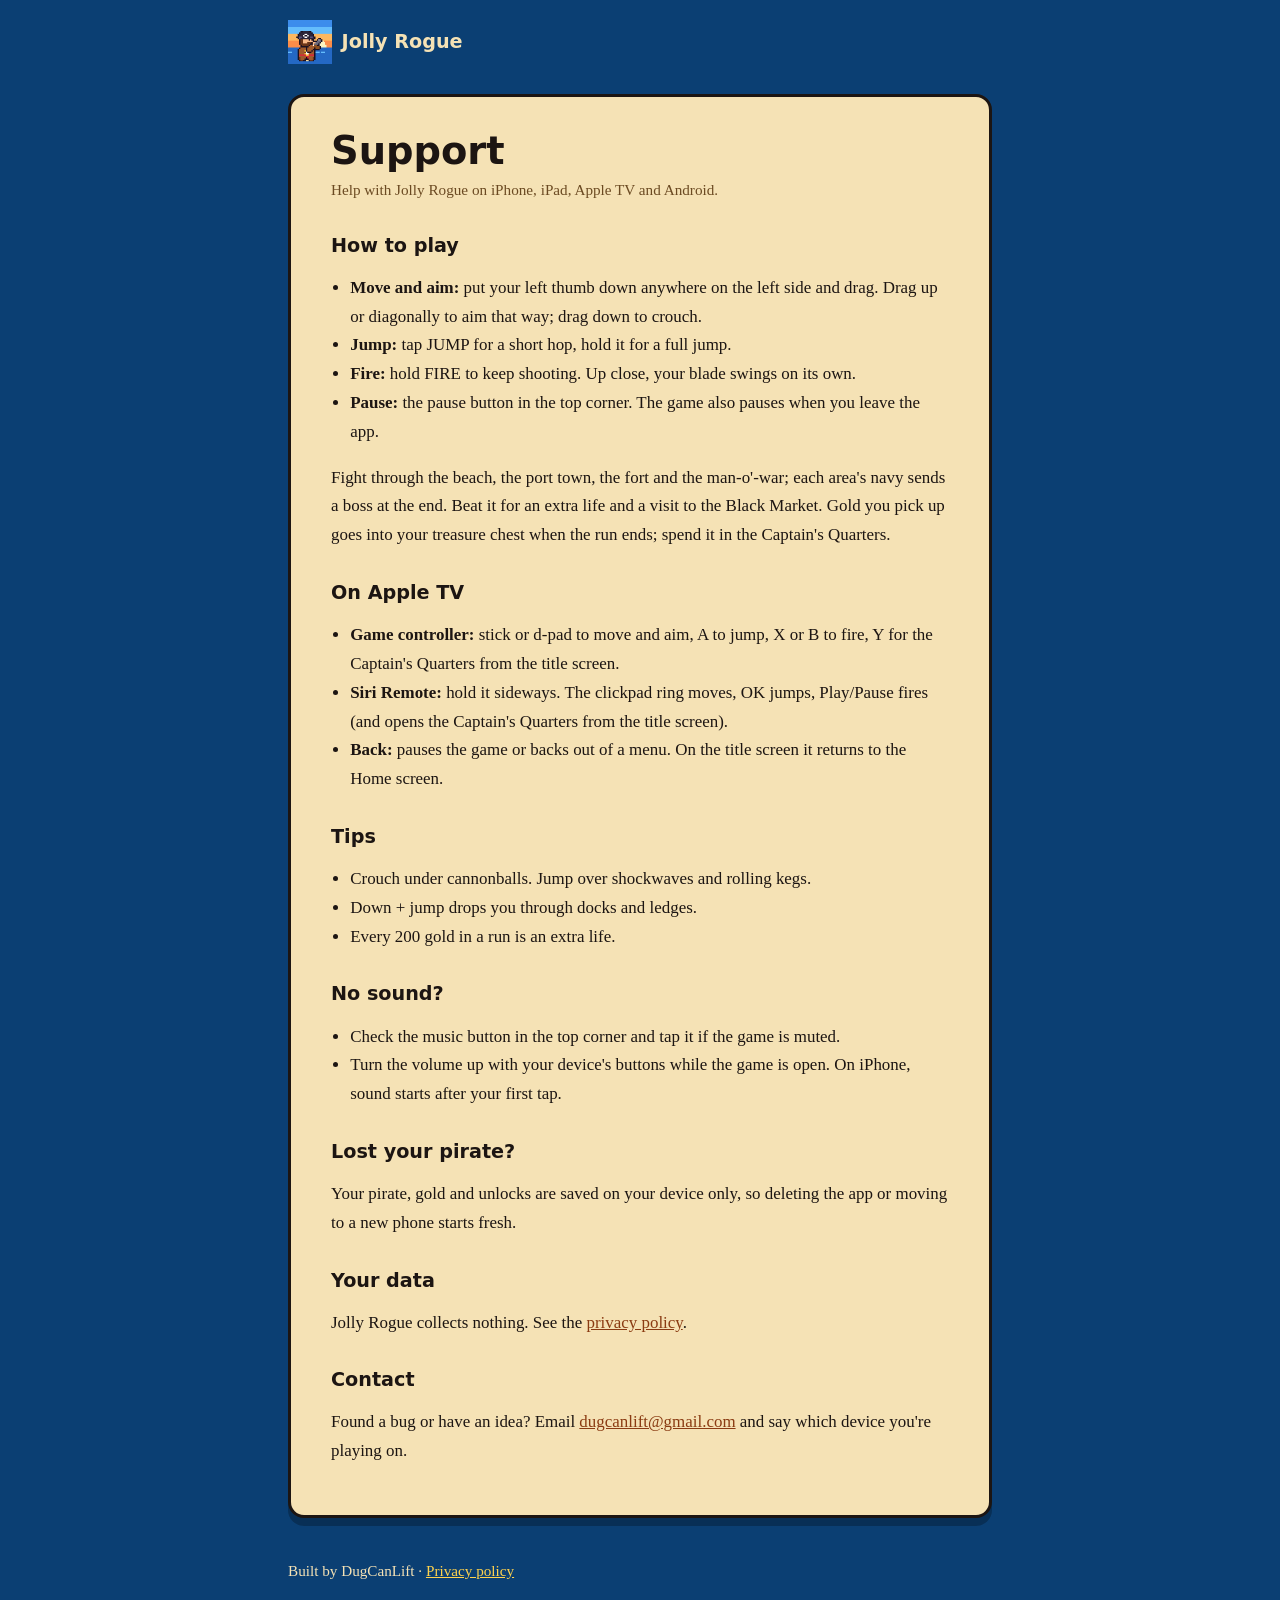
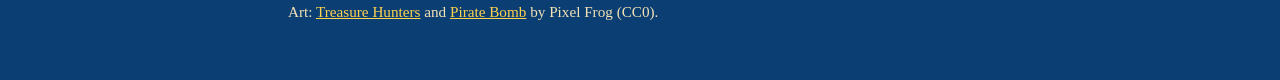
<file: jolly-rogue/support/index.html>
<!doctype html>
<html lang="en">
<head>
<meta charset="utf-8">
<meta name="viewport" content="width=device-width,initial-scale=1">
<title>Support: Jolly Rogue</title>
<meta name="description" content="Help with Jolly Rogue on iPhone, iPad, Apple TV and Android: controls, sound, saving and contact.">
<link rel="icon" type="image/png" sizes="32x32" href="../favicon-32.png">
<link rel="stylesheet" href="../../doc.css">
</head>
<body>
<header><div class="wrap"><a href="./"><img src="../favicon-64.png" alt="">Jolly Rogue</a></div></header>
<div class="wrap">
<main>
  <h1>Support</h1>
  <p class="updated">Help with Jolly Rogue on iPhone, iPad, Apple TV and Android.</p>

  <h2>How to play</h2>
  <ul>
    <li><b>Move and aim:</b> put your left thumb down anywhere on the left side and drag. Drag up
        or diagonally to aim that way; drag down to crouch.</li>
    <li><b>Jump:</b> tap JUMP for a short hop, hold it for a full jump.</li>
    <li><b>Fire:</b> hold FIRE to keep shooting. Up close, your blade swings on its own.</li>
    <li><b>Pause:</b> the pause button in the top corner. The game also pauses when you leave
        the app.</li>
  </ul>
  <p>Fight through the beach, the port town, the fort and the man-o'-war; each area's navy sends
     a boss at the end. Beat it for an extra life and a visit to the Black Market. Gold you pick up
     goes into your treasure chest when the run ends; spend it in the Captain's Quarters.</p>

  <h2>On Apple TV</h2>
  <ul>
    <li><b>Game controller:</b> stick or d-pad to move and aim, A to jump, X or B to fire, Y for
        the Captain's Quarters from the title screen.</li>
    <li><b>Siri Remote:</b> hold it sideways. The clickpad ring moves, OK jumps, Play/Pause fires
        (and opens the Captain's Quarters from the title screen).</li>
    <li><b>Back:</b> pauses the game or backs out of a menu. On the title screen it returns to the
        Home screen.</li>
  </ul>

  <h2>Tips</h2>
  <ul>
    <li>Crouch under cannonballs. Jump over shockwaves and rolling kegs.</li>
    <li>Down + jump drops you through docks and ledges.</li>
    <li>Every 200 gold in a run is an extra life.</li>
  </ul>

  <h2>No sound?</h2>
  <ul>
    <li>Check the music button in the top corner and tap it if the game is muted.</li>
    <li>Turn the volume up with your device's buttons while the game is open. On iPhone, sound
        starts after your first tap.</li>
  </ul>

  <h2>Lost your pirate?</h2>
  <p>Your pirate, gold and unlocks are saved on your device only, so deleting the app or moving to a
     new phone starts fresh.</p>

  <h2>Your data</h2>
  <p>Jolly Rogue collects nothing. See the <a href="../privacy/">privacy policy</a>.</p>

  <h2>Contact</h2>
  <p>Found a bug or have an idea? Email
     <a href="mailto:dugcanlift@gmail.com?subject=Jolly%20Rogue%20support">dugcanlift@gmail.com</a>
     and say which device you're playing on.</p>
</main>
<footer><p>Built by DugCanLift · <a href="../privacy/">Privacy policy</a></p>
<p>Art: <a href="https://pixelfrog-assets.itch.io/treasure-hunters">Treasure Hunters</a> and <a href="https://pixelfrog-assets.itch.io/pirate-bomb">Pirate Bomb</a> by Pixel Frog (CC0).</p></footer>
</div>
</body>
</html>
</file>
<file: doc.css>
/* Plain text pages (privacy, support): the landing page's parchment and ink. */
:root { --ink: #1c1512; --deep: #0b3f73; --gold: #ffd34e; --parch: #f5e2b5; --parch-2: #ead09a;
  --display: "Arial Rounded MT Bold", "Trebuchet MS", "Verdana", system-ui, sans-serif;
  --body: "Iowan Old Style", "Palatino Linotype", Palatino, "Book Antiqua", Georgia, serif; }
* { box-sizing: border-box; }
html { -webkit-text-size-adjust: 100%; }
body { margin: 0; background: var(--deep); color: var(--ink); font: 1.06rem/1.7 var(--body); }
header { padding: 1.25rem 0; }
header a { display: inline-flex; align-items: center; gap: .6rem; color: var(--parch); text-decoration: none;
  font: 900 1.2rem/1 var(--display); }
header img { width: 44px; height: 44px; }
.wrap { width: min(100% - 2rem, 44rem); margin-inline: auto; }
main { background: var(--parch); border: 3px solid var(--ink); border-radius: 16px; padding: 2rem clamp(1.25rem, 4vw, 2.5rem);
  box-shadow: 0 8px 0 rgba(0, 0, 0, .25); margin-bottom: 2.5rem; }
h1, h2 { font-family: var(--display); font-weight: 900; line-height: 1.15; }
h1 { font-size: clamp(1.8rem, 1.3rem + 2vw, 2.4rem); margin: 0 0 .25rem; }
h2 { font-size: 1.2rem; margin: 2rem 0 .4rem; }
.updated { margin: 0 0 1.5rem; color: #6b4a22; font-size: .95rem; }
a { color: #8a3b12; }
a:focus-visible { outline: 3px solid var(--gold); outline-offset: 3px; }
/* On parchment, gold is invisible (about 1.1:1): use ink there. Header and footer stay gold on navy. */
main a:focus-visible { outline-color: var(--ink); }
ul { padding-left: 1.2rem; }
footer { color: var(--parch); font-size: .95rem; padding-bottom: 2.5rem; }
footer a { color: var(--gold); }
</file>
